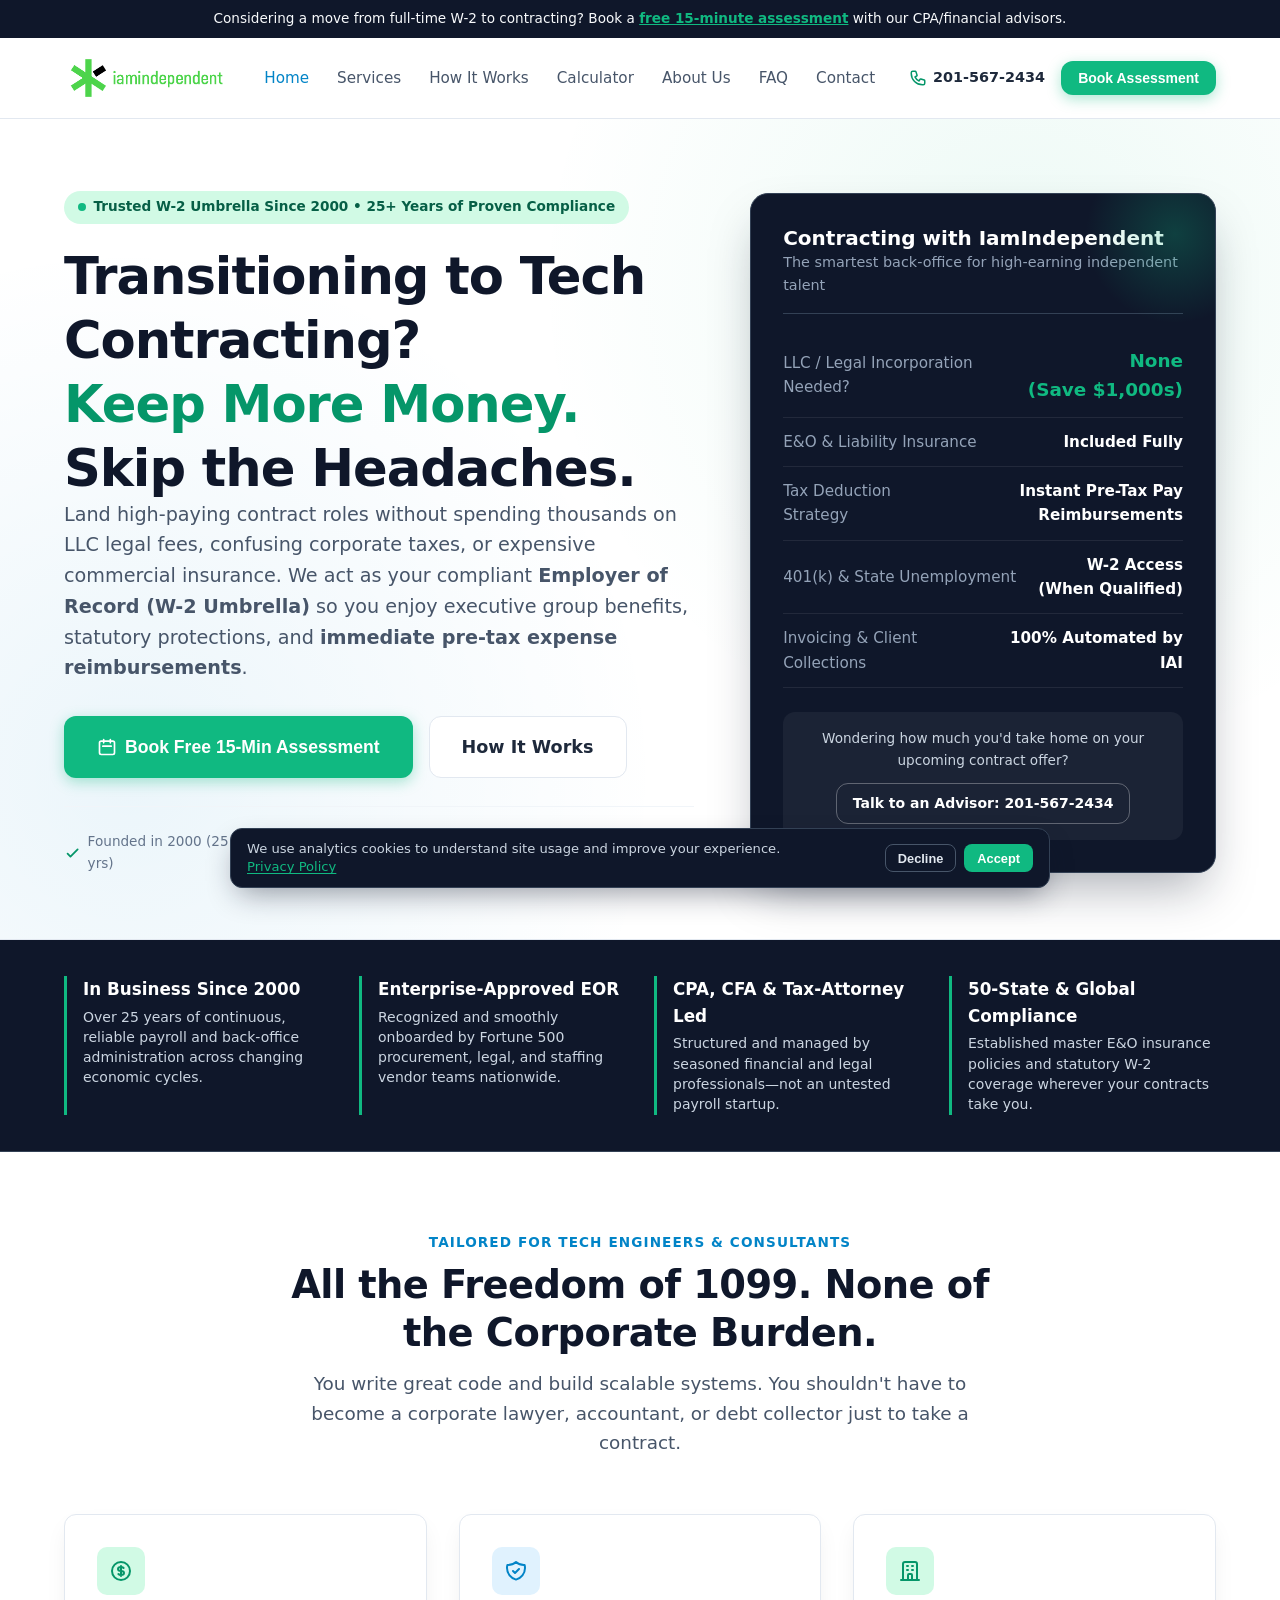
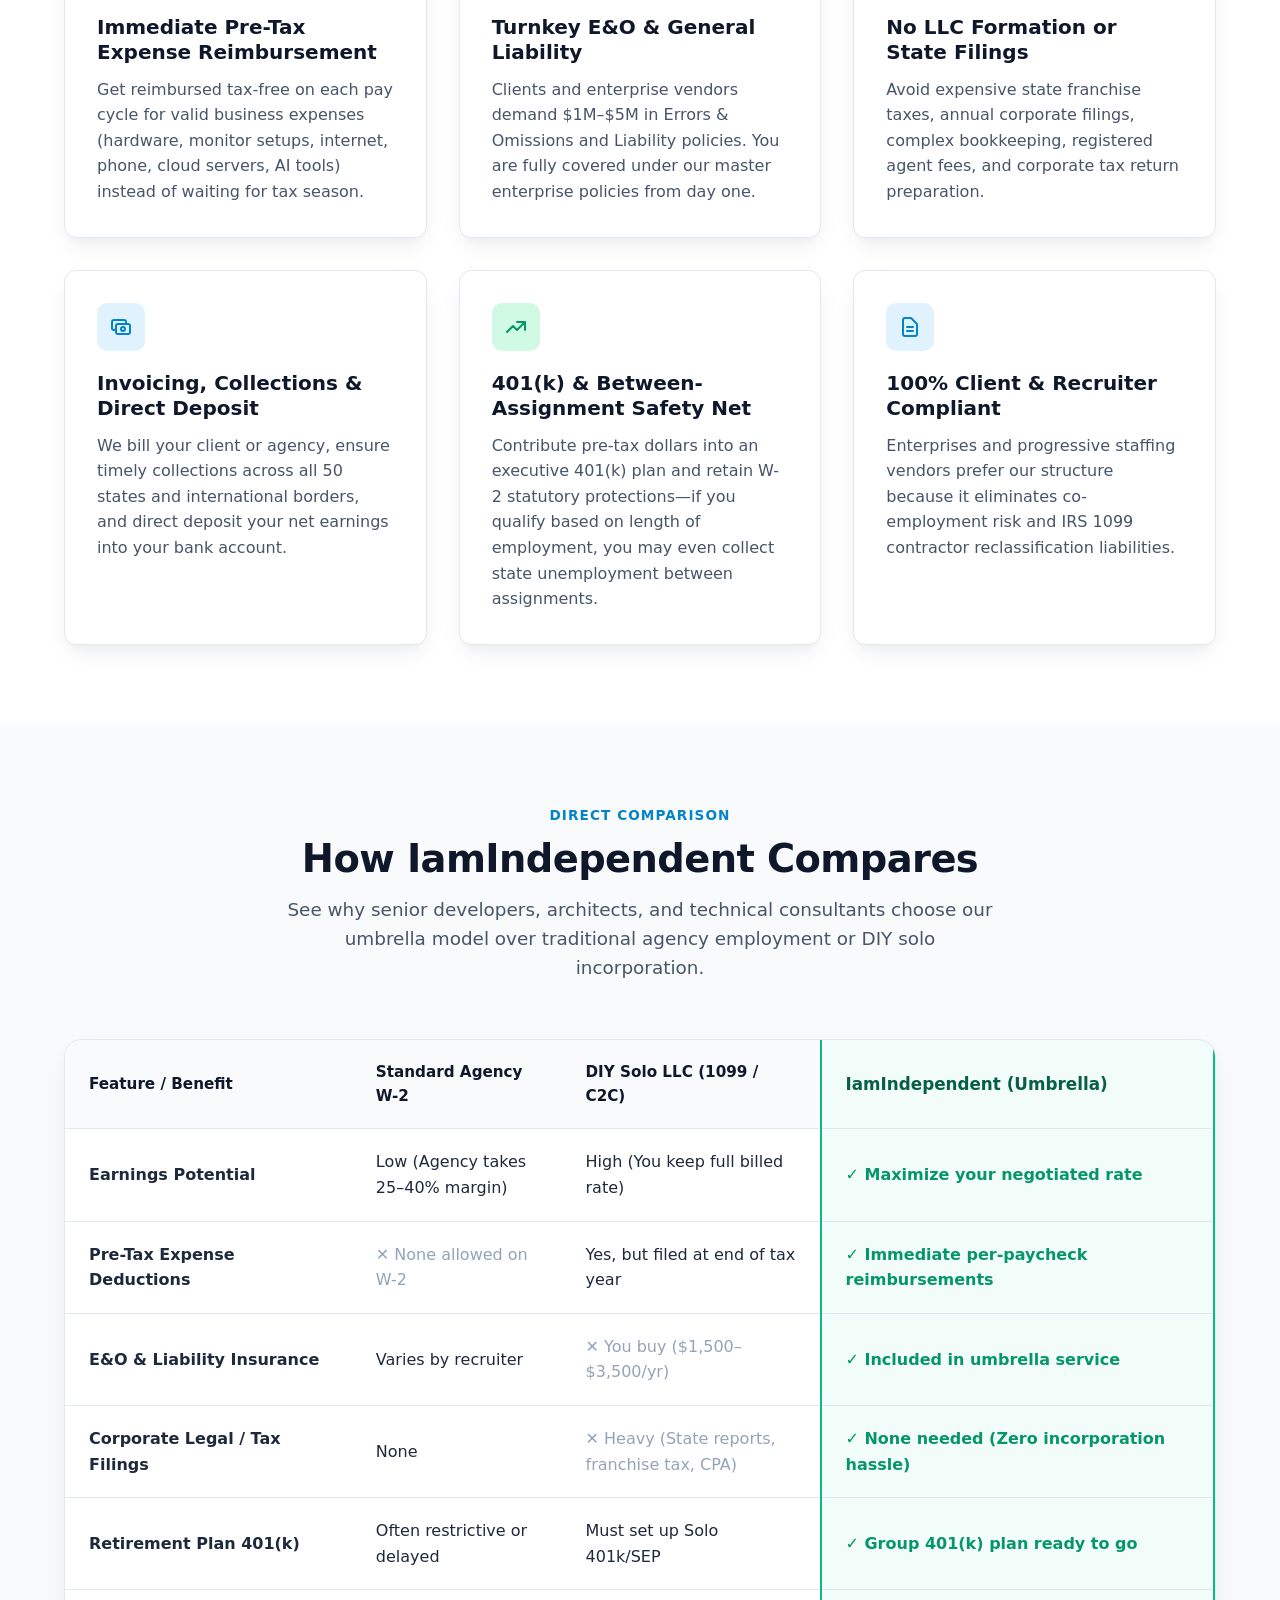
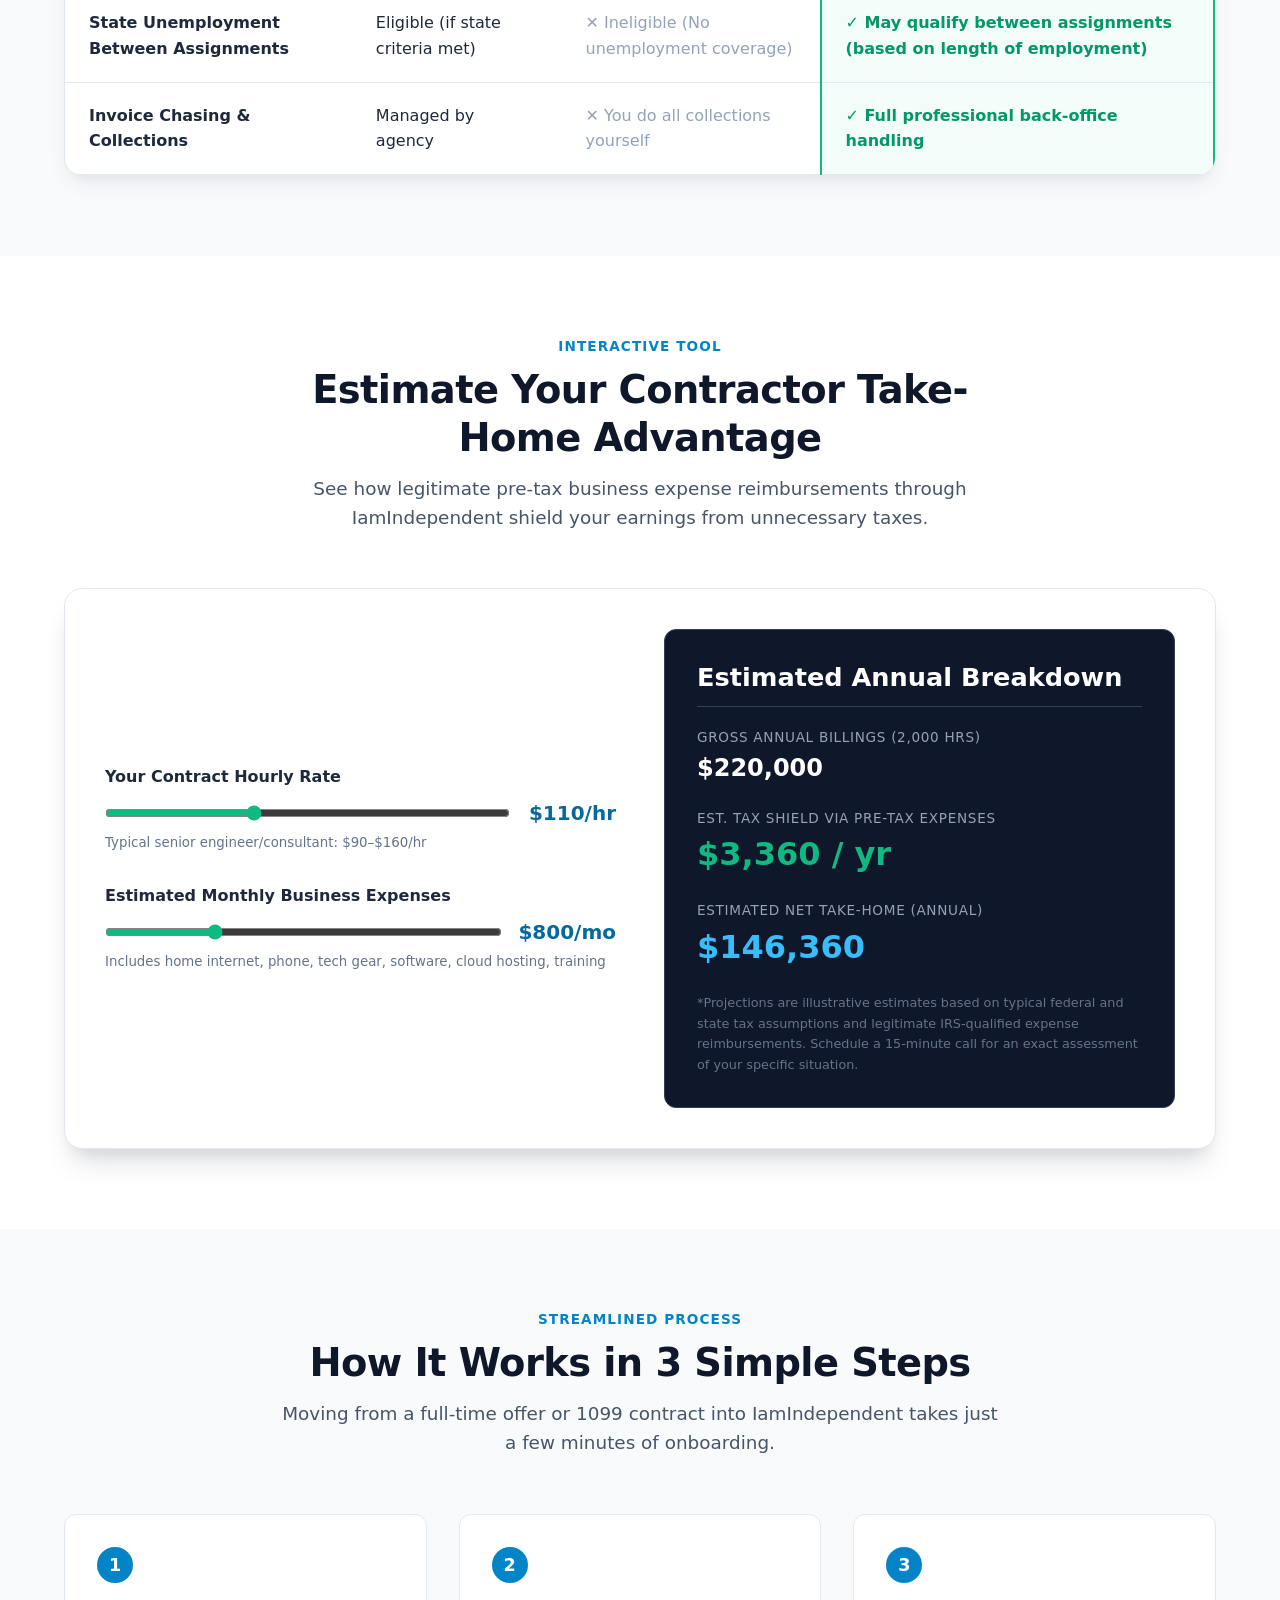
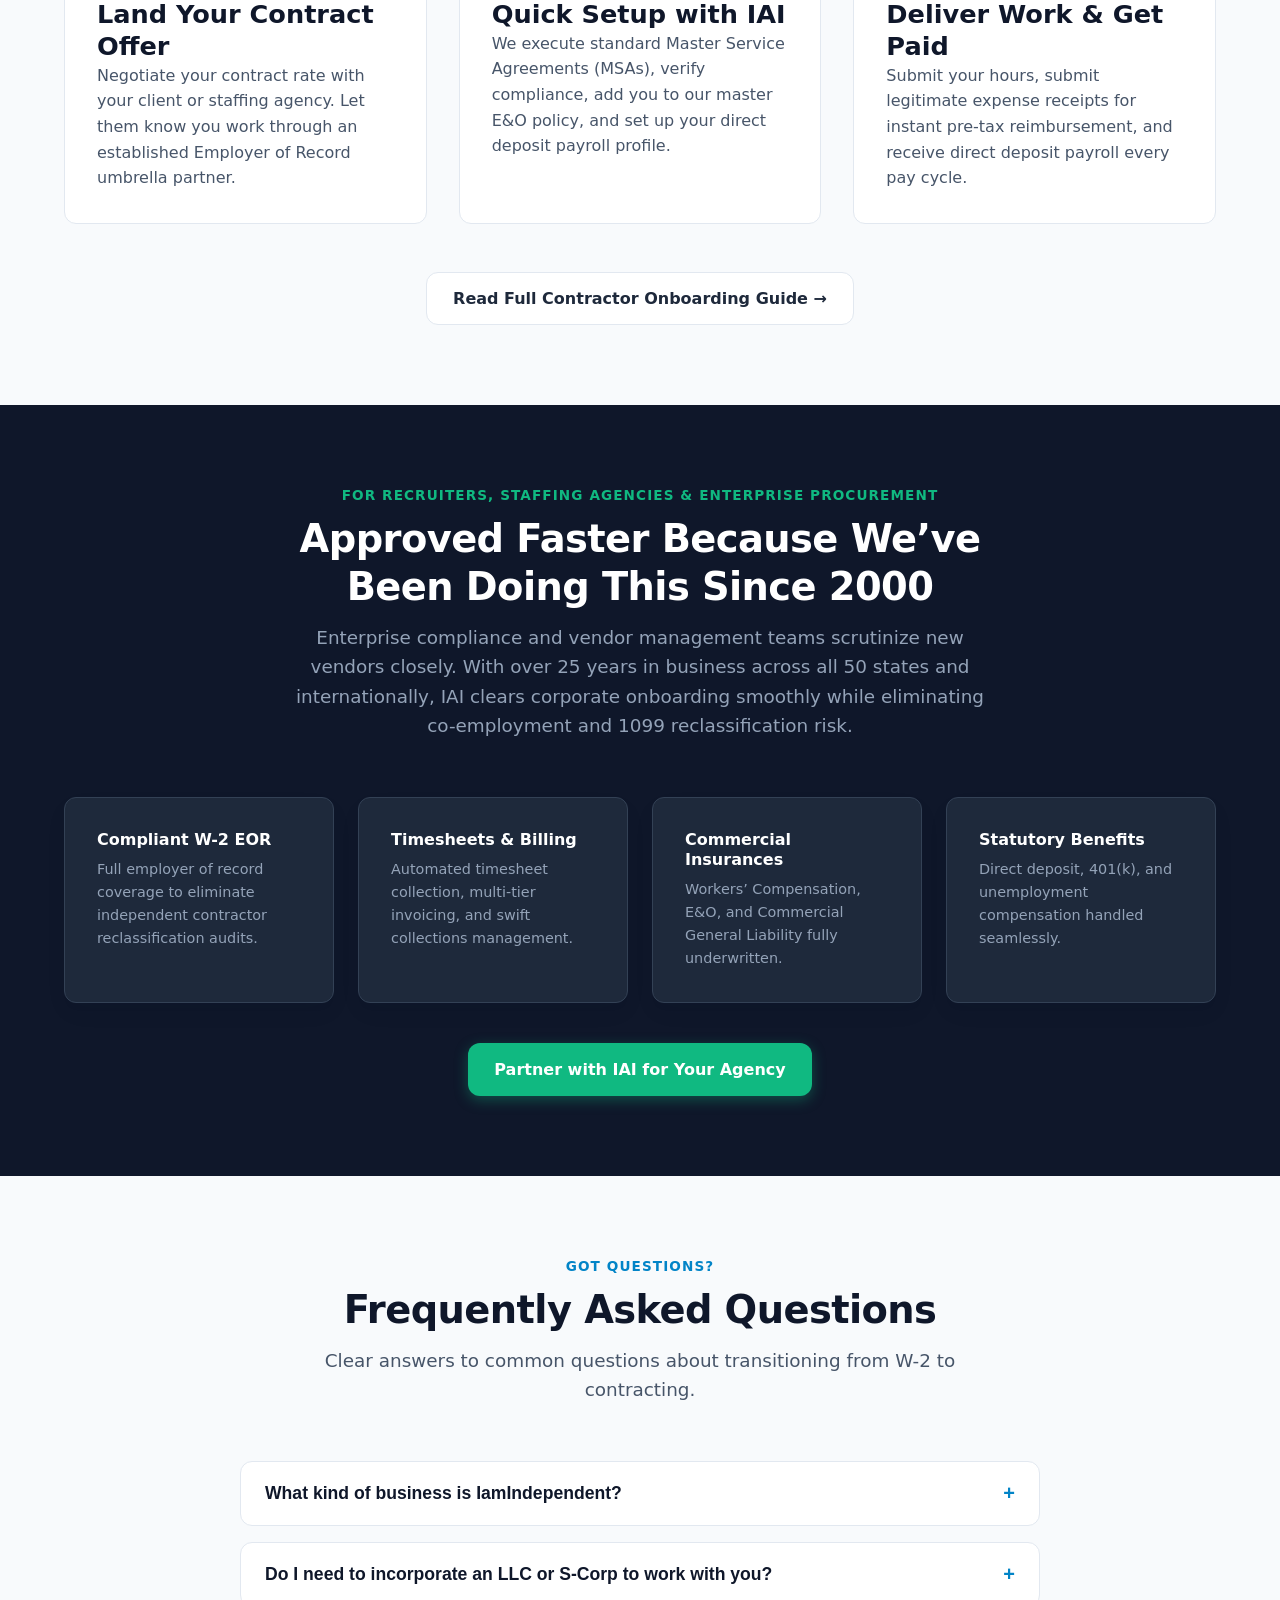
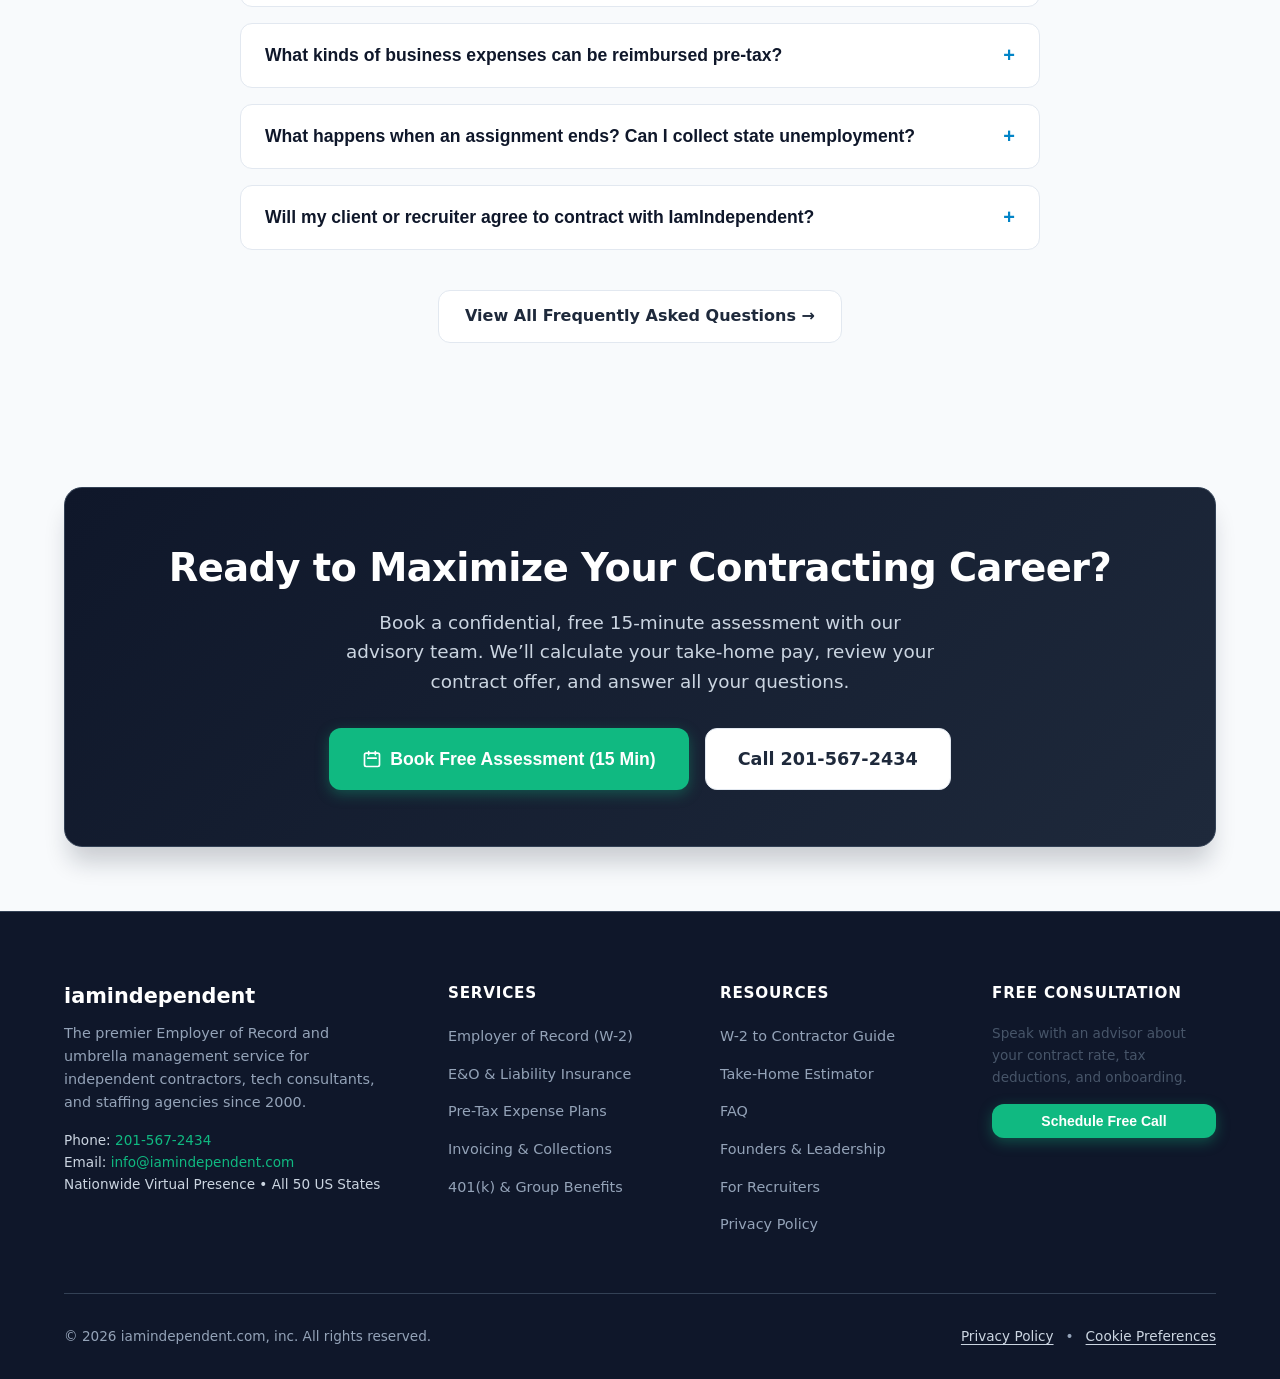
<file: index.html>
<!DOCTYPE html>
<html lang="en">
<head>
  <!-- Google tag (gtag.js) with Consent Mode v2 -->
  <script>
    window.dataLayer = window.dataLayer || [];
    function gtag(){dataLayer.push(arguments);}
    (function() {
      var saved = null;
      try { saved = localStorage.getItem('iai_cookie_consent'); } catch (e) {}
      var gpc = navigator.globalPrivacyControl === true;
      gtag('consent', 'default', {
        ad_storage: 'denied',
        ad_user_data: 'denied',
        ad_personalization: 'denied',
        analytics_storage: 'denied',
        region: ['AT','BE','BG','HR','CY','CZ','DK','EE','FI','FR','DE','GR','HU','IS','IE','IT','LV','LI','LT','LU','MT','NL','NO','PL','PT','RO','SK','SI','ES','SE','GB','CH'],
        wait_for_update: 500
      });
      gtag('consent', 'default', {
        ad_storage: 'denied',
        ad_user_data: 'denied',
        ad_personalization: 'denied',
        analytics_storage: (saved === 'denied' || (!saved && gpc)) ? 'denied' : 'granted'
      });
      if (saved === 'granted' || saved === 'denied') {
        gtag('consent', 'update', { analytics_storage: saved });
      }
    })();
  </script>
  <script async src="https://www.googletagmanager.com/gtag/js?id=G-ZEZWZV7GDF"></script>
  <script>
    gtag('js', new Date());
    gtag('config', 'G-ZEZWZV7GDF');
  </script>
  <meta charset="UTF-8">
  <meta name="viewport" content="width=device-width, initial-scale=1.0">
  <title>IamIndependent | Employer of Record & Umbrella Services for Tech Contractors</title>
  <meta name="description" content="Maximize your contract earnings without the tax and legal headache. IamIndependent provides W-2 Employer of Record, full E&O insurance, 401(k), and pre-tax expense reimbursements.">
  <link rel="stylesheet" href="assets/css/styles.css">
</head>
<body>

  <!-- Top Announcement Bar -->
  <aside class="top-notice">
    <span>Considering a move from full-time W-2 to contracting? Book a <a href="#booking" class="btn-open-modal">free 15-minute assessment</a> with our CPA/financial advisors.</span>
  </aside>

  <!-- Navigation Header -->
  <header class="header">
    <div class="container nav-container">
      <a href="index.html" class="brand">
        <img src="assets/images/logo.png" alt="iamindependent logo" width="165" height="48">
      </a>

      <ul class="nav-menu" id="navMenu">
        <li><a href="index.html" class="nav-link active">Home</a></li>
        <li><a href="services.html" class="nav-link">Services</a></li>
        <li><a href="how-it-works.html" class="nav-link">How It Works</a></li>
        <li><a href="#calculator" class="nav-link">Calculator</a></li>
        <li><a href="about.html" class="nav-link">About Us</a></li>
        <li><a href="faq.html" class="nav-link">FAQ</a></li>
        <li><a href="book.html" class="nav-link">Contact</a></li>
      </ul>

      <div class="nav-cta-group">
        <a href="tel:2015672434" class="nav-phone">
          <svg width="18" height="18" fill="none" stroke="currentColor" viewBox="0 0 24 24"><path stroke-linecap="round" stroke-linejoin="round" stroke-width="2" d="M3 5a2 2 0 012-2h3.28a1 1 0 01.948.684l1.498 4.493a1 1 0 01-.502 1.21l-2.257 1.13a11.042 11.042 0 005.516 5.516l1.13-2.257a1 1 0 011.21-.502l4.493 1.498a1 1 0 01.684.949V19a2 2 0 01-2 2h-1C9.716 21 3 14.284 3 6V5z"></path></svg>
          201-567-2434
        </a>
        <button class="btn btn-primary btn-sm btn-open-modal">Book Assessment</button>
        <button class="menu-toggle" id="menuToggle" aria-label="Toggle navigation">
          <svg width="24" height="24" fill="none" stroke="currentColor" viewBox="0 0 24 24"><path stroke-linecap="round" stroke-linejoin="round" stroke-width="2" d="M4 6h16M4 12h16M4 18h16"></path></svg>
        </button>
      </div>
    </div>
  </header>

  <!-- Hero Section -->
  <main>
    <section class="hero">
      <div class="container hero-grid">
        <div>
          <span class="badge">
            <span class="badge-dot"></span> Trusted W-2 Umbrella Since 2000 &bull; 25+ Years of Proven Compliance
          </span>
          <h1>Transitioning to Tech Contracting?<br><span class="text-accent">Keep More Money.</span> Skip the Headaches.</h1>
          <p class="lead">
            Land high-paying contract roles without spending thousands on LLC legal fees, confusing corporate taxes, or expensive commercial insurance. We act as your compliant <strong>Employer of Record (W-2 Umbrella)</strong> so you enjoy executive group benefits, statutory protections, and <strong>immediate pre-tax expense reimbursements</strong>.
          </p>

          <div class="hero-actions">
            <button class="btn btn-primary btn-lg btn-open-modal">
              <svg width="20" height="20" fill="none" stroke="currentColor" viewBox="0 0 24 24"><path stroke-linecap="round" stroke-linejoin="round" stroke-width="2" d="M8 7V3m8 4V3m-9 8h10M5 21h14a2 2 0 002-2V7a2 2 0 00-2-2H5a2 2 0 00-2 2v12a2 2 0 002 2z"></path></svg>
              Book Free 15-Min Assessment
            </button>
            <a href="how-it-works.html" class="btn btn-secondary btn-lg">How It Works</a>
          </div>

          <div class="hero-trust">
            <div class="trust-item">
              <svg width="18" height="18" fill="none" stroke="currentColor" viewBox="0 0 24 24"><path stroke-linecap="round" stroke-linejoin="round" stroke-width="2.5" d="M5 13l4 4L19 7"></path></svg>
              <span>Founded in 2000 (25+ yrs)</span>
            </div>
            <div class="trust-item">
              <svg width="18" height="18" fill="none" stroke="currentColor" viewBox="0 0 24 24"><path stroke-linecap="round" stroke-linejoin="round" stroke-width="2.5" d="M5 13l4 4L19 7"></path></svg>
              <span>Founded by CPAs & CFA</span>
            </div>
            <div class="trust-item">
              <svg width="18" height="18" fill="none" stroke="currentColor" viewBox="0 0 24 24"><path stroke-linecap="round" stroke-linejoin="round" stroke-width="2.5" d="M5 13l4 4L19 7"></path></svg>
              <span>50-State & Global Coverage</span>
            </div>
          </div>
        </div>

        <!-- Hero Snapshot Card -->
        <div class="hero-card">
          <div class="hero-card-header">
            <h3>Contracting with IamIndependent</h3>
            <p>The smartest back-office for high-earning independent talent</p>
          </div>

          <div class="stat-row">
            <span class="stat-label">LLC / Legal Incorporation Needed?</span>
            <span class="stat-value highlight">None<br>(Save&nbsp;$1,000s)</span>
          </div>
          <div class="stat-row">
            <span class="stat-label">E&O & Liability Insurance</span>
            <span class="stat-value">Included Fully</span>
          </div>
          <div class="stat-row">
            <span class="stat-label">Tax Deduction Strategy</span>
            <span class="stat-value">Instant Pre-Tax Pay Reimbursements</span>
          </div>
          <div class="stat-row">
            <span class="stat-label">401(k) &amp; State Unemployment</span>
            <span class="stat-value">W-2&nbsp;Access<br>(When&nbsp;Qualified)</span>
          </div>
          <div class="stat-row">
            <span class="stat-label">Invoicing & Client Collections</span>
            <span class="stat-value">100% Automated by IAI</span>
          </div>

          <div class="hero-card-cta">
            <p>Wondering how much you'd take home on your upcoming contract offer?</p>
            <a href="tel:2015672434" class="btn btn-outline btn-sm">Talk to an Advisor: 201-567-2434</a>
          </div>
        </div>
      </div>
    </section>

    <!-- 25+ Year Track Record & Enterprise Credibility Strip -->
    <section class="track-record-bar" aria-label="Company Track Record">
      <div class="container track-record-grid">
        <div class="track-record-item">
          <strong>In Business Since 2000</strong>
          <span>Over 25 years of continuous, reliable payroll and back-office administration across changing economic cycles.</span>
        </div>
        <div class="track-record-item">
          <strong>Enterprise-Approved EOR</strong>
          <span>Recognized and smoothly onboarded by Fortune 500 procurement, legal, and staffing vendor teams nationwide.</span>
        </div>
        <div class="track-record-item">
          <strong>CPA, CFA &amp; Tax-Attorney Led</strong>
          <span>Structured and managed by seasoned financial and legal professionals—not an untested payroll startup.</span>
        </div>
        <div class="track-record-item">
          <strong>50-State &amp; Global Compliance</strong>
          <span>Established master E&amp;O insurance policies and statutory W-2 coverage wherever your contracts take you.</span>
        </div>
      </div>
    </section>

    <!-- Why Independent Tech Pros Choose IAI -->
    <section class="section section-alt">
      <div class="container">
        <div class="section-header">
          <span class="subheading">Tailored for Tech Engineers & Consultants</span>
          <h2>All the Freedom of 1099. None of the Corporate Burden.</h2>
          <p>You write great code and build scalable systems. You shouldn't have to become a corporate lawyer, accountant, or debt collector just to take a contract.</p>
        </div>

        <div class="grid-3">
          <div class="card">
            <div class="card-icon emerald">
              <svg width="24" height="24" fill="none" stroke="currentColor" viewBox="0 0 24 24"><path stroke-linecap="round" stroke-linejoin="round" stroke-width="2" d="M12 8c-1.657 0-3 .895-3 2s1.343 2 3 2 3 .895 3 2-1.343 2-3 2m0-8c1.11 0 2.08.402 2.599 1M12 8V7m0 1v8m0 0v1m0-1c-1.11 0-2.08-.402-2.599-1M21 12a9 9 0 11-18 0 9 9 0 0118 0z"></path></svg>
            </div>
            <h3>Immediate Pre-Tax Expense Reimbursement</h3>
            <p>Get reimbursed tax-free on each pay cycle for valid business expenses (hardware, monitor setups, internet, phone, cloud servers, AI tools) instead of waiting for tax season.</p>
          </div>

          <div class="card">
            <div class="card-icon">
              <svg width="24" height="24" fill="none" stroke="currentColor" viewBox="0 0 24 24"><path stroke-linecap="round" stroke-linejoin="round" stroke-width="2" d="M9 12l2 2 4-4m5.618-4.016A11.955 11.955 0 0112 2.944a11.955 11.955 0 01-8.618 3.04A12.02 12.02 0 003 9c0 5.591 3.824 10.29 9 11.622 5.176-1.332 9-6.03 9-11.622 0-1.042-.133-2.052-.382-3.016z"></path></svg>
            </div>
            <h3>Turnkey E&O & General Liability</h3>
            <p>Clients and enterprise vendors demand $1M–$5M in Errors & Omissions and Liability policies. You are fully covered under our master enterprise policies from day one.</p>
          </div>

          <div class="card">
            <div class="card-icon emerald">
              <svg width="24" height="24" fill="none" stroke="currentColor" viewBox="0 0 24 24"><path stroke-linecap="round" stroke-linejoin="round" stroke-width="2" d="M19 21V5a2 2 0 00-2-2H7a2 2 0 00-2 2v16m14 0h2m-2 0h-5m-9 0H3m2 0h5M9 7h1m-1 4h1m4-4h1m-1 4h1m-5 10v-5a1 1 0 011-1h2a1 1 0 011 1v5m-4 0h4"></path></svg>
            </div>
            <h3>No LLC Formation or State Filings</h3>
            <p>Avoid expensive state franchise taxes, annual corporate filings, complex bookkeeping, registered agent fees, and corporate tax return preparation.</p>
          </div>

          <div class="card">
            <div class="card-icon">
              <svg width="24" height="24" fill="none" stroke="currentColor" viewBox="0 0 24 24"><path stroke-linecap="round" stroke-linejoin="round" stroke-width="2" d="M17 9V7a2 2 0 00-2-2H5a2 2 0 00-2 2v6a2 2 0 002 2h2m2 4h10a2 2 0 002-2v-6a2 2 0 00-2-2H9a2 2 0 00-2 2v6a2 2 0 002 2zm7-5a2 2 0 11-4 0 2 2 0 014 0z"></path></svg>
            </div>
            <h3>Invoicing, Collections & Direct Deposit</h3>
            <p>We bill your client or agency, ensure timely collections across all 50 states and international borders, and direct deposit your net earnings into your bank account.</p>
          </div>

          <div class="card">
            <div class="card-icon emerald">
              <svg width="24" height="24" fill="none" stroke="currentColor" viewBox="0 0 24 24"><path stroke-linecap="round" stroke-linejoin="round" stroke-width="2" d="M13 7h8m0 0v8m0-8l-8 8-4-4-6 6"></path></svg>
            </div>
            <h3>401(k) &amp; Between-Assignment Safety Net</h3>
            <p>Contribute pre-tax dollars into an executive 401(k) plan and retain W-2 statutory protections—if you qualify based on length of employment, you may even collect state unemployment between assignments.</p>
          </div>

          <div class="card">
            <div class="card-icon">
              <svg width="24" height="24" fill="none" stroke="currentColor" viewBox="0 0 24 24"><path stroke-linecap="round" stroke-linejoin="round" stroke-width="2" d="M9 12h6m-6 4h6m2 5H7a2 2 0 01-2-2V5a2 2 0 012-2h5.586a1 1 0 01.707.293l5.414 5.414a1 1 0 01.293.707V19a2 2 0 01-2 2z"></path></svg>
            </div>
            <h3>100% Client & Recruiter Compliant</h3>
            <p>Enterprises and progressive staffing vendors prefer our structure because it eliminates co-employment risk and IRS 1099 contractor reclassification liabilities.</p>
          </div>
        </div>
      </div>
    </section>

    <!-- Side-by-Side Comparison Section -->
    <section class="section">
      <div class="container">
        <div class="section-header">
          <span class="subheading">Direct Comparison</span>
          <h2>How IamIndependent Compares</h2>
          <p>See why senior developers, architects, and technical consultants choose our umbrella model over traditional agency employment or DIY solo incorporation.</p>
        </div>

        <div class="comparison-table-wrapper">
          <table class="comparison-table">
            <thead>
              <tr>
                <th>Feature / Benefit</th>
                <th>Standard Agency W-2</th>
                <th>DIY Solo LLC (1099 / C2C)</th>
                <th class="highlight-col">IamIndependent (Umbrella)</th>
              </tr>
            </thead>
            <tbody>
              <tr>
                <td><strong>Earnings Potential</strong></td>
                <td>Low (Agency takes 25–40% margin)</td>
                <td>High (You keep full billed rate)</td>
                <td class="highlight-col"><span class="check-yes">✓ Maximize your negotiated rate</span></td>
              </tr>
              <tr>
                <td><strong>Pre-Tax Expense Deductions</strong></td>
                <td><span class="check-no">✕ None allowed on W-2</span></td>
                <td>Yes, but filed at end of tax year</td>
                <td class="highlight-col"><span class="check-yes">✓ Immediate per-paycheck reimbursements</span></td>
              </tr>
              <tr>
                <td><strong>E&O & Liability Insurance</strong></td>
                <td>Varies by recruiter</td>
                <td><span class="check-no">✕ You buy ($1,500–$3,500/yr)</span></td>
                <td class="highlight-col"><span class="check-yes">✓ Included in umbrella service</span></td>
              </tr>
              <tr>
                <td><strong>Corporate Legal / Tax Filings</strong></td>
                <td>None</td>
                <td><span class="check-no">✕ Heavy (State reports, franchise tax, CPA)</span></td>
                <td class="highlight-col"><span class="check-yes">✓ None needed (Zero incorporation hassle)</span></td>
              </tr>
              <tr>
                <td><strong>Retirement Plan 401(k)</strong></td>
                <td>Often restrictive or delayed</td>
                <td>Must set up Solo 401k/SEP</td>
                <td class="highlight-col"><span class="check-yes">✓ Group 401(k) plan ready to go</span></td>
              </tr>
              <tr>
                <td><strong>State Unemployment Between Assignments</strong></td>
                <td>Eligible (if state criteria met)</td>
                <td><span class="check-no">✕ Ineligible (No unemployment coverage)</span></td>
                <td class="highlight-col"><span class="check-yes">✓ May qualify between assignments (based on length of employment)</span></td>
              </tr>
              <tr>
                <td><strong>Invoice Chasing & Collections</strong></td>
                <td>Managed by agency</td>
                <td><span class="check-no">✕ You do all collections yourself</span></td>
                <td class="highlight-col"><span class="check-yes">✓ Full professional back-office handling</span></td>
              </tr>
            </tbody>
          </table>
        </div>
      </div>
    </section>

    <!-- Interactive Calculator Section -->
    <section class="section section-alt" id="calculator">
      <div class="container">
        <div class="section-header">
          <span class="subheading">Interactive Tool</span>
          <h2>Estimate Your Contractor Take-Home Advantage</h2>
          <p>See how legitimate pre-tax business expense reimbursements through IamIndependent shield your earnings from unnecessary taxes.</p>
        </div>

        <div class="calc-card">
          <div class="calc-inputs">
            <div class="calc-group">
              <label for="hourlyRate">Your Contract Hourly Rate</label>
              <div class="range-wrap">
                <input type="range" id="hourlyRate" class="range-slider" min="30" max="250" step="5" value="110">
                <span id="hourlyRateVal" class="range-val">$110/hr</span>
              </div>
              <small style="color:#64748b;">Typical senior engineer/consultant: $90–$160/hr</small>
            </div>

            <div class="calc-group">
              <label for="monthlyExpenses">Estimated Monthly Business Expenses</label>
              <div class="range-wrap">
                <input type="range" id="monthlyExpenses" class="range-slider" min="0" max="3000" step="100" value="800">
                <span id="monthlyExpensesVal" class="range-val">$800/mo</span>
              </div>
              <small style="color:#64748b;">Includes home internet, phone, tech gear, software, cloud hosting, training</small>
            </div>
          </div>

          <div class="calc-results">
            <h3>Estimated Annual Breakdown</h3>

            <div class="result-metric">
              <div class="label">Gross Annual Billings (2,000 hrs)</div>
              <div class="value" id="calcGross" style="font-size: 1.5rem; color:#ffffff;">$220,000</div>
            </div>

            <div class="result-metric">
              <div class="label">Est. Tax Shield via Pre-Tax Expenses</div>
              <div class="value" id="calcTaxSavings">$3,360 / yr</div>
            </div>

            <div class="result-metric">
              <div class="label">Estimated Net Take-Home (Annual)</div>
              <div class="value" id="calcTakeHome" style="color:#38bdf8;">$146,360</div>
            </div>

            <p class="result-note">
              *Projections are illustrative estimates based on typical federal and state tax assumptions and legitimate IRS-qualified expense reimbursements. Schedule a 15-minute call for an exact assessment of your specific situation.
            </p>
          </div>
        </div>
      </div>
    </section>

    <!-- 3-Step Simple Onboarding Workflow -->
    <section class="section">
      <div class="container">
        <div class="section-header">
          <span class="subheading">Streamlined Process</span>
          <h2>How It Works in 3 Simple Steps</h2>
          <p>Moving from a full-time offer or 1099 contract into IamIndependent takes just a few minutes of onboarding.</p>
        </div>

        <div class="grid-3">
          <div class="step-card">
            <div class="step-num">1</div>
            <h3>Land Your Contract Offer</h3>
            <p>Negotiate your contract rate with your client or staffing agency. Let them know you work through an established Employer of Record umbrella partner.</p>
          </div>

          <div class="step-card">
            <div class="step-num">2</div>
            <h3>Quick Setup with IAI</h3>
            <p>We execute standard Master Service Agreements (MSAs), verify compliance, add you to our master E&O policy, and set up your direct deposit payroll profile.</p>
          </div>

          <div class="step-card">
            <div class="step-num">3</div>
            <h3>Deliver Work & Get Paid</h3>
            <p>Submit your hours, submit legitimate expense receipts for instant pre-tax reimbursement, and receive direct deposit payroll every pay cycle.</p>
          </div>
        </div>

        <div style="text-align: center; margin-top: 3rem;">
          <a href="how-it-works.html" class="btn btn-secondary">Read Full Contractor Onboarding Guide &rarr;</a>
        </div>
      </div>
    </section>

    <!-- Dedicated Solutions for Recruiters & Staffing Vendors -->
    <section class="section section-dark">
      <div class="container">
        <div class="section-header">
          <span class="subheading" style="color: var(--accent);">For Recruiters, Staffing Agencies &amp; Enterprise Procurement</span>
          <h2>Approved Faster Because We’ve Been Doing This Since 2000</h2>
          <p>Enterprise compliance and vendor management teams scrutinize new vendors closely. With over 25 years in business across all 50 states and internationally, IAI clears corporate onboarding smoothly while eliminating co-employment and 1099 reclassification risk.</p>
        </div>

        <div class="grid-4">
          <div class="card" style="background: var(--dark-surface); border-color: var(--dark-border); color: #ffffff;">
            <h4 style="color:#ffffff; margin-bottom: 0.5rem;">Compliant W-2 EOR</h4>
            <p style="font-size:0.9rem; color:#94a3b8;">Full employer of record coverage to eliminate independent contractor reclassification audits.</p>
          </div>
          <div class="card" style="background: var(--dark-surface); border-color: var(--dark-border); color: #ffffff;">
            <h4 style="color:#ffffff; margin-bottom: 0.5rem;">Timesheets & Billing</h4>
            <p style="font-size:0.9rem; color:#94a3b8;">Automated timesheet collection, multi-tier invoicing, and swift collections management.</p>
          </div>
          <div class="card" style="background: var(--dark-surface); border-color: var(--dark-border); color: #ffffff;">
            <h4 style="color:#ffffff; margin-bottom: 0.5rem;">Commercial Insurances</h4>
            <p style="font-size:0.9rem; color:#94a3b8;">Workers’ Compensation, E&O, and Commercial General Liability fully underwritten.</p>
          </div>
          <div class="card" style="background: var(--dark-surface); border-color: var(--dark-border); color: #ffffff;">
            <h4 style="color:#ffffff; margin-bottom: 0.5rem;">Statutory Benefits</h4>
            <p style="font-size:0.9rem; color:#94a3b8;">Direct deposit, 401(k), and unemployment compensation handled seamlessly.</p>
          </div>
        </div>

        <div style="text-align: center; margin-top: 2.5rem;">
          <a href="book.html" class="btn btn-primary">Partner with IAI for Your Agency</a>
        </div>
      </div>
    </section>

    <!-- FAQ Preview Section -->
    <section class="section">
      <div class="container">
        <div class="section-header">
          <span class="subheading">Got Questions?</span>
          <h2>Frequently Asked Questions</h2>
          <p>Clear answers to common questions about transitioning from W-2 to contracting.</p>
        </div>

        <div class="faq-list">
          <div class="faq-item">
            <button class="faq-question">
              <span>What kind of business is IamIndependent?</span>
              <span class="faq-toggle-icon">+</span>
            </button>
            <div class="faq-answer">
              <p>Founded in 2000, iamindependent, inc. is an established business processing outsourcer and Employer of Record (umbrella company) with over 25 years of continuous service. We become your legal employer of record. Essentially, you work as an independent contractor controlling your projects and rates, while receiving all the benefits of a traditional W-2 employee plus the tax advantages of an independent contractor — including immediate reimbursement for IRS-approved business expenses.</p>
            </div>
          </div>

          <div class="faq-item">
            <button class="faq-question">
              <span>Do I need to incorporate an LLC or S-Corp to work with you?</span>
              <span class="faq-toggle-icon">+</span>
            </button>
            <div class="faq-answer">
              <p>No! That is one of the greatest benefits of IamIndependent. Because IAI acts as your W-2 Employer of Record, you do not need to spend money incorporating, paying annual state fees, filing separate corporate returns, or carrying individual commercial insurance policies.</p>
            </div>
          </div>

          <div class="faq-item">
            <button class="faq-question">
              <span>What kinds of business expenses can be reimbursed pre-tax?</span>
              <span class="faq-toggle-icon">+</span>
            </button>
            <div class="faq-answer">
              <p>Under our IRS-compliant accountable expense plan, legitimate expenses necessary for your consulting work — such as developer laptops, second monitors, home office internet, mobile phone usage, software licenses, AWS/cloud hosting labs, books, and professional training — can be reimbursed tax-free directly from your gross billing before payroll taxes are calculated.</p>
            </div>
          </div>

          <div class="faq-item">
            <button class="faq-question">
              <span>What happens when an assignment ends? Can I collect state unemployment?</span>
              <span class="faq-toggle-icon">+</span>
            </button>
            <div class="faq-answer">
              <p>Unlike solo 1099 or LLC contractors—who generally cannot collect traditional state unemployment—joining IamIndependent places you on compliant W-2 payroll where statutory unemployment insurance is paid on your behalf. If you qualify based on your state's length-of-employment and wage requirements, joining IamIndependent may allow you to collect state unemployment benefits between assignments.</p>
            </div>
          </div>

          <div class="faq-item">
            <button class="faq-question">
              <span>Will my client or recruiter agree to contract with IamIndependent?</span>
              <span class="faq-toggle-icon">+</span>
            </button>
            <div class="faq-answer">
              <p>Yes. Corporate procurement teams and staffing agencies strongly prefer contracting with an established W-2 Employer of Record—especially one that has been in business since 2000. Our 25+ year operating history, CPA/attorney leadership, and underwritten commercial insurance policies allow enterprise vendor management teams to approve IAI quickly while removing IRS 1099 misclassification and co-employment risks.</p>
            </div>
          </div>
        </div>

        <div style="text-align: center; margin-top: 2.5rem;">
          <a href="faq.html" class="btn btn-secondary">View All Frequently Asked Questions &rarr;</a>
        </div>
      </div>
    </section>

    <!-- Call to Action Banner -->
    <section class="container" id="booking">
      <div class="cta-banner">
        <h2>Ready to Maximize Your Contracting Career?</h2>
        <p>Book a confidential, free 15-minute assessment with our advisory team. We’ll calculate your take-home pay, review your contract offer, and answer all your questions.</p>
        <div class="cta-buttons">
          <button class="btn btn-primary btn-lg btn-open-modal">
            <svg width="20" height="20" fill="none" stroke="currentColor" viewBox="0 0 24 24"><path stroke-linecap="round" stroke-linejoin="round" stroke-width="2" d="M8 7V3m8 4V3m-9 8h10M5 21h14a2 2 0 002-2V7a2 2 0 00-2-2H5a2 2 0 00-2 2v12a2 2 0 002 2z"></path></svg>
            Book Free Assessment (15 Min)
          </button>
          <a href="tel:2015672434" class="btn btn-secondary btn-lg">Call 201-567-2434</a>
        </div>
      </div>
    </section>
  </main>

  <!-- Assessment Booking Modal -->
  <div class="modal-overlay" id="bookingModal" role="dialog" aria-modal="true" aria-labelledby="modalTitle">
    <div class="modal-content">
      <button class="modal-close" id="closeModal" aria-label="Close modal">&times;</button>
      <div style="text-align: center; margin-bottom: 1.25rem;">
        <span class="badge" style="margin-bottom: 0.5rem;">100% Free &amp; Confidential</span>
        <h3 id="modalTitle" style="margin-top: 0.25rem;">Book Your 15-Minute Assessment</h3>
        <p style="font-size:0.95rem; color:#64748b; margin-top: 0.35rem;">
          Review your contract rate, calculate pre-tax expense savings, and get answers from our CPA/CFA advisory team.
        </p>
      </div>

      <!-- Option 1: Instant Calendar Booking (New Tab) -->
      <div class="modal-calendar-box">
        <a href="https://calendly.com/zev-iamindependent/30min" target="_blank" rel="noopener noreferrer" class="btn btn-primary btn-calendly js-calendly-link">
          <svg width="20" height="20" fill="none" stroke="currentColor" viewBox="0 0 24 24"><path stroke-linecap="round" stroke-linejoin="round" stroke-width="2" d="M8 7V3m8 4V3m-9 8h10M5 21h14a2 2 0 002-2V7a2 2 0 00-2-2H5a2 2 0 00-2 2v12a2 2 0 002 2z"></path></svg>
          Pick a Time on Calendly
          <svg width="16" height="16" fill="none" stroke="currentColor" viewBox="0 0 24 24"><path stroke-linecap="round" stroke-linejoin="round" stroke-width="2" d="M10 6H6a2 2 0 00-2 2v10a2 2 0 002 2h10a2 2 0 002-2v-4M14 4h6m0 0v6m0-6L10 14"></path></svg>
        </a>
        <div class="modal-calendar-meta">
          <span>&#10003; Opens in a new tab</span>
          <span>&#10003; Instant calendar invite</span>
          <span>&#10003; No obligation</span>
        </div>
      </div>

      <div class="modal-divider">
        <span>Or Reach Us Directly</span>
      </div>

      <!-- Option 2 & 3: Direct Phone & Email (mailto:) -->
      <div class="modal-direct-grid">
        <a href="tel:2015672434" class="modal-direct-card">
          <div class="modal-direct-icon" style="background:var(--accent-light); color:var(--accent-dark);">
            <svg width="20" height="20" fill="none" stroke="currentColor" viewBox="0 0 24 24"><path stroke-linecap="round" stroke-linejoin="round" stroke-width="2" d="M3 5a2 2 0 012-2h3.28a1 1 0 01.948.684l1.498 4.493a1 1 0 01-.502 1.21l-2.257 1.13a11.042 11.042 0 005.516 5.516l1.13-2.257a1 1 0 011.21-.502l4.493 1.498a1 1 0 01.684.949V19a2 2 0 01-2 2h-1C9.716 21 3 14.284 3 6V5z"></path></svg>
          </div>
          <strong>Call an Advisor</strong>
          <span class="direct-link-text">201-567-2434</span>
          <small>Mon &ndash; Fri, 9am &ndash; 6pm EST</small>
        </a>

        <a href="mailto:info@iamindependent.com?subject=Contractor%20Assessment%20Inquiry" class="modal-direct-card">
          <div class="modal-direct-icon" style="background:var(--primary-light); color:var(--primary);">
            <svg width="20" height="20" fill="none" stroke="currentColor" viewBox="0 0 24 24"><path stroke-linecap="round" stroke-linejoin="round" stroke-width="2" d="M3 8l7.89 5.26a2 2 0 002.22 0L21 8M5 19h14a2 2 0 002-2V7a2 2 0 00-2-2H5a2 2 0 00-2 2v10a2 2 0 002 2z"></path></svg>
          </div>
          <strong>Email Our Team</strong>
          <span class="direct-link-text">info@iamindependent.com</span>
          <small>Replies within 1 business day</small>
        </a>
      </div>
    </div>
  </div>

  <!-- Site Footer -->
  <footer class="footer">
    <div class="container">
      <div class="footer-grid">
        <div class="footer-brand">
          <h4 style="color:#ffffff;">iamindependent</h4>
          <p>The premier Employer of Record and umbrella management service for independent contractors, tech consultants, and staffing agencies since 2000.</p>
          <p style="margin-top: 1rem; font-size: 0.85rem; color:#cbd5e1;">
            Phone: <a href="tel:2015672434" style="color:var(--accent);">201-567-2434</a><br>
            Email: <a href="mailto:info@iamindependent.com" style="color:var(--accent);">info@iamindependent.com</a><br>
            Nationwide Virtual Presence &bull; All 50 US States
          </p>
        </div>

        <div class="footer-col">
          <h5>Services</h5>
          <ul class="footer-links">
            <li><a href="services.html#eor">Employer of Record (W-2)</a></li>
            <li><a href="services.html#insurance">E&O & Liability Insurance</a></li>
            <li><a href="services.html#expenses">Pre-Tax Expense Plans</a></li>
            <li><a href="services.html#invoicing">Invoicing & Collections</a></li>
            <li><a href="services.html#benefits">401(k) & Group Benefits</a></li>
          </ul>
        </div>

        <div class="footer-col">
          <h5>Resources</h5>
          <ul class="footer-links">
            <li><a href="how-it-works.html">W-2 to Contractor Guide</a></li>
            <li><a href="index.html#calculator">Take-Home Estimator</a></li>
            <li><a href="faq.html">FAQ</a></li>
            <li><a href="about.html">Founders & Leadership</a></li>
            <li><a href="book.html">For Recruiters</a></li>
            <li><a href="privacy-policy.html">Privacy Policy</a></li>
          </ul>
        </div>

        <div class="footer-col">
          <h5>Free Consultation</h5>
          <p style="font-size:0.85rem; margin-bottom:1rem;">Speak with an advisor about your contract rate, tax deductions, and onboarding.</p>
          <button class="btn btn-primary btn-sm btn-open-modal" style="width:100%;">Schedule Free Call</button>
        </div>
      </div>

      <div class="footer-bottom">
        <div>&copy; 2026 iamindependent.com, inc. All rights reserved.</div>
        <div class="footer-legal-links">
          <a href="privacy-policy.html">Privacy Policy</a>
          <span aria-hidden="true">&bull;</span>
          <button type="button" class="js-cookie-preferences">Cookie Preferences</button>
        </div>
      </div>
    </div>
  </footer>

  <script src="assets/js/main.js"></script>
</body>
</html>
</file>
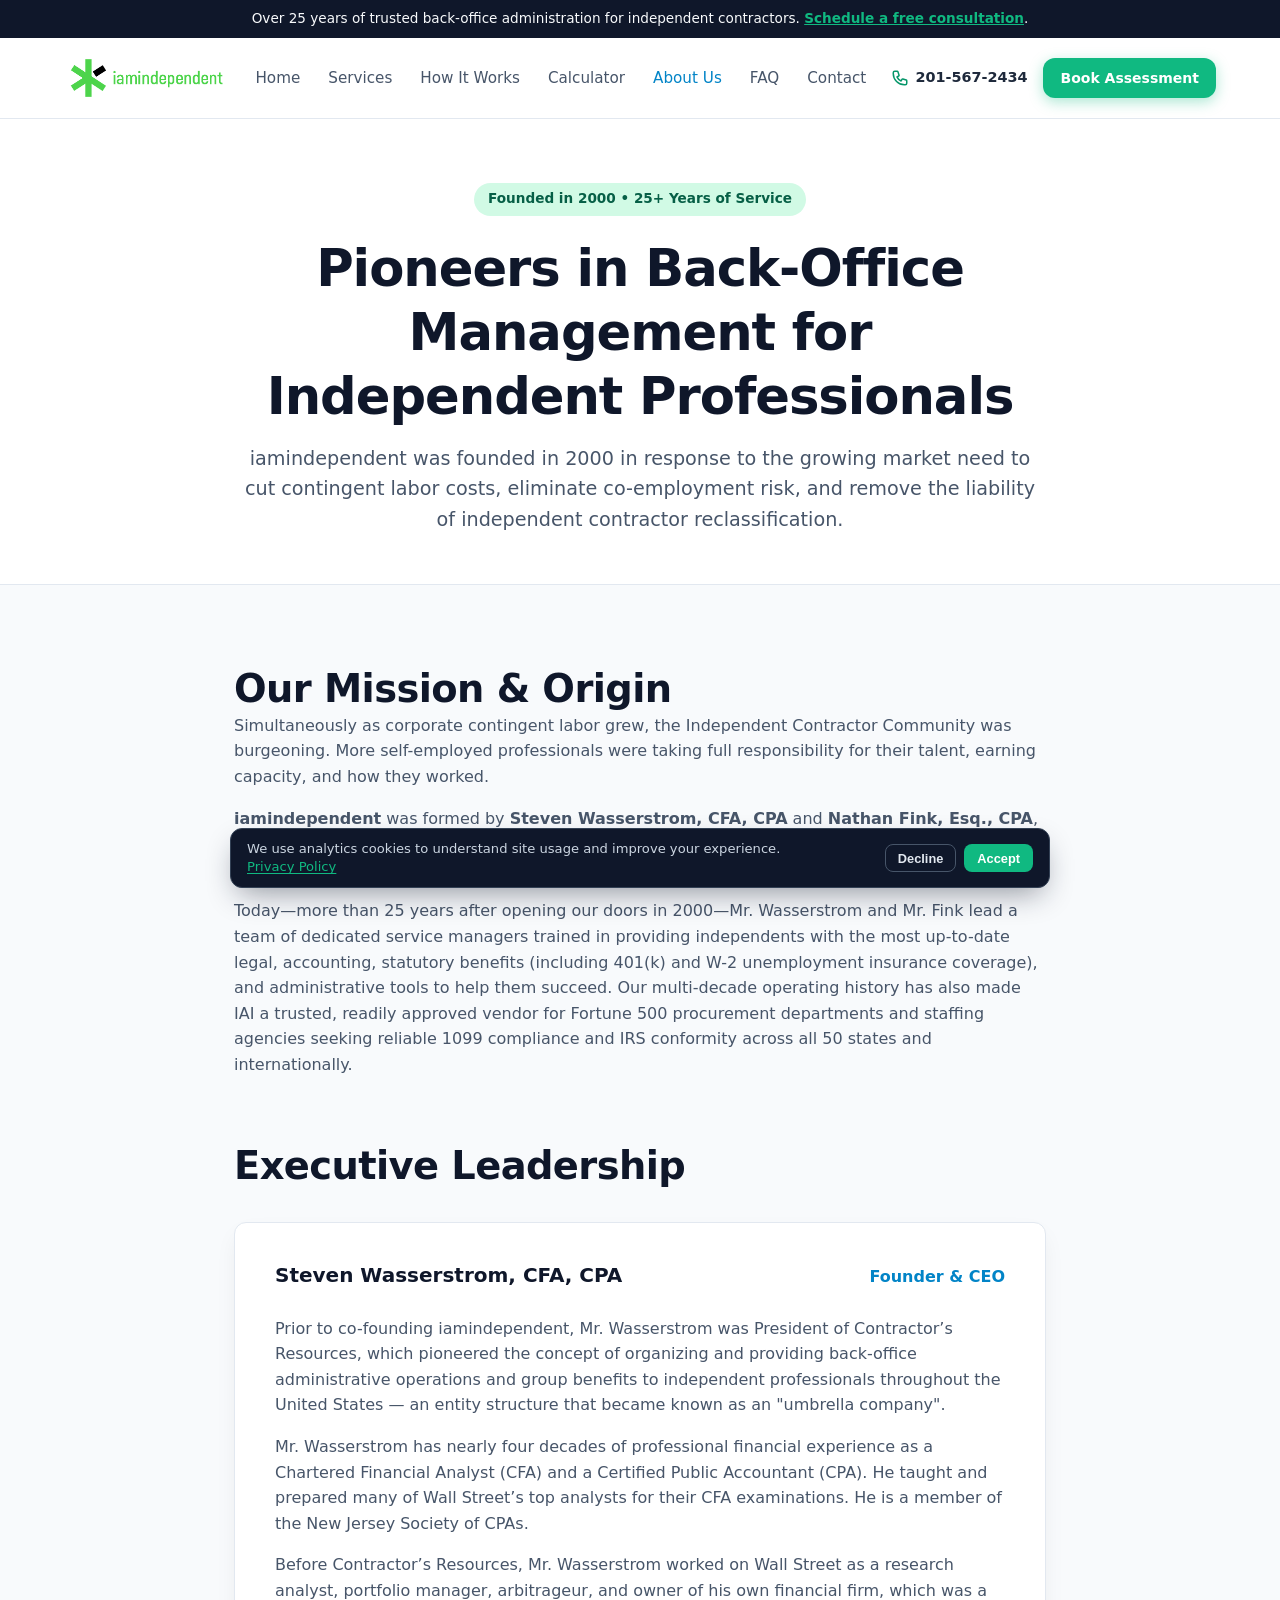
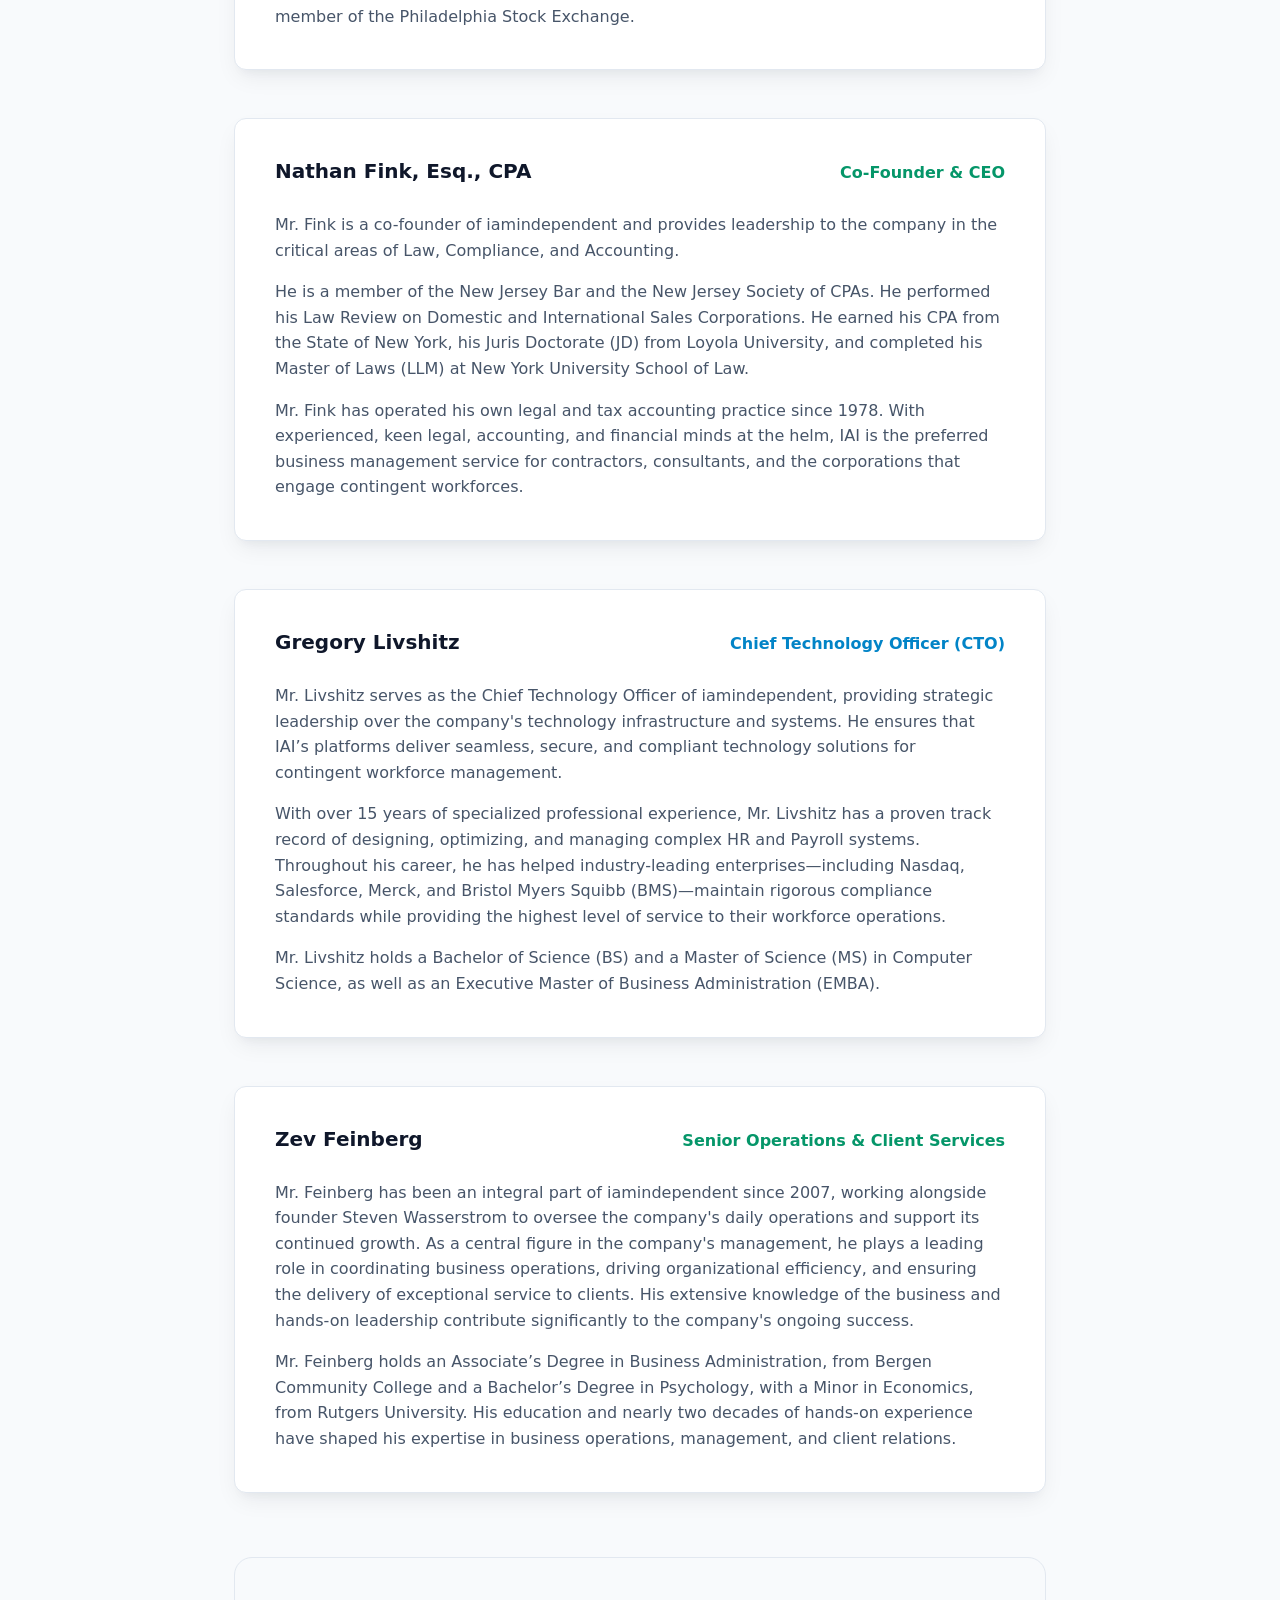
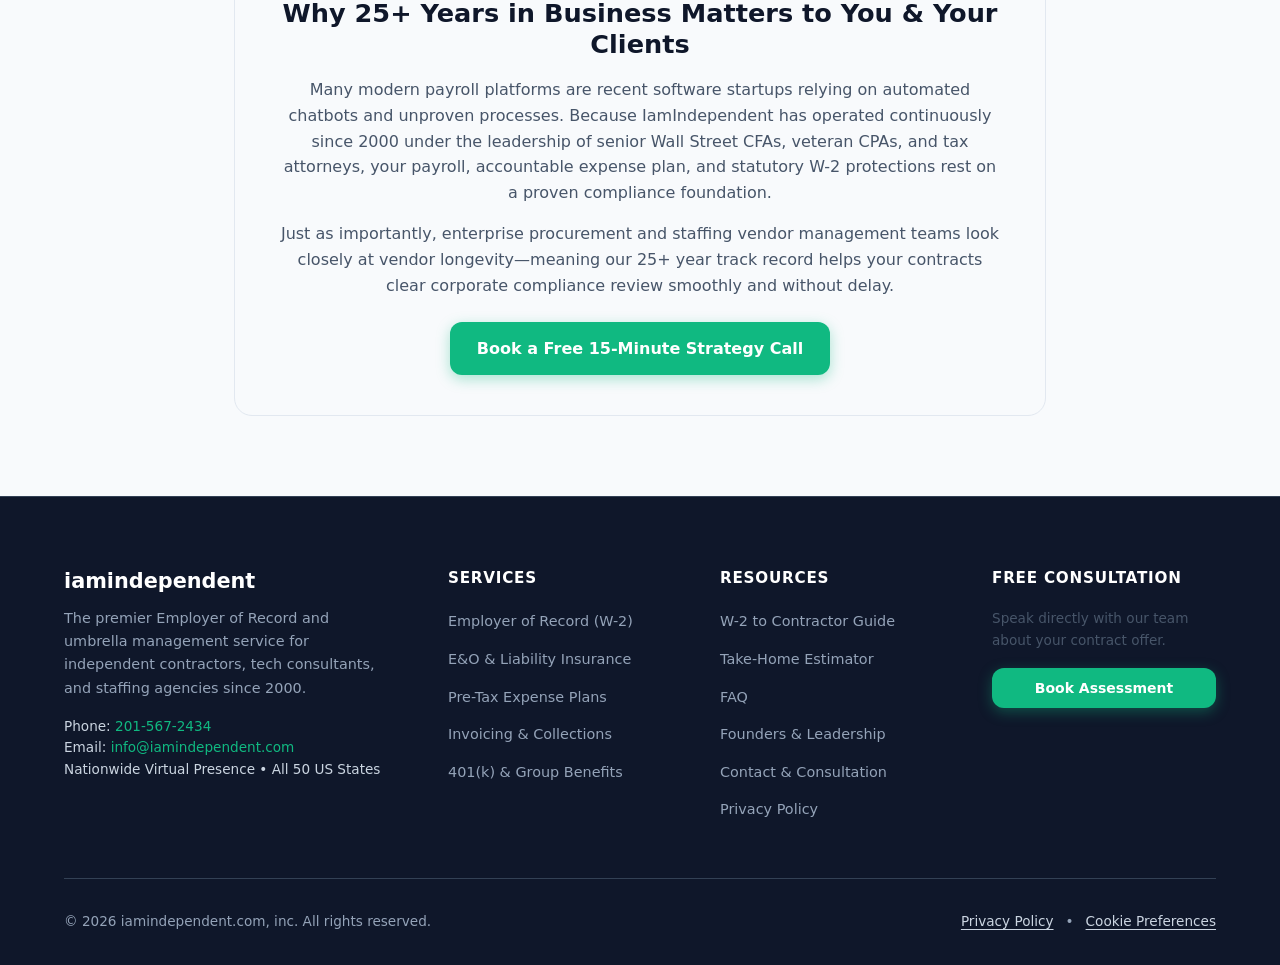
<file: about.html>
<!DOCTYPE html>
<html lang="en">
<head>
  <!-- Google tag (gtag.js) with Consent Mode v2 -->
  <script>
    window.dataLayer = window.dataLayer || [];
    function gtag(){dataLayer.push(arguments);}
    (function() {
      var saved = null;
      try { saved = localStorage.getItem('iai_cookie_consent'); } catch (e) {}
      var gpc = navigator.globalPrivacyControl === true;
      gtag('consent', 'default', {
        ad_storage: 'denied',
        ad_user_data: 'denied',
        ad_personalization: 'denied',
        analytics_storage: 'denied',
        region: ['AT','BE','BG','HR','CY','CZ','DK','EE','FI','FR','DE','GR','HU','IS','IE','IT','LV','LI','LT','LU','MT','NL','NO','PL','PT','RO','SK','SI','ES','SE','GB','CH'],
        wait_for_update: 500
      });
      gtag('consent', 'default', {
        ad_storage: 'denied',
        ad_user_data: 'denied',
        ad_personalization: 'denied',
        analytics_storage: (saved === 'denied' || (!saved && gpc)) ? 'denied' : 'granted'
      });
      if (saved === 'granted' || saved === 'denied') {
        gtag('consent', 'update', { analytics_storage: saved });
      }
    })();
  </script>
  <script async src="https://www.googletagmanager.com/gtag/js?id=G-ZEZWZV7GDF"></script>
  <script>
    gtag('js', new Date());
    gtag('config', 'G-ZEZWZV7GDF');
  </script>
  <meta charset="UTF-8">
  <meta name="viewport" content="width=device-width, initial-scale=1.0">
  <title>About Us | Leadership & History | IamIndependent</title>
  <meta name="description" content="Founded in 2000 by Steven Wasserstrom (CFA, CPA) and Nathan Fink (Esq., CPA), IamIndependent is the nation's premier umbrella company and Employer of Record for independent talent.">
  <link rel="stylesheet" href="assets/css/styles.css">
</head>
<body>

  <!-- Top Announcement Bar -->
  <aside class="top-notice">
    <span>Over 25 years of trusted back-office administration for independent contractors. <a href="book.html">Schedule a free consultation</a>.</span>
  </aside>

  <!-- Navigation Header -->
  <header class="header">
    <div class="container nav-container">
      <a href="index.html" class="brand">
        <img src="assets/images/logo.png" alt="iamindependent logo" width="165" height="48">
      </a>

      <ul class="nav-menu" id="navMenu">
        <li><a href="index.html" class="nav-link">Home</a></li>
        <li><a href="services.html" class="nav-link">Services</a></li>
        <li><a href="how-it-works.html" class="nav-link">How It Works</a></li>
        <li><a href="index.html#calculator" class="nav-link">Calculator</a></li>
        <li><a href="about.html" class="nav-link active">About Us</a></li>
        <li><a href="faq.html" class="nav-link">FAQ</a></li>
        <li><a href="book.html" class="nav-link">Contact</a></li>
      </ul>

      <div class="nav-cta-group">
        <a href="tel:2015672434" class="nav-phone">
          <svg width="18" height="18" fill="none" stroke="currentColor" viewBox="0 0 24 24"><path stroke-linecap="round" stroke-linejoin="round" stroke-width="2" d="M3 5a2 2 0 012-2h3.28a1 1 0 01.948.684l1.498 4.493a1 1 0 01-.502 1.21l-2.257 1.13a11.042 11.042 0 005.516 5.516l1.13-2.257a1 1 0 011.21-.502l4.493 1.498a1 1 0 01.684.949V19a2 2 0 01-2 2h-1C9.716 21 3 14.284 3 6V5z"></path></svg>
          201-567-2434
        </a>
        <a href="book.html" class="btn btn-primary btn-sm btn-open-modal">Book Assessment</a>
        <button class="menu-toggle" id="menuToggle" aria-label="Toggle navigation">
          <svg width="24" height="24" fill="none" stroke="currentColor" viewBox="0 0 24 24"><path stroke-linecap="round" stroke-linejoin="round" stroke-width="2" d="M4 6h16M4 12h16M4 18h16"></path></svg>
        </button>
      </div>
    </div>
  </header>

  <main>
    <!-- About Hero -->
    <section class="section" style="padding: 4rem 0 3rem; background: #ffffff; border-bottom: 1px solid #e2e8f0;">
      <div class="container container-narrow" style="text-align: center;">
        <span class="badge">Founded in 2000 &bull; 25+ Years of Service</span>
        <h1>Pioneers in Back-Office Management for Independent Professionals</h1>
        <p class="lead" style="margin-top: 1rem;">
          iamindependent was founded in 2000 in response to the growing market need to cut contingent labor costs, eliminate co-employment risk, and remove the liability of independent contractor reclassification.
        </p>
      </div>
    </section>

    <!-- Company Story & Mission -->
    <section class="section">
      <div class="container container-narrow">
        <h2>Our Mission & Origin</h2>
        <p>
          Simultaneously as corporate contingent labor grew, the Independent Contractor Community was burgeoning. More self-employed professionals were taking full responsibility for their talent, earning capacity, and how they worked.
        </p>
        <p>
          <strong>iamindependent</strong> was formed by <strong>Steven Wasserstrom, CFA, CPA</strong> and <strong>Nathan Fink, Esq., CPA</strong>, in order to ease the working relationships between independent contractors and the organizations they provide services to.
        </p>
        <p>
          Today—more than 25 years after opening our doors in 2000—Mr. Wasserstrom and Mr. Fink lead a team of dedicated service managers trained in providing independents with the most up-to-date legal, accounting, statutory benefits (including 401(k) and W-2 unemployment insurance coverage), and administrative tools to help them succeed. Our multi-decade operating history has also made IAI a trusted, readily approved vendor for Fortune 500 procurement departments and staffing agencies seeking reliable 1099 compliance and IRS conformity across all 50 states and internationally.
        </p>

        <!-- Founders Section -->
        <h2 style="margin-top: 4rem; margin-bottom: 2rem;">Executive Leadership</h2>

        <div style="display: flex; flex-direction: column; gap: 3rem;">
          <!-- Founder 1: Steven Wasserstrom -->
          <div class="card" style="padding: 2.5rem;">
            <div style="display: flex; justify-content: space-between; align-items: baseline; flex-wrap: wrap; margin-bottom: 1rem;">
              <h3 style="color:#0f172a;">Steven Wasserstrom, CFA, CPA</h3>
              <span style="font-weight: 700; color: var(--primary);">Founder & CEO</span>
            </div>
            <p>
              Prior to co-founding iamindependent, Mr. Wasserstrom was President of Contractor’s Resources, which pioneered the concept of organizing and providing back-office administrative operations and group benefits to independent professionals throughout the United States — an entity structure that became known as an "umbrella company".
            </p>
            <p>
              Mr. Wasserstrom has nearly four decades of professional financial experience as a Chartered Financial Analyst (CFA) and a Certified Public Accountant (CPA). He taught and prepared many of Wall Street’s top analysts for their CFA examinations. He is a member of the New Jersey Society of CPAs.
            </p>
            <p>
              Before Contractor’s Resources, Mr. Wasserstrom worked on Wall Street as a research analyst, portfolio manager, arbitrageur, and owner of his own financial firm, which was a member of the Philadelphia Stock Exchange.
            </p>
          </div>

          <!-- Founder 2: Nathan Fink -->
          <div class="card" style="padding: 2.5rem;">
            <div style="display: flex; justify-content: space-between; align-items: baseline; flex-wrap: wrap; margin-bottom: 1rem;">
              <h3 style="color:#0f172a;">Nathan Fink, Esq., CPA</h3>
              <span style="font-weight: 700; color: var(--accent-dark);">Co-Founder & CEO</span>
            </div>
            <p>
              Mr. Fink is a co-founder of iamindependent and provides leadership to the company in the critical areas of Law, Compliance, and Accounting.
            </p>
            <p>
              He is a member of the New Jersey Bar and the New Jersey Society of CPAs. He performed his Law Review on Domestic and International Sales Corporations. He earned his CPA from the State of New York, his Juris Doctorate (JD) from Loyola University, and completed his Master of Laws (LLM) at New York University School of Law.
            </p>
            <p>
              Mr. Fink has operated his own legal and tax accounting practice since 1978. With experienced, keen legal, accounting, and financial minds at the helm, IAI is the preferred business management service for contractors, consultants, and the corporations that engage contingent workforces.
            </p>
          </div>

          <!-- Executive 3: Gregory Livshitz -->
          <div class="card" style="padding: 2.5rem;">
            <div style="display: flex; justify-content: space-between; align-items: baseline; flex-wrap: wrap; margin-bottom: 1rem;">
              <h3 style="color:#0f172a;">Gregory Livshitz</h3>
              <span style="font-weight: 700; color: var(--primary);">Chief Technology Officer (CTO)</span>
            </div>
            <p>
              Mr. Livshitz serves as the Chief Technology Officer of iamindependent, providing strategic leadership over the company's technology infrastructure and systems. He ensures that IAI’s platforms deliver seamless, secure, and compliant technology solutions for contingent workforce management.
            </p>
            <p>
              With over 15 years of specialized professional experience, Mr. Livshitz has a proven track record of designing, optimizing, and managing complex HR and Payroll systems. Throughout his career, he has helped industry-leading enterprises—including Nasdaq, Salesforce, Merck, and Bristol Myers Squibb (BMS)—maintain rigorous compliance standards while providing the highest level of service to their workforce operations.
            </p>
            <p>
              Mr. Livshitz holds a Bachelor of Science (BS) and a Master of Science (MS) in Computer Science, as well as an Executive Master of Business Administration (EMBA).
            </p>
          </div>

          <!-- Executive 4: Zev Feinberg -->
          <div class="card" style="padding: 2.5rem;">
            <div style="display: flex; justify-content: space-between; align-items: baseline; flex-wrap: wrap; margin-bottom: 1rem;">
              <h3 style="color:#0f172a;">Zev Feinberg</h3>
              <span style="font-weight: 700; color: var(--accent-dark);">Senior Operations &amp; Client Services</span>
            </div>
            <p>
              Mr. Feinberg has been an integral part of iamindependent since 2007, working alongside founder Steven Wasserstrom to oversee the company's daily operations and support its continued growth. As a central figure in the company's management, he plays a leading role in coordinating business operations, driving organizational efficiency, and ensuring the delivery of exceptional service to clients. His extensive knowledge of the business and hands-on leadership contribute significantly to the company's ongoing success.
            </p>
            <p>
              Mr. Feinberg holds an Associate’s Degree in Business Administration, from Bergen Community College and a Bachelor’s Degree in Psychology, with a Minor in Economics, from Rutgers University. His education and nearly two decades of hands-on experience have shaped his expertise in business operations, management, and client relations.
            </p>
          </div>
        </div>

        <!-- Trust / Credentials Callout -->
        <div style="margin-top: 4rem; background:#f8fafc; border: 1px solid var(--card-border); border-radius: var(--radius-lg); padding: 2.5rem; text-align: center;">
          <h3 style="margin-bottom: 1rem;">Why 25+ Years in Business Matters to You &amp; Your Clients</h3>
          <p style="color:#475569; max-width: 720px; margin: 0 auto 1rem;">
            Many modern payroll platforms are recent software startups relying on automated chatbots and unproven processes. Because IamIndependent has operated continuously since 2000 under the leadership of senior Wall Street CFAs, veteran CPAs, and tax attorneys, your payroll, accountable expense plan, and statutory W-2 protections rest on a proven compliance foundation.
          </p>
          <p style="color:#475569; max-width: 720px; margin: 0 auto 1.5rem;">
            Just as importantly, enterprise procurement and staffing vendor management teams look closely at vendor longevity—meaning our 25+ year track record helps your contracts clear corporate compliance review smoothly and without delay.
          </p>
          <a href="book.html" class="btn btn-primary">Book a Free 15-Minute Strategy Call</a>
        </div>
      </div>
    </section>
  </main>

  <!-- Site Footer -->
  <footer class="footer">
    <div class="container">
      <div class="footer-grid">
        <div class="footer-brand">
          <h4>iamindependent</h4>
          <p>The premier Employer of Record and umbrella management service for independent contractors, tech consultants, and staffing agencies since 2000.</p>
          <p style="margin-top: 1rem; font-size: 0.85rem; color:#cbd5e1;">
            Phone: <a href="tel:2015672434" style="color:var(--accent);">201-567-2434</a><br>
            Email: <a href="mailto:info@iamindependent.com" style="color:var(--accent);">info@iamindependent.com</a><br>
            Nationwide Virtual Presence &bull; All 50 US States
          </p>
        </div>

        <div class="footer-col">
          <h5>Services</h5>
          <ul class="footer-links">
            <li><a href="services.html#eor">Employer of Record (W-2)</a></li>
            <li><a href="services.html#insurance">E&O & Liability Insurance</a></li>
            <li><a href="services.html#expenses">Pre-Tax Expense Plans</a></li>
            <li><a href="services.html#invoicing">Invoicing & Collections</a></li>
            <li><a href="services.html#benefits">401(k) & Group Benefits</a></li>
          </ul>
        </div>

        <div class="footer-col">
          <h5>Resources</h5>
          <ul class="footer-links">
            <li><a href="how-it-works.html">W-2 to Contractor Guide</a></li>
            <li><a href="index.html#calculator">Take-Home Estimator</a></li>
            <li><a href="faq.html">FAQ</a></li>
            <li><a href="about.html">Founders & Leadership</a></li>
            <li><a href="book.html">Contact & Consultation</a></li>
            <li><a href="privacy-policy.html">Privacy Policy</a></li>
          </ul>
        </div>

        <div class="footer-col">
          <h5>Free Consultation</h5>
          <p style="font-size:0.85rem; margin-bottom:1rem;">Speak directly with our team about your contract offer.</p>
          <a href="book.html" class="btn btn-primary btn-sm" style="display:inline-block; text-align:center; width:100%;">Book Assessment</a>
        </div>
      </div>

      <div class="footer-bottom">
        <div>&copy; 2026 iamindependent.com, inc. All rights reserved.</div>
        <div class="footer-legal-links">
          <a href="privacy-policy.html">Privacy Policy</a>
          <span aria-hidden="true">&bull;</span>
          <button type="button" class="js-cookie-preferences">Cookie Preferences</button>
        </div>
      </div>
    </div>
  </footer>

  <script src="assets/js/main.js"></script>
</body>
</html>
</file>
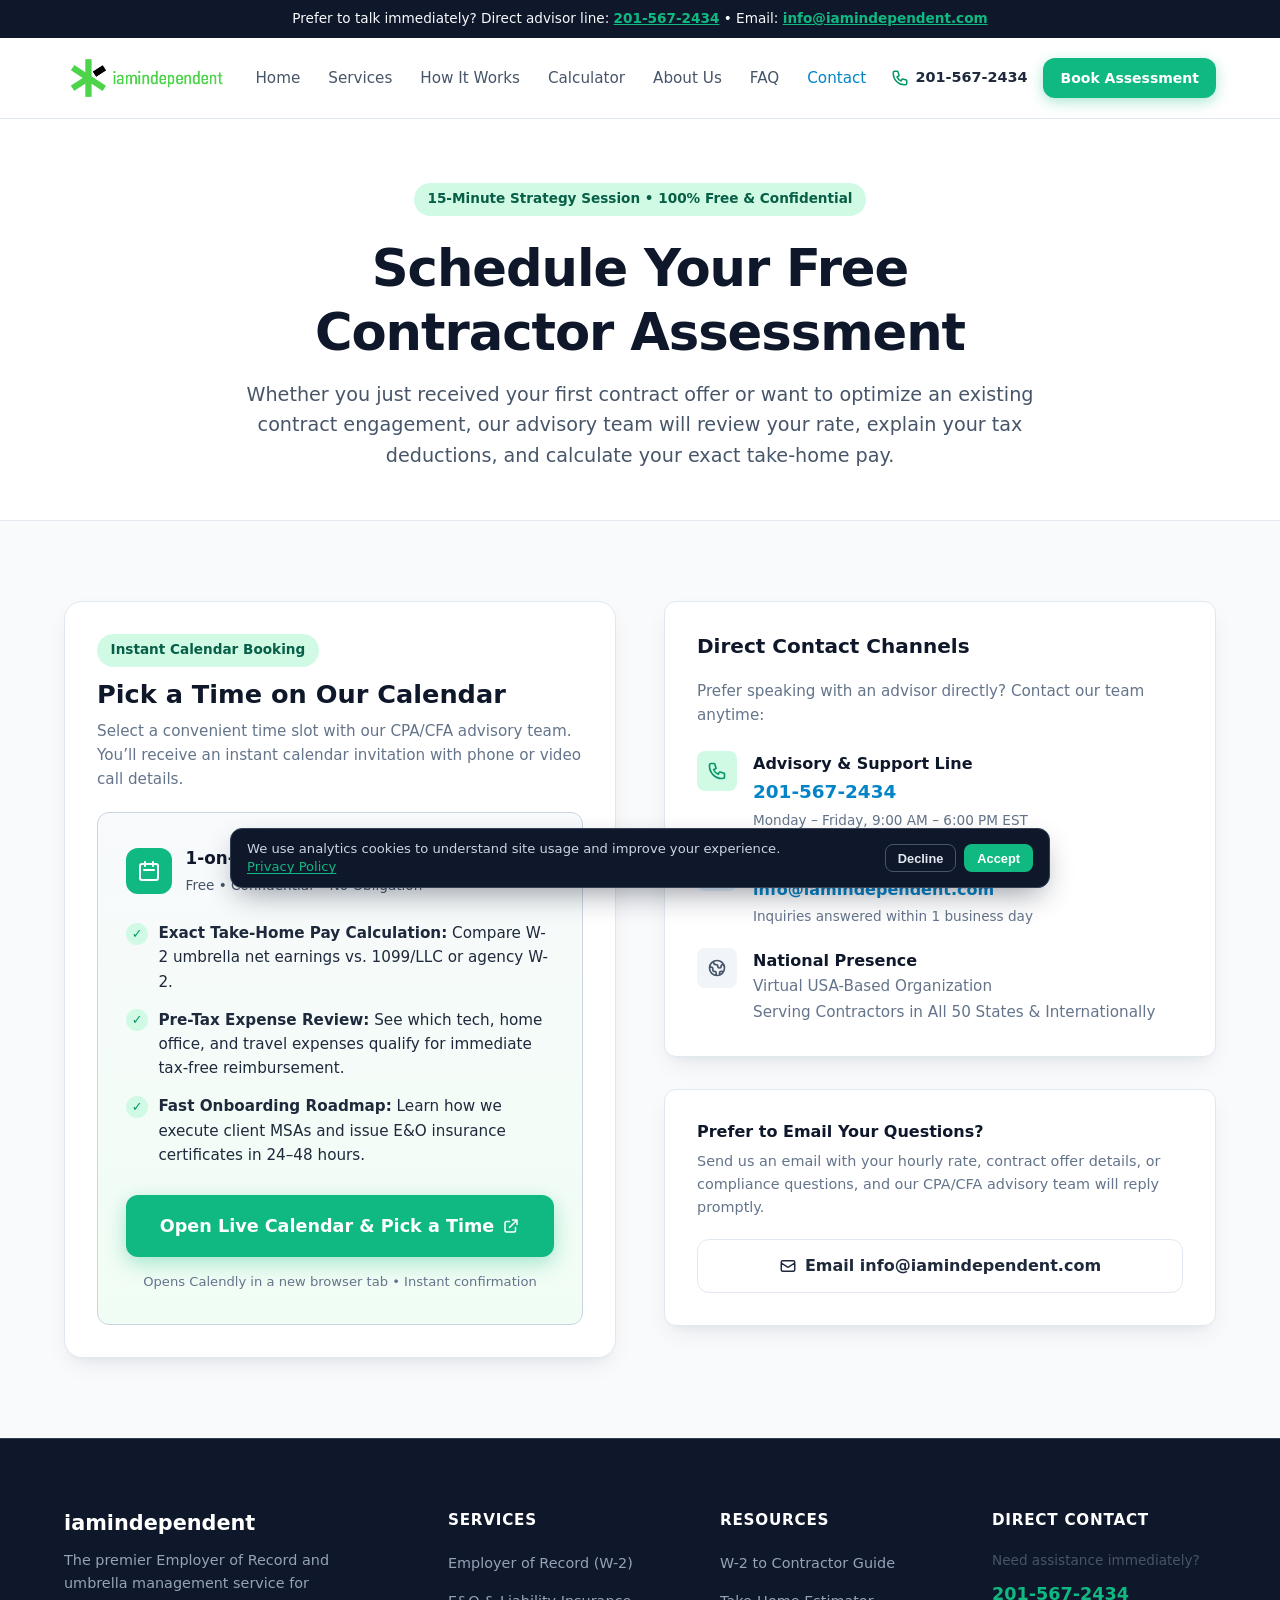
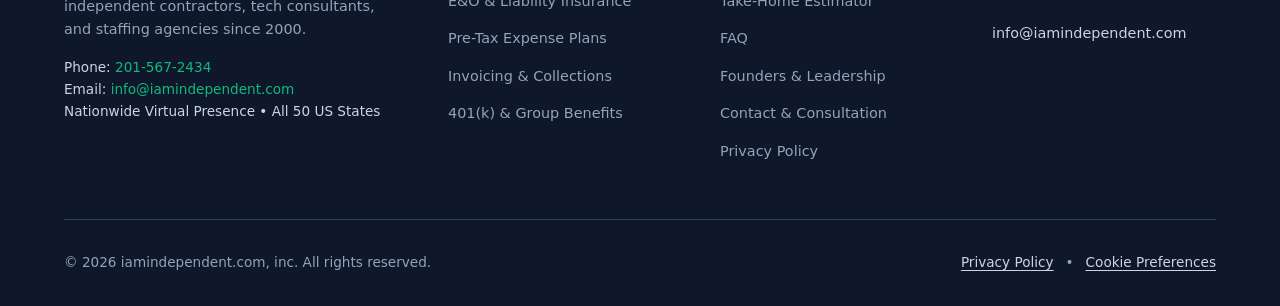
<file: book.html>
<!DOCTYPE html>
<html lang="en">
<head>
  <!-- Google tag (gtag.js) with Consent Mode v2 -->
  <script>
    window.dataLayer = window.dataLayer || [];
    function gtag(){dataLayer.push(arguments);}
    (function() {
      var saved = null;
      try { saved = localStorage.getItem('iai_cookie_consent'); } catch (e) {}
      var gpc = navigator.globalPrivacyControl === true;
      gtag('consent', 'default', {
        ad_storage: 'denied',
        ad_user_data: 'denied',
        ad_personalization: 'denied',
        analytics_storage: 'denied',
        region: ['AT','BE','BG','HR','CY','CZ','DK','EE','FI','FR','DE','GR','HU','IS','IE','IT','LV','LI','LT','LU','MT','NL','NO','PL','PT','RO','SK','SI','ES','SE','GB','CH'],
        wait_for_update: 500
      });
      gtag('consent', 'default', {
        ad_storage: 'denied',
        ad_user_data: 'denied',
        ad_personalization: 'denied',
        analytics_storage: (saved === 'denied' || (!saved && gpc)) ? 'denied' : 'granted'
      });
      if (saved === 'granted' || saved === 'denied') {
        gtag('consent', 'update', { analytics_storage: saved });
      }
    })();
  </script>
  <script async src="https://www.googletagmanager.com/gtag/js?id=G-ZEZWZV7GDF"></script>
  <script>
    gtag('js', new Date());
    gtag('config', 'G-ZEZWZV7GDF');
  </script>
  <meta charset="UTF-8">
  <meta name="viewport" content="width=device-width, initial-scale=1.0">
  <title>Book a Free Assessment & Contact | IamIndependent</title>
  <meta name="description" content="Schedule a free 15-minute consultation to calculate your take-home pay, review contract terms, and explore IamIndependent's Employer of Record umbrella service.">
  <link rel="stylesheet" href="assets/css/styles.css">
</head>
<body>

  <!-- Top Announcement Bar -->
  <aside class="top-notice">
    <span>Prefer to talk immediately? Direct advisor line: <a href="tel:2015672434">201-567-2434</a> &bull; Email: <a href="mailto:info@iamindependent.com">info@iamindependent.com</a></span>
  </aside>

  <!-- Navigation Header -->
  <header class="header">
    <div class="container nav-container">
      <a href="index.html" class="brand">
        <img src="assets/images/logo.png" alt="iamindependent logo" width="165" height="48">
      </a>

      <ul class="nav-menu" id="navMenu">
        <li><a href="index.html" class="nav-link">Home</a></li>
        <li><a href="services.html" class="nav-link">Services</a></li>
        <li><a href="how-it-works.html" class="nav-link">How It Works</a></li>
        <li><a href="index.html#calculator" class="nav-link">Calculator</a></li>
        <li><a href="about.html" class="nav-link">About Us</a></li>
        <li><a href="faq.html" class="nav-link">FAQ</a></li>
        <li><a href="book.html" class="nav-link active">Contact</a></li>
      </ul>

      <div class="nav-cta-group">
        <a href="tel:2015672434" class="nav-phone">
          <svg width="18" height="18" fill="none" stroke="currentColor" viewBox="0 0 24 24"><path stroke-linecap="round" stroke-linejoin="round" stroke-width="2" d="M3 5a2 2 0 012-2h3.28a1 1 0 01.948.684l1.498 4.493a1 1 0 01-.502 1.21l-2.257 1.13a11.042 11.042 0 005.516 5.516l1.13-2.257a1 1 0 011.21-.502l4.493 1.498a1 1 0 01.684.949V19a2 2 0 01-2 2h-1C9.716 21 3 14.284 3 6V5z"></path></svg>
          201-567-2434
        </a>
        <a href="book.html" class="btn btn-primary btn-sm btn-open-modal">Book Assessment</a>
        <button class="menu-toggle" id="menuToggle" aria-label="Toggle navigation">
          <svg width="24" height="24" fill="none" stroke="currentColor" viewBox="0 0 24 24"><path stroke-linecap="round" stroke-linejoin="round" stroke-width="2" d="M4 6h16M4 12h16M4 18h16"></path></svg>
        </button>
      </div>
    </div>
  </header>

  <main>
    <!-- Booking Page Hero -->
    <section class="section" style="padding: 4rem 0 3rem; background: #ffffff; border-bottom: 1px solid #e2e8f0;">
      <div class="container container-narrow" style="text-align: center;">
        <span class="badge">15-Minute Strategy Session &bull; 100% Free & Confidential</span>
        <h1>Schedule Your Free Contractor Assessment</h1>
        <p class="lead" style="margin-top: 1rem;">
          Whether you just received your first contract offer or want to optimize an existing contract engagement, our advisory team will review your rate, explain your tax deductions, and calculate your exact take-home pay.
        </p>
      </div>
    </section>

    <!-- Booking Options Grid -->
    <section class="section">
      <div class="container">
        <div class="booking-grid">
          
          <!-- Left: Instant Calendar Booking Card -->
          <div class="form-card" style="padding: 2rem;">
            <span class="badge" style="margin-bottom: 0.75rem;">Instant Calendar Booking</span>
            <h3 style="margin-bottom: 0.5rem; color:#0f172a;">Pick a Time on Our Calendar</h3>
            <p style="color:#64748b; font-size:0.95rem; margin-bottom: 1.25rem;">
              Select a convenient time slot with our CPA/CFA advisory team. You’ll receive an instant calendar invitation with phone or video call details.
            </p>

            <div class="calendar-launch-card">
              <div style="display:flex; align-items:center; gap:0.85rem; margin-bottom: 1rem;">
                <div style="width:46px; height:46px; border-radius:12px; background:var(--accent); color:#ffffff; display:flex; align-items:center; justify-content:center; flex-shrink:0;">
                  <svg width="24" height="24" fill="none" stroke="currentColor" viewBox="0 0 24 24"><path stroke-linecap="round" stroke-linejoin="round" stroke-width="2" d="M8 7V3m8 4V3m-9 8h10M5 21h14a2 2 0 002-2V7a2 2 0 00-2-2H5a2 2 0 00-2 2v12a2 2 0 002 2z"></path></svg>
                </div>
                <div>
                  <strong style="display:block; color:#0f172a; font-size:1.05rem;">1-on-1 Contractor Strategy Session</strong>
                  <span style="color:#475569; font-size:0.85rem;">Free &bull; Confidential &bull; No Obligation</span>
                </div>
              </div>

              <ul class="calendar-checklist">
                <li>
                  <span class="check-icon">&#10003;</span>
                  <span><strong>Exact Take-Home Pay Calculation:</strong> Compare W-2 umbrella net earnings vs. 1099/LLC or agency W-2.</span>
                </li>
                <li>
                  <span class="check-icon">&#10003;</span>
                  <span><strong>Pre-Tax Expense Review:</strong> See which tech, home office, and travel expenses qualify for immediate tax-free reimbursement.</span>
                </li>
                <li>
                  <span class="check-icon">&#10003;</span>
                  <span><strong>Fast Onboarding Roadmap:</strong> Learn how we execute client MSAs and issue E&amp;O insurance certificates in 24–48 hours.</span>
                </li>
              </ul>

              <a href="https://calendly.com/zev-iamindependent/30min" target="_blank" rel="noopener noreferrer" class="btn btn-primary btn-lg js-calendly-link" style="width: 100%; box-shadow: 0 6px 20px rgba(16, 185, 129, 0.35);">
                Open Live Calendar &amp; Pick a Time
                <svg width="18" height="18" fill="none" stroke="currentColor" viewBox="0 0 24 24"><path stroke-linecap="round" stroke-linejoin="round" stroke-width="2" d="M10 6H6a2 2 0 00-2 2v10a2 2 0 002 2h10a2 2 0 002-2v-4M14 4h6m0 0v6m0-6L10 14"></path></svg>
              </a>

              <div style="text-align:center; margin-top: 0.85rem; font-size: 0.82rem; color:#64748b;">
                Opens Calendly in a new browser tab &bull; Instant confirmation
              </div>
            </div>
          </div>

          <!-- Right: Direct Contact & Quick Message Form -->
          <div>
            <div class="card" style="margin-bottom: 2rem; background: #ffffff;">
              <h3 style="margin-bottom: 1.25rem; color:#0f172a;">Direct Contact Channels</h3>
              <p style="color:#64748b; font-size:0.95rem; margin-bottom: 1.5rem;">
                Prefer speaking with an advisor directly? Contact our team anytime:
              </p>

              <div style="display:flex; flex-direction:column; gap:1.25rem;">
                <div style="display:flex; align-items:flex-start; gap:1rem;">
                  <div style="width:40px; height:40px; border-radius:8px; background:var(--accent-light); color:var(--accent-dark); display:flex; align-items:center; justify-content:center; flex-shrink:0;">
                    <svg width="20" height="20" fill="none" stroke="currentColor" viewBox="0 0 24 24"><path stroke-linecap="round" stroke-linejoin="round" stroke-width="2" d="M3 5a2 2 0 012-2h3.28a1 1 0 01.948.684l1.498 4.493a1 1 0 01-.502 1.21l-2.257 1.13a11.042 11.042 0 005.516 5.516l1.13-2.257a1 1 0 011.21-.502l4.493 1.498a1 1 0 01.684.949V19a2 2 0 01-2 2h-1C9.716 21 3 14.284 3 6V5z"></path></svg>
                  </div>
                  <div>
                    <strong style="display:block; color:#0f172a;">Advisory & Support Line</strong>
                    <a href="tel:2015672434" style="color:var(--primary); font-weight:700; font-size:1.15rem;">201-567-2434</a>
                    <div style="font-size:0.85rem; color:#64748b; margin-top:0.2rem;">Monday &ndash; Friday, 9:00 AM &ndash; 6:00 PM EST</div>
                  </div>
                </div>

                <div style="display:flex; align-items:flex-start; gap:1rem;">
                  <div style="width:40px; height:40px; border-radius:8px; background:var(--primary-light); color:var(--primary); display:flex; align-items:center; justify-content:center; flex-shrink:0;">
                    <svg width="20" height="20" fill="none" stroke="currentColor" viewBox="0 0 24 24"><path stroke-linecap="round" stroke-linejoin="round" stroke-width="2" d="M3 8l7.89 5.26a2 2 0 002.22 0L21 8M5 19h14a2 2 0 002-2V7a2 2 0 00-2-2H5a2 2 0 00-2 2v10a2 2 0 002 2z"></path></svg>
                  </div>
                  <div>
                    <strong style="display:block; color:#0f172a;">Official Inquiries Email</strong>
                    <a href="mailto:info@iamindependent.com" style="color:var(--primary); font-weight:600; font-size:1rem;">info@iamindependent.com</a>
                    <div style="font-size:0.85rem; color:#64748b; margin-top:0.2rem;">Inquiries answered within 1 business day</div>
                  </div>
                </div>

                <div style="display:flex; align-items:flex-start; gap:1rem;">
                  <div style="width:40px; height:40px; border-radius:8px; background:#f1f5f9; color:#475569; display:flex; align-items:center; justify-content:center; flex-shrink:0;">
                    <svg width="20" height="20" fill="none" stroke="currentColor" viewBox="0 0 24 24"><path stroke-linecap="round" stroke-linejoin="round" stroke-width="2" d="M3.055 11H5a2 2 0 012 2v1a2 2 0 002 2 2 2 0 012 2v2.945M8 3.935V5.5A2.5 2.5 0 0010.5 8h.5a2 2 0 012 2 2 2 0 104 0 2 2 0 012-2h1.064M15 20.488V18a2 2 0 012-2h3.064M21 12a9 9 0 11-18 0 9 9 0 0118 0z"></path></svg>
                  </div>
                  <div>
                    <strong style="display:block; color:#0f172a;">National Presence</strong>
                    <span style="color:#64748b; font-size:0.95rem;">Virtual USA-Based Organization<br>Serving Contractors in All 50 States & Internationally</span>
                  </div>
                </div>
              </div>
            </div>

            <!-- Direct Email Inquiry Card -->
            <div class="card" style="background: #ffffff;">
              <h4 style="margin-bottom: 0.5rem; color:#0f172a;">Prefer to Email Your Questions?</h4>
              <p style="font-size:0.9rem; color:#64748b; margin-bottom: 1.25rem;">
                Send us an email with your hourly rate, contract offer details, or compliance questions, and our CPA/CFA advisory team will reply promptly.
              </p>

              <a href="mailto:info@iamindependent.com?subject=Contractor%20Assessment%20%26%20Rate%20Inquiry&body=Hi%20IamIndependent%20Team%2C%0A%0AI%20would%20like%20to%20learn%20more%20about%20your%20W-2%20Employer%20of%20Record%20umbrella%20service.%0A%0A-%20Hourly%20Rate%20%2F%20Contract%20Status%3A%20%0A-%20Target%20Start%20Date%3A%20%0A-%20Phone%20Number%3A%20%0A-%20Questions%3A%20%0A" class="btn btn-secondary" style="width: 100%; display: inline-flex; align-items: center; justify-content: center; gap: 0.5rem; font-weight: 700;">
                <svg width="18" height="18" fill="none" stroke="currentColor" viewBox="0 0 24 24"><path stroke-linecap="round" stroke-linejoin="round" stroke-width="2" d="M3 8l7.89 5.26a2 2 0 002.22 0L21 8M5 19h14a2 2 0 002-2V7a2 2 0 00-2-2H5a2 2 0 00-2 2v10a2 2 0 002 2z"></path></svg>
                Email info@iamindependent.com
              </a>
            </div>
          </div>

        </div>
      </div>
    </section>
  </main>

  <!-- Site Footer -->
  <footer class="footer">
    <div class="container">
      <div class="footer-grid">
        <div class="footer-brand">
          <h4>iamindependent</h4>
          <p>The premier Employer of Record and umbrella management service for independent contractors, tech consultants, and staffing agencies since 2000.</p>
          <p style="margin-top: 1rem; font-size: 0.85rem; color:#cbd5e1;">
            Phone: <a href="tel:2015672434" style="color:var(--accent);">201-567-2434</a><br>
            Email: <a href="mailto:info@iamindependent.com" style="color:var(--accent);">info@iamindependent.com</a><br>
            Nationwide Virtual Presence &bull; All 50 US States
          </p>
        </div>

        <div class="footer-col">
          <h5>Services</h5>
          <ul class="footer-links">
            <li><a href="services.html#eor">Employer of Record (W-2)</a></li>
            <li><a href="services.html#insurance">E&O & Liability Insurance</a></li>
            <li><a href="services.html#expenses">Pre-Tax Expense Plans</a></li>
            <li><a href="services.html#invoicing">Invoicing & Collections</a></li>
            <li><a href="services.html#benefits">401(k) & Group Benefits</a></li>
          </ul>
        </div>

        <div class="footer-col">
          <h5>Resources</h5>
          <ul class="footer-links">
            <li><a href="how-it-works.html">W-2 to Contractor Guide</a></li>
            <li><a href="index.html#calculator">Take-Home Estimator</a></li>
            <li><a href="faq.html">FAQ</a></li>
            <li><a href="about.html">Founders & Leadership</a></li>
            <li><a href="book.html">Contact & Consultation</a></li>
            <li><a href="privacy-policy.html">Privacy Policy</a></li>
          </ul>
        </div>

        <div class="footer-col">
          <h5>Direct Contact</h5>
          <p style="font-size:0.85rem; margin-bottom:0.5rem;">Need assistance immediately?</p>
          <a href="tel:2015672434" style="color:var(--accent); font-weight:700; font-size:1.1rem; display:block; margin-bottom:0.75rem;">201-567-2434</a>
          <a href="mailto:info@iamindependent.com" style="color:#cbd5e1; font-size:0.9rem;">info@iamindependent.com</a>
        </div>
      </div>

      <div class="footer-bottom">
        <div>&copy; 2026 iamindependent.com, inc. All rights reserved.</div>
        <div class="footer-legal-links">
          <a href="privacy-policy.html">Privacy Policy</a>
          <span aria-hidden="true">&bull;</span>
          <button type="button" class="js-cookie-preferences">Cookie Preferences</button>
        </div>
      </div>
    </div>
  </footer>

  <script src="assets/js/main.js"></script>
</body>
</html>
</file>
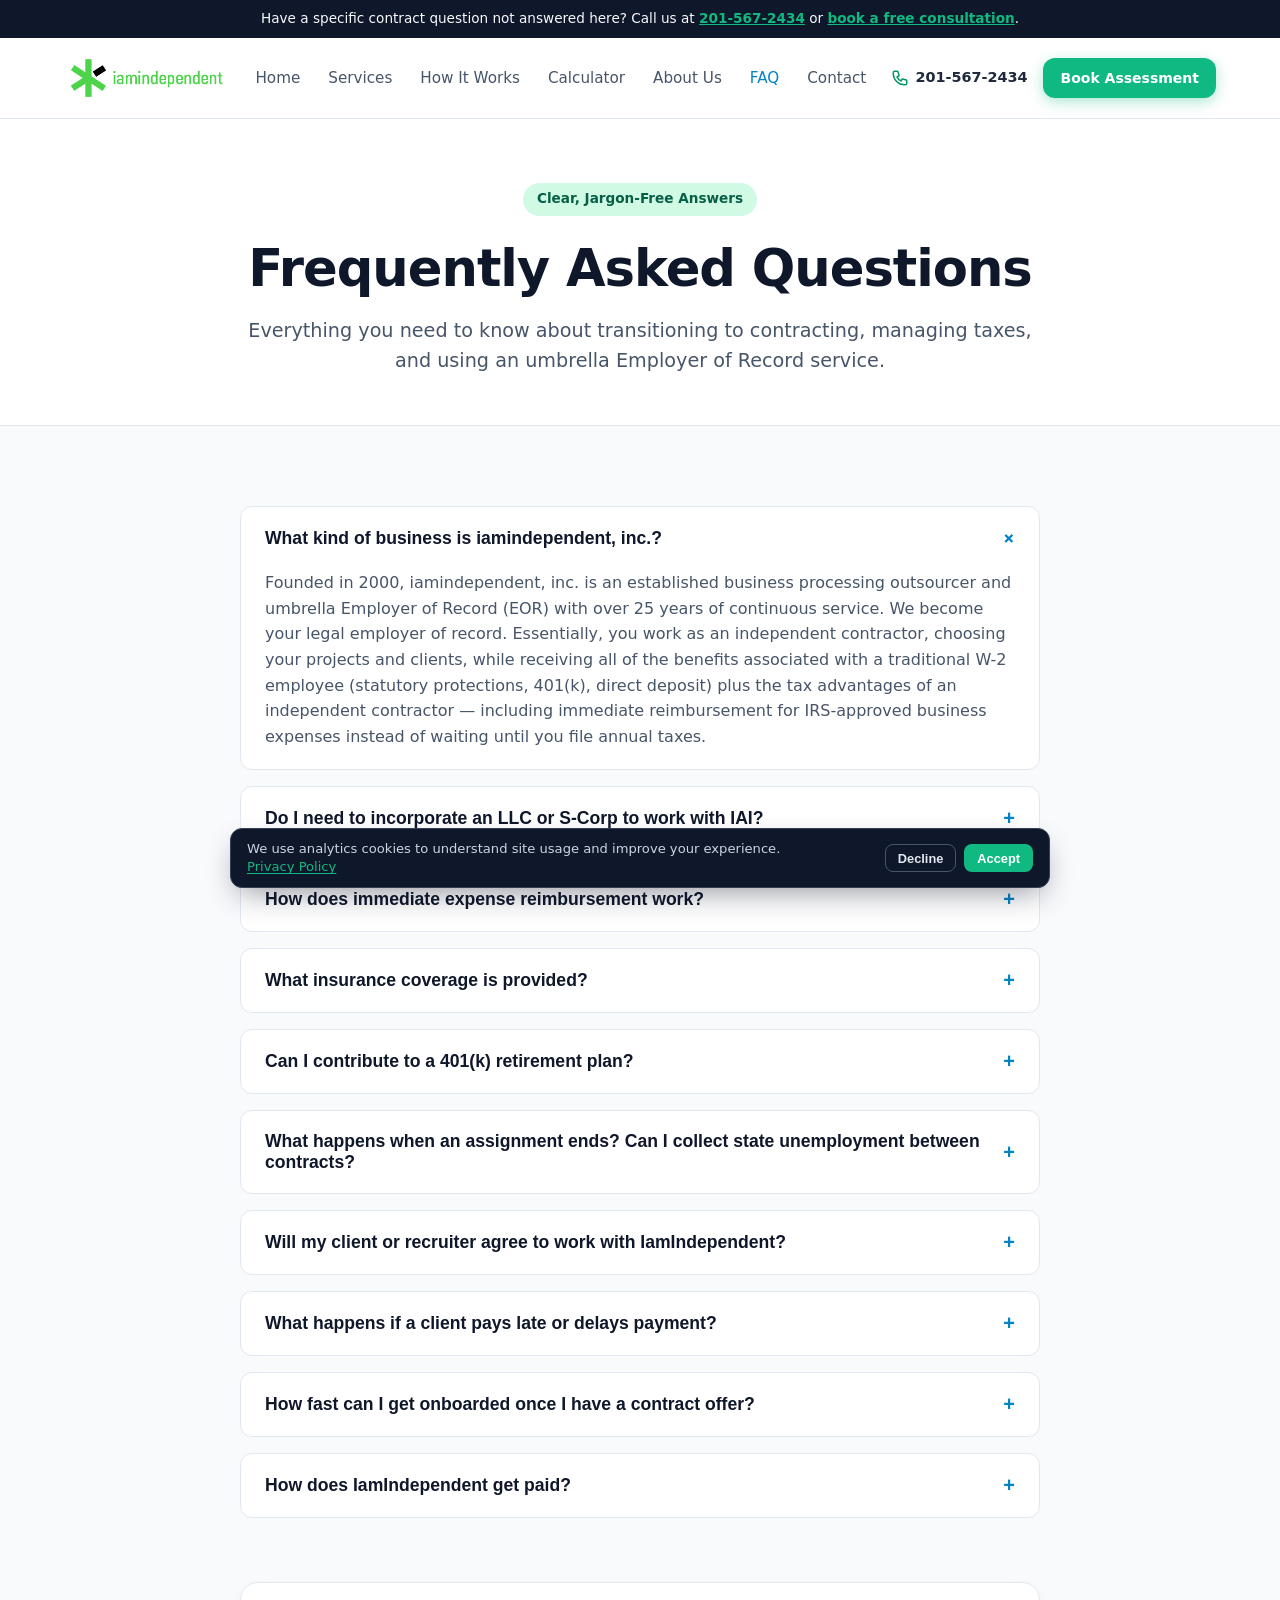
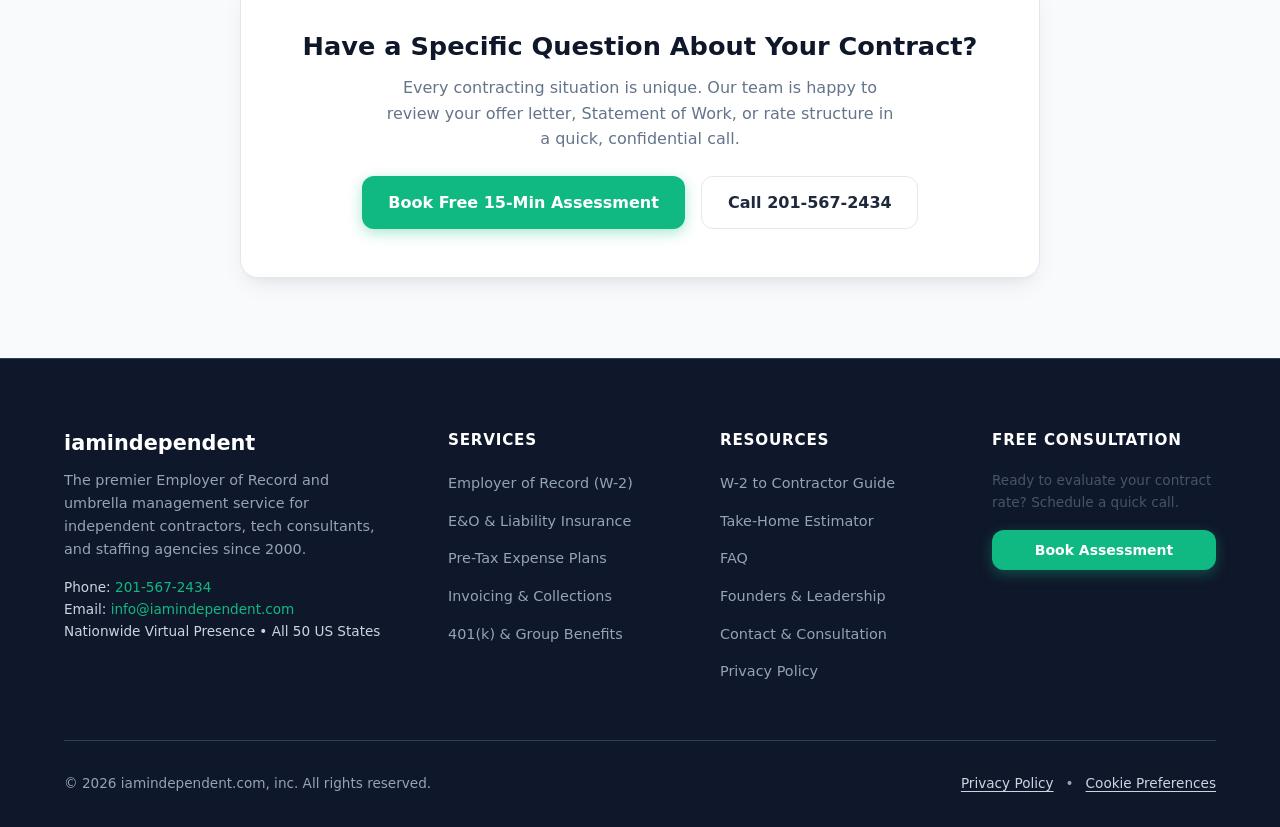
<file: faq.html>
<!DOCTYPE html>
<html lang="en">
<head>
  <!-- Google tag (gtag.js) with Consent Mode v2 -->
  <script>
    window.dataLayer = window.dataLayer || [];
    function gtag(){dataLayer.push(arguments);}
    (function() {
      var saved = null;
      try { saved = localStorage.getItem('iai_cookie_consent'); } catch (e) {}
      var gpc = navigator.globalPrivacyControl === true;
      gtag('consent', 'default', {
        ad_storage: 'denied',
        ad_user_data: 'denied',
        ad_personalization: 'denied',
        analytics_storage: 'denied',
        region: ['AT','BE','BG','HR','CY','CZ','DK','EE','FI','FR','DE','GR','HU','IS','IE','IT','LV','LI','LT','LU','MT','NL','NO','PL','PT','RO','SK','SI','ES','SE','GB','CH'],
        wait_for_update: 500
      });
      gtag('consent', 'default', {
        ad_storage: 'denied',
        ad_user_data: 'denied',
        ad_personalization: 'denied',
        analytics_storage: (saved === 'denied' || (!saved && gpc)) ? 'denied' : 'granted'
      });
      if (saved === 'granted' || saved === 'denied') {
        gtag('consent', 'update', { analytics_storage: saved });
      }
    })();
  </script>
  <script async src="https://www.googletagmanager.com/gtag/js?id=G-ZEZWZV7GDF"></script>
  <script>
    gtag('js', new Date());
    gtag('config', 'G-ZEZWZV7GDF');
  </script>
  <meta charset="UTF-8">
  <meta name="viewport" content="width=device-width, initial-scale=1.0">
  <title>Frequently Asked Questions | IamIndependent</title>
  <meta name="description" content="Answers to common questions about independent contracting, Employer of Record, taxes, business expense reimbursements, and insurance for tech professionals.">
  <link rel="stylesheet" href="assets/css/styles.css">
</head>
<body>

  <!-- Top Announcement Bar -->
  <aside class="top-notice">
    <span>Have a specific contract question not answered here? Call us at <a href="tel:2015672434">201-567-2434</a> or <a href="book.html">book a free consultation</a>.</span>
  </aside>

  <!-- Navigation Header -->
  <header class="header">
    <div class="container nav-container">
      <a href="index.html" class="brand">
        <img src="assets/images/logo.png" alt="iamindependent logo" width="165" height="48">
      </a>

      <ul class="nav-menu" id="navMenu">
        <li><a href="index.html" class="nav-link">Home</a></li>
        <li><a href="services.html" class="nav-link">Services</a></li>
        <li><a href="how-it-works.html" class="nav-link">How It Works</a></li>
        <li><a href="index.html#calculator" class="nav-link">Calculator</a></li>
        <li><a href="about.html" class="nav-link">About Us</a></li>
        <li><a href="faq.html" class="nav-link active">FAQ</a></li>
        <li><a href="book.html" class="nav-link">Contact</a></li>
      </ul>

      <div class="nav-cta-group">
        <a href="tel:2015672434" class="nav-phone">
          <svg width="18" height="18" fill="none" stroke="currentColor" viewBox="0 0 24 24"><path stroke-linecap="round" stroke-linejoin="round" stroke-width="2" d="M3 5a2 2 0 012-2h3.28a1 1 0 01.948.684l1.498 4.493a1 1 0 01-.502 1.21l-2.257 1.13a11.042 11.042 0 005.516 5.516l1.13-2.257a1 1 0 011.21-.502l4.493 1.498a1 1 0 01.684.949V19a2 2 0 01-2 2h-1C9.716 21 3 14.284 3 6V5z"></path></svg>
          201-567-2434
        </a>
        <a href="book.html" class="btn btn-primary btn-sm btn-open-modal">Book Assessment</a>
        <button class="menu-toggle" id="menuToggle" aria-label="Toggle navigation">
          <svg width="24" height="24" fill="none" stroke="currentColor" viewBox="0 0 24 24"><path stroke-linecap="round" stroke-linejoin="round" stroke-width="2" d="M4 6h16M4 12h16M4 18h16"></path></svg>
        </button>
      </div>
    </div>
  </header>

  <main>
    <!-- FAQ Hero -->
    <section class="section" style="padding: 4rem 0 3rem; background: #ffffff; border-bottom: 1px solid #e2e8f0;">
      <div class="container container-narrow" style="text-align: center;">
        <span class="badge">Clear, Jargon-Free Answers</span>
        <h1>Frequently Asked Questions</h1>
        <p class="lead" style="margin-top: 1rem;">
          Everything you need to know about transitioning to contracting, managing taxes, and using an umbrella Employer of Record service.
        </p>
      </div>
    </section>

    <!-- FAQ List -->
    <section class="section">
      <div class="container">
        <div class="faq-list">

          <div class="faq-item active">
            <button class="faq-question">
              <span>What kind of business is iamindependent, inc.?</span>
              <span class="faq-toggle-icon">+</span>
            </button>
            <div class="faq-answer">
              <p>Founded in 2000, iamindependent, inc. is an established business processing outsourcer and umbrella Employer of Record (EOR) with over 25 years of continuous service. We become your legal employer of record. Essentially, you work as an independent contractor, choosing your projects and clients, while receiving all of the benefits associated with a traditional W-2 employee (statutory protections, 401(k), direct deposit) plus the tax advantages of an independent contractor — including immediate reimbursement for IRS-approved business expenses instead of waiting until you file annual taxes.</p>
            </div>
          </div>

          <div class="faq-item">
            <button class="faq-question">
              <span>Do I need to incorporate an LLC or S-Corp to work with IAI?</span>
              <span class="faq-toggle-icon">+</span>
            </button>
            <div class="faq-answer">
              <p>No, you do not need to form an LLC, S-Corp, or any legal entity. Because IAI acts as your W-2 Employer of Record, you contract directly through our umbrella. This saves you thousands of dollars in formation fees, registered agent costs, state franchise taxes, separate business bank account fees, and corporate tax preparation costs.</p>
            </div>
          </div>

          <div class="faq-item">
            <button class="faq-question">
              <span>How does immediate expense reimbursement work?</span>
              <span class="faq-toggle-icon">+</span>
            </button>
            <div class="faq-answer">
              <p>Under our IRS-compliant Accountable Plan, legitimate expenses you incur for your contracting work (such as developer hardware, monitors, home office internet, mobile phone, software licenses, and cloud labs) are submitted through our portal. These expenses are reimbursed to you <strong>pre-tax</strong> out of your gross client billing before payroll taxes are withheld. You save money immediately on each paycheck.</p>
            </div>
          </div>

          <div class="faq-item">
            <button class="faq-question">
              <span>What insurance coverage is provided?</span>
              <span class="faq-toggle-icon">+</span>
            </button>
            <div class="faq-answer">
              <p>You are fully covered under IAI's master commercial policies: Errors & Omissions (E&O) Insurance, Commercial General Liability Insurance, and Workers' Compensation Insurance across all 50 states. We provide Certificates of Insurance (COI) to your clients and staffing vendors within hours of onboarding.</p>
            </div>
          </div>

          <div class="faq-item">
            <button class="faq-question">
              <span>Can I contribute to a 401(k) retirement plan?</span>
              <span class="faq-toggle-icon">+</span>
            </button>
            <div class="faq-answer">
              <p>Yes. As a W-2 employee under our umbrella, you gain access to our corporate group 401(k) retirement plan. You can make pre-tax salary deferrals directly from your paychecks, allowing you to continue growing your retirement nest egg without having to set up and administer a Solo 401(k) yourself.</p>
            </div>
          </div>

          <div class="faq-item">
            <button class="faq-question">
              <span>What happens when an assignment ends? Can I collect state unemployment between contracts?</span>
              <span class="faq-toggle-icon">+</span>
            </button>
            <div class="faq-answer">
              <p>Possibly, yes — and this is a major advantage over operating as a solo 1099 contractor or single-member LLC, where self-employed individuals are typically ineligible for traditional unemployment benefits. Because IamIndependent serves as your W-2 Employer of Record and pays statutory state and federal unemployment insurance on your payroll, if you qualify based on your state's length-of-employment and earnings requirements, joining IamIndependent may allow you to collect state unemployment between assignments.</p>
            </div>
          </div>

          <div class="faq-item">
            <button class="faq-question">
              <span>Will my client or recruiter agree to work with IamIndependent?</span>
              <span class="faq-toggle-icon">+</span>
            </button>
            <div class="faq-answer">
              <p>Yes. Enterprise procurement departments and staffing agencies strongly prefer working with an established Employer of Record—and because IamIndependent has been in business since 2000, vendor management teams approve us with confidence. Our 25+ year track record, CPA and tax-attorney leadership, and underwritten commercial insurance policies eliminate co-employment concerns and IRS 1099 reclassification risk. We handle the Master Service Agreement (MSA) and standard vendor onboarding seamlessly.</p>
            </div>
          </div>

          <div class="faq-item">
            <button class="faq-question">
              <span>What happens if a client pays late or delays payment?</span>
              <span class="faq-toggle-icon">+</span>
            </button>
            <div class="faq-answer">
              <p>We manage all billing and accounts receivable. Our service managers follow up professionally with your client’s accounts payable department so you never have to act as a debt collector or damage your working relationship with your project team.</p>
            </div>
          </div>

          <div class="faq-item">
            <button class="faq-question">
              <span>How fast can I get onboarded once I have a contract offer?</span>
              <span class="faq-toggle-icon">+</span>
            </button>
            <div class="faq-answer">
              <p>Very quickly. In most cases, employee onboarding and client contract execution can be completed within 24 to 48 hours. If you have an offer starting next Monday, we can have you fully onboarded and cleared for work by the end of the week.</p>
            </div>
          </div>

          <div class="faq-item">
            <button class="faq-question">
              <span>How does IamIndependent get paid?</span>
              <span class="faq-toggle-icon">+</span>
            </button>
            <div class="faq-answer">
              <p>We operate on a transparent, modest administrative percentage or flat fee structure derived from your client billings. There are no upfront setup fees and no long-term lock-in contracts. You only pay when you are actively billing hours. Book a 15-minute call to see the exact fee structure for your hourly rate.</p>
            </div>
          </div>

        </div>

        <!-- Still have questions card -->
        <div style="max-width: 800px; margin: 4rem auto 0; text-align: center; background: #ffffff; border: 1px solid var(--card-border); border-radius: var(--radius-lg); padding: 3rem; box-shadow: var(--card-shadow);">
          <h3>Have a Specific Question About Your Contract?</h3>
          <p style="color:#64748b; margin: 0.75rem auto 1.5rem; max-width: 520px;">
            Every contracting situation is unique. Our team is happy to review your offer letter, Statement of Work, or rate structure in a quick, confidential call.
          </p>
          <div style="display:flex; justify-content:center; gap: 1rem; flex-wrap: wrap;">
            <a href="book.html" class="btn btn-primary">Book Free 15-Min Assessment</a>
            <a href="tel:2015672434" class="btn btn-secondary">Call 201-567-2434</a>
          </div>
        </div>
      </div>
    </section>
  </main>

  <!-- Site Footer -->
  <footer class="footer">
    <div class="container">
      <div class="footer-grid">
        <div class="footer-brand">
          <h4>iamindependent</h4>
          <p>The premier Employer of Record and umbrella management service for independent contractors, tech consultants, and staffing agencies since 2000.</p>
          <p style="margin-top: 1rem; font-size: 0.85rem; color:#cbd5e1;">
            Phone: <a href="tel:2015672434" style="color:var(--accent);">201-567-2434</a><br>
            Email: <a href="mailto:info@iamindependent.com" style="color:var(--accent);">info@iamindependent.com</a><br>
            Nationwide Virtual Presence &bull; All 50 US States
          </p>
        </div>

        <div class="footer-col">
          <h5>Services</h5>
          <ul class="footer-links">
            <li><a href="services.html#eor">Employer of Record (W-2)</a></li>
            <li><a href="services.html#insurance">E&O & Liability Insurance</a></li>
            <li><a href="services.html#expenses">Pre-Tax Expense Plans</a></li>
            <li><a href="services.html#invoicing">Invoicing & Collections</a></li>
            <li><a href="services.html#benefits">401(k) & Group Benefits</a></li>
          </ul>
        </div>

        <div class="footer-col">
          <h5>Resources</h5>
          <ul class="footer-links">
            <li><a href="how-it-works.html">W-2 to Contractor Guide</a></li>
            <li><a href="index.html#calculator">Take-Home Estimator</a></li>
            <li><a href="faq.html">FAQ</a></li>
            <li><a href="about.html">Founders & Leadership</a></li>
            <li><a href="book.html">Contact & Consultation</a></li>
            <li><a href="privacy-policy.html">Privacy Policy</a></li>
          </ul>
        </div>

        <div class="footer-col">
          <h5>Free Consultation</h5>
          <p style="font-size:0.85rem; margin-bottom:1rem;">Ready to evaluate your contract rate? Schedule a quick call.</p>
          <a href="book.html" class="btn btn-primary btn-sm" style="display:inline-block; text-align:center; width:100%;">Book Assessment</a>
        </div>
      </div>

      <div class="footer-bottom">
        <div>&copy; 2026 iamindependent.com, inc. All rights reserved.</div>
        <div class="footer-legal-links">
          <a href="privacy-policy.html">Privacy Policy</a>
          <span aria-hidden="true">&bull;</span>
          <button type="button" class="js-cookie-preferences">Cookie Preferences</button>
        </div>
      </div>
    </div>
  </footer>

  <script src="assets/js/main.js"></script>
</body>
</html>
</file>
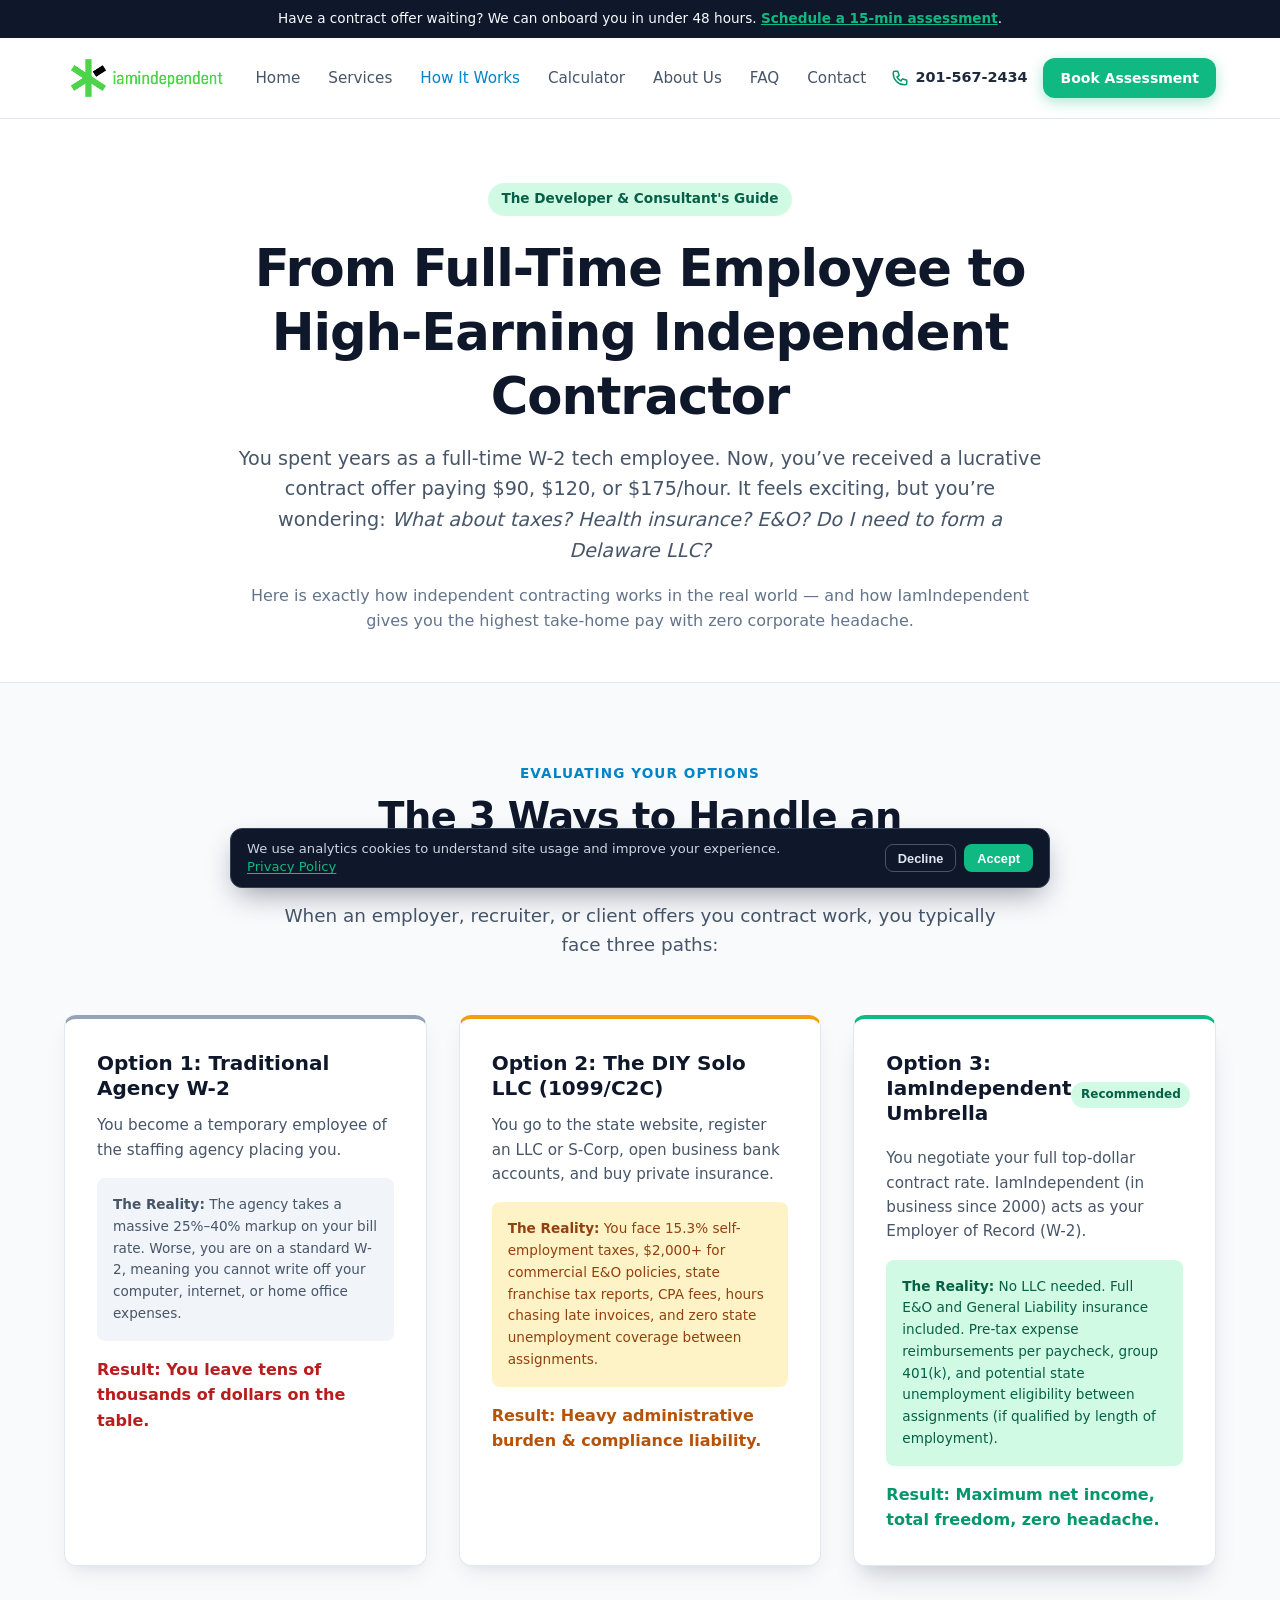
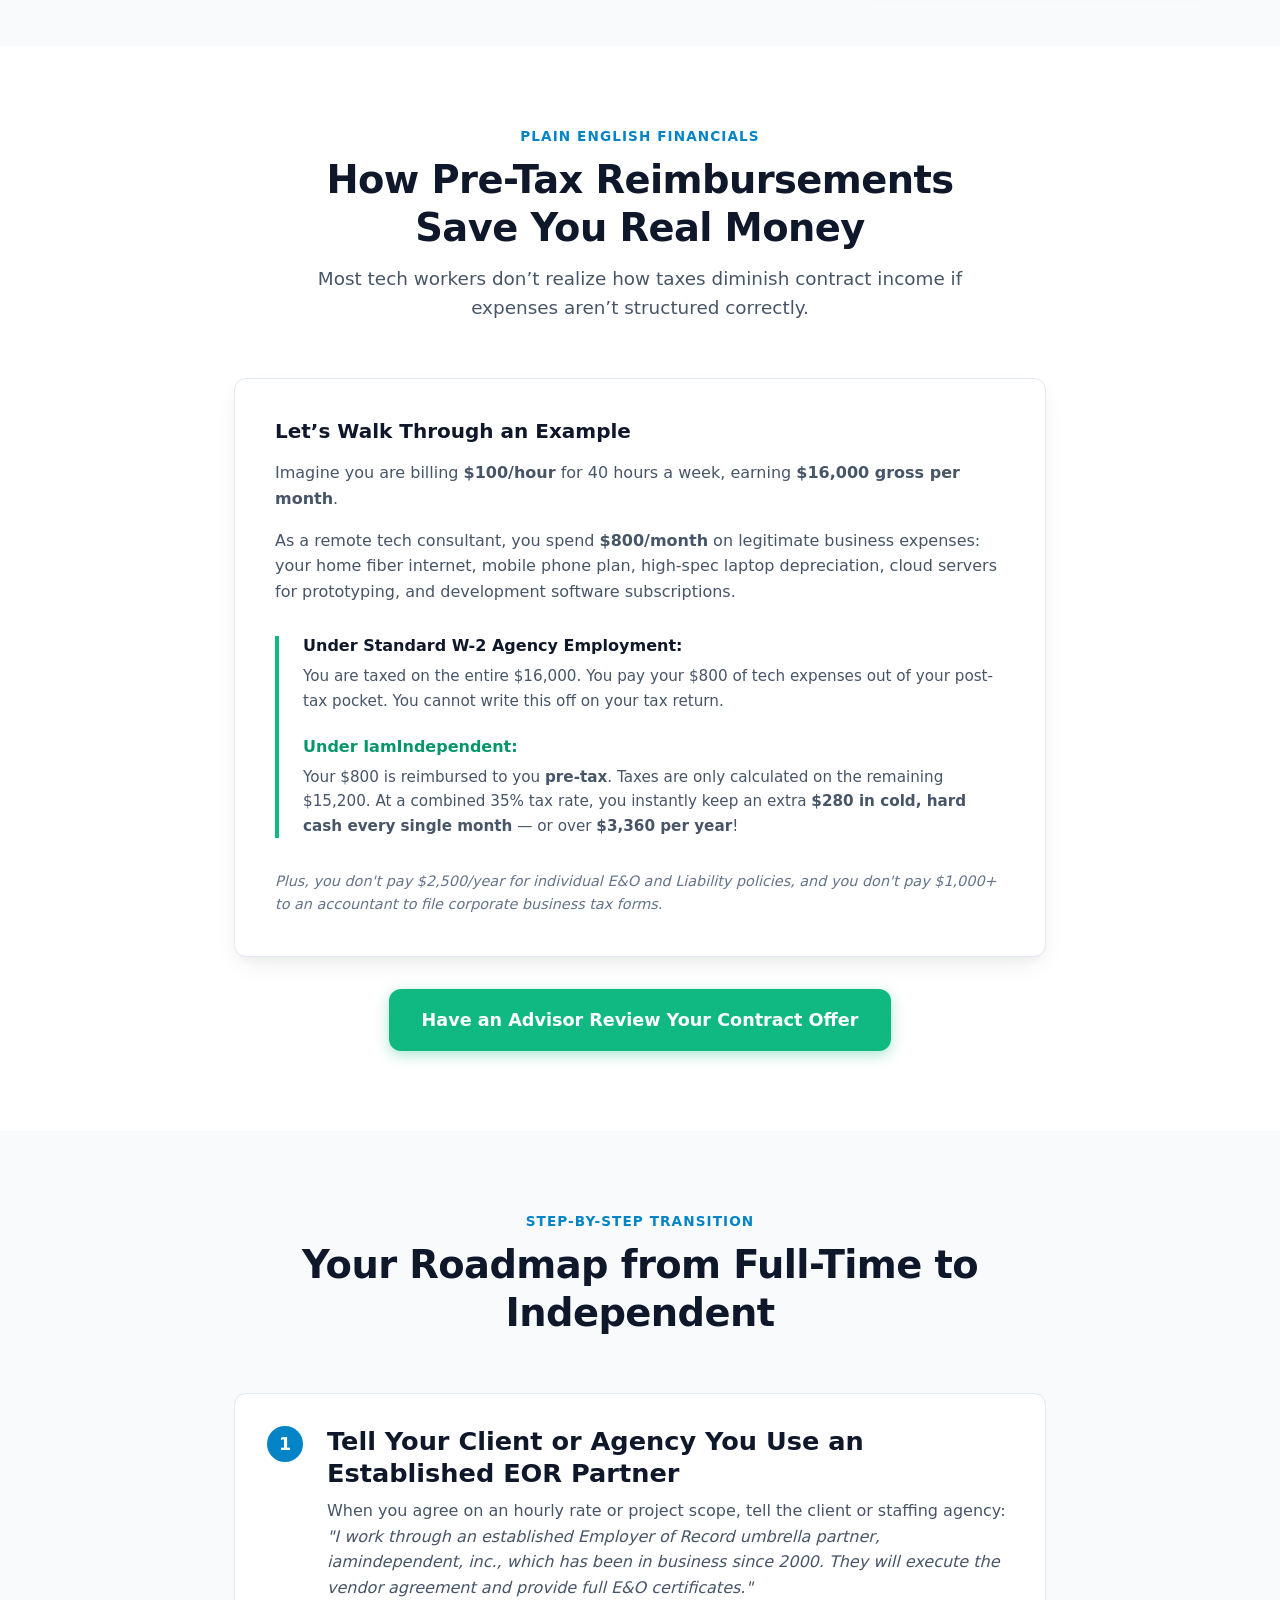
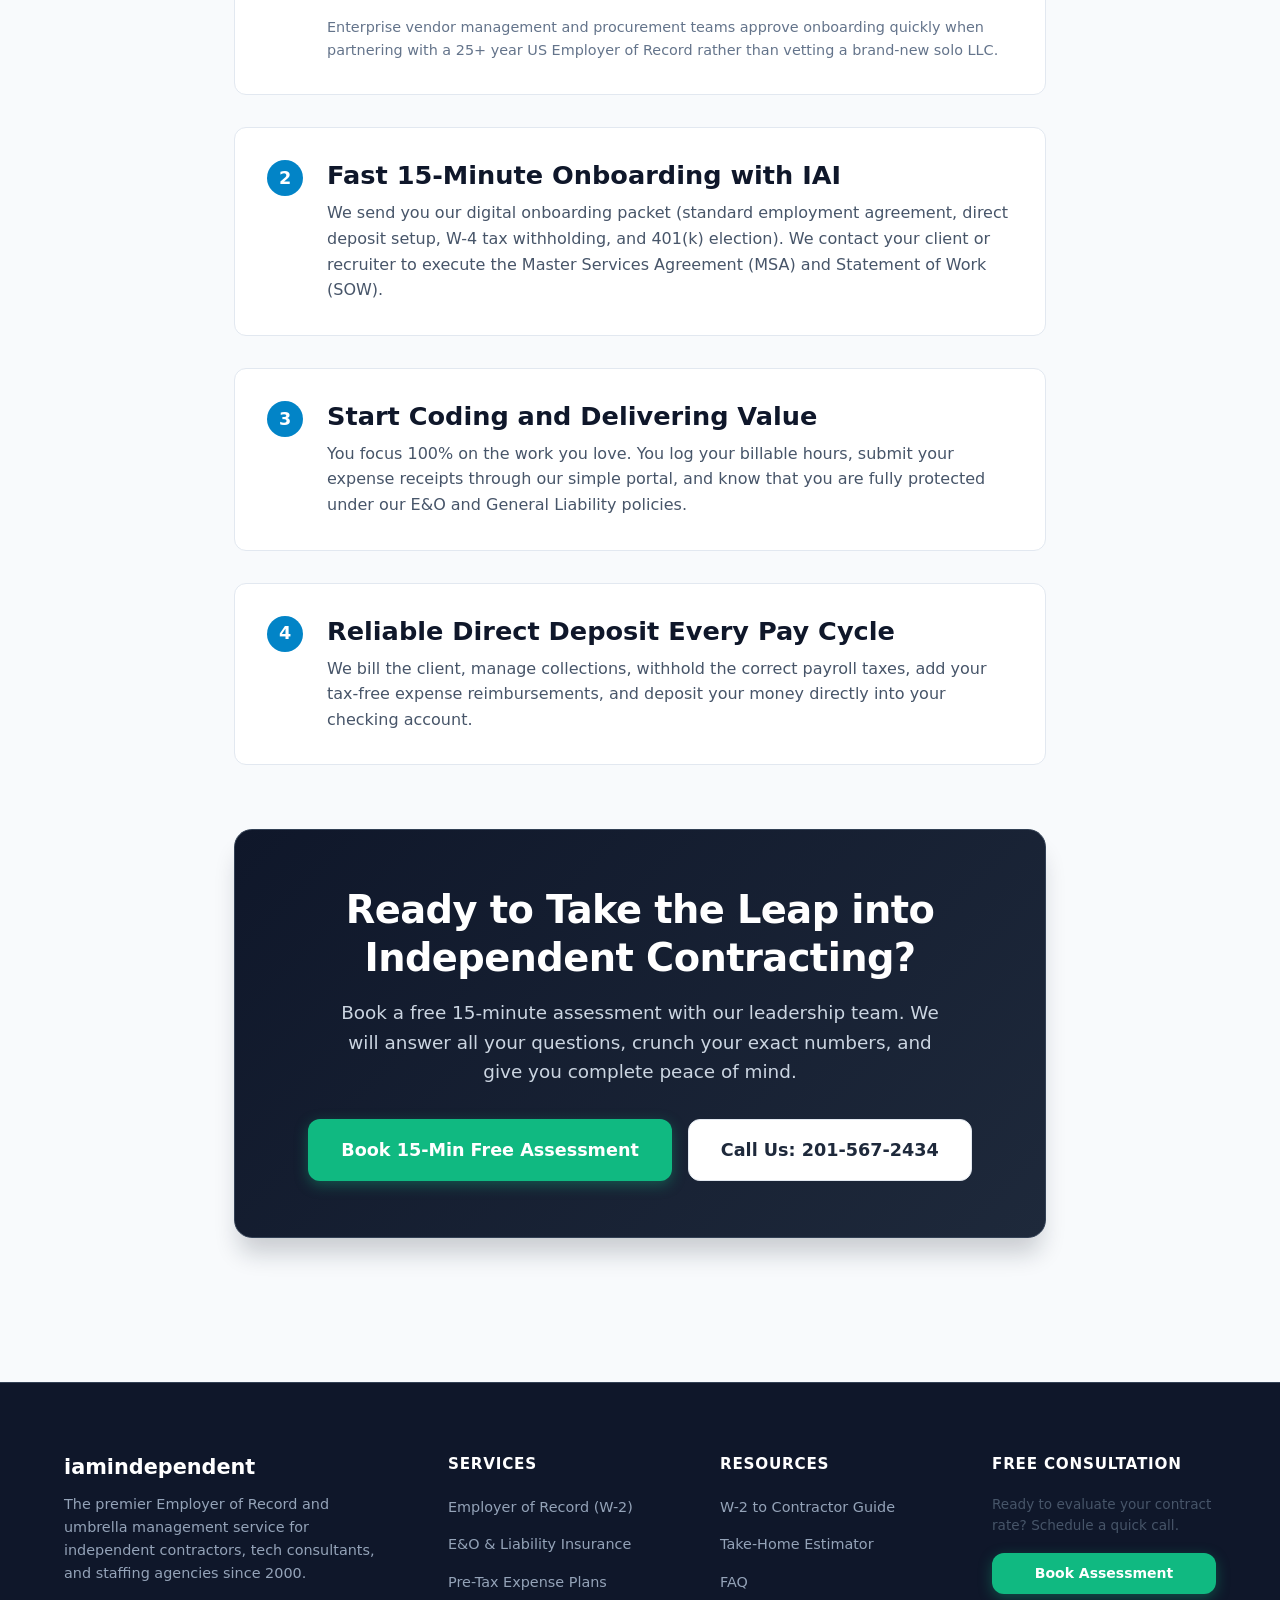
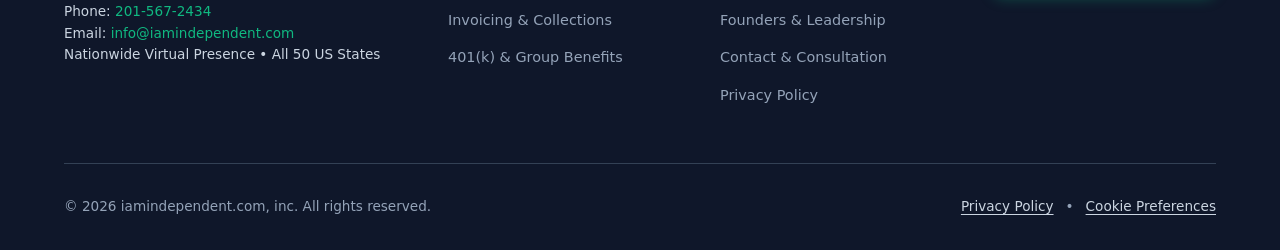
<file: how-it-works.html>
<!DOCTYPE html>
<html lang="en">
<head>
  <!-- Google tag (gtag.js) with Consent Mode v2 -->
  <script>
    window.dataLayer = window.dataLayer || [];
    function gtag(){dataLayer.push(arguments);}
    (function() {
      var saved = null;
      try { saved = localStorage.getItem('iai_cookie_consent'); } catch (e) {}
      var gpc = navigator.globalPrivacyControl === true;
      gtag('consent', 'default', {
        ad_storage: 'denied',
        ad_user_data: 'denied',
        ad_personalization: 'denied',
        analytics_storage: 'denied',
        region: ['AT','BE','BG','HR','CY','CZ','DK','EE','FI','FR','DE','GR','HU','IS','IE','IT','LV','LI','LT','LU','MT','NL','NO','PL','PT','RO','SK','SI','ES','SE','GB','CH'],
        wait_for_update: 500
      });
      gtag('consent', 'default', {
        ad_storage: 'denied',
        ad_user_data: 'denied',
        ad_personalization: 'denied',
        analytics_storage: (saved === 'denied' || (!saved && gpc)) ? 'denied' : 'granted'
      });
      if (saved === 'granted' || saved === 'denied') {
        gtag('consent', 'update', { analytics_storage: saved });
      }
    })();
  </script>
  <script async src="https://www.googletagmanager.com/gtag/js?id=G-ZEZWZV7GDF"></script>
  <script>
    gtag('js', new Date());
    gtag('config', 'G-ZEZWZV7GDF');
  </script>
  <meta charset="UTF-8">
  <meta name="viewport" content="width=device-width, initial-scale=1.0">
  <title>How It Works | From Full-Time W-2 to Independent Contracting</title>
  <meta name="description" content="A practical guide for technical professionals transitioning from full-time W-2 employment to independent contracting with IamIndependent umbrella back-office.">
  <link rel="stylesheet" href="assets/css/styles.css">
</head>
<body>

  <!-- Top Announcement Bar -->
  <aside class="top-notice">
    <span>Have a contract offer waiting? We can onboard you in under 48 hours. <a href="book.html">Schedule a 15-min assessment</a>.</span>
  </aside>

  <!-- Navigation Header -->
  <header class="header">
    <div class="container nav-container">
      <a href="index.html" class="brand">
        <img src="assets/images/logo.png" alt="iamindependent logo" width="165" height="48">
      </a>

      <ul class="nav-menu" id="navMenu">
        <li><a href="index.html" class="nav-link">Home</a></li>
        <li><a href="services.html" class="nav-link">Services</a></li>
        <li><a href="how-it-works.html" class="nav-link active">How It Works</a></li>
        <li><a href="index.html#calculator" class="nav-link">Calculator</a></li>
        <li><a href="about.html" class="nav-link">About Us</a></li>
        <li><a href="faq.html" class="nav-link">FAQ</a></li>
        <li><a href="book.html" class="nav-link">Contact</a></li>
      </ul>

      <div class="nav-cta-group">
        <a href="tel:2015672434" class="nav-phone">
          <svg width="18" height="18" fill="none" stroke="currentColor" viewBox="0 0 24 24"><path stroke-linecap="round" stroke-linejoin="round" stroke-width="2" d="M3 5a2 2 0 012-2h3.28a1 1 0 01.948.684l1.498 4.493a1 1 0 01-.502 1.21l-2.257 1.13a11.042 11.042 0 005.516 5.516l1.13-2.257a1 1 0 011.21-.502l4.493 1.498a1 1 0 01.684.949V19a2 2 0 01-2 2h-1C9.716 21 3 14.284 3 6V5z"></path></svg>
          201-567-2434
        </a>
        <a href="book.html" class="btn btn-primary btn-sm btn-open-modal">Book Assessment</a>
        <button class="menu-toggle" id="menuToggle" aria-label="Toggle navigation">
          <svg width="24" height="24" fill="none" stroke="currentColor" viewBox="0 0 24 24"><path stroke-linecap="round" stroke-linejoin="round" stroke-width="2" d="M4 6h16M4 12h16M4 18h16"></path></svg>
        </button>
      </div>
    </div>
  </header>

  <main>
    <!-- Guide Hero -->
    <section class="section" style="padding: 4rem 0 3rem; background: #ffffff; border-bottom: 1px solid #e2e8f0;">
      <div class="container container-narrow" style="text-align: center;">
        <span class="badge">The Developer & Consultant's Guide</span>
        <h1>From Full-Time Employee to High-Earning Independent Contractor</h1>
        <p class="lead" style="margin-top: 1rem;">
          You spent years as a full-time W-2 tech employee. Now, you’ve received a lucrative contract offer paying $90, $120, or $175/hour. It feels exciting, but you’re wondering: <em>What about taxes? Health insurance? E&O? Do I need to form a Delaware LLC?</em>
        </p>
        <p style="color: #64748b;">
          Here is exactly how independent contracting works in the real world — and how IamIndependent gives you the highest take-home pay with zero corporate headache.
        </p>
      </div>
    </section>

    <!-- The 3 Options Explained -->
    <section class="section">
      <div class="container">
        <div class="section-header">
          <span class="subheading">Evaluating Your Options</span>
          <h2>The 3 Ways to Handle an Independent Contract</h2>
          <p>When an employer, recruiter, or client offers you contract work, you typically face three paths:</p>
        </div>

        <div class="grid-3">
          <div class="card" style="border-top: 4px solid #94a3b8;">
            <h3>Option 1: Traditional Agency W-2</h3>
            <p style="font-size:0.95rem; color:#475569; margin-bottom: 1rem;">
              You become a temporary employee of the staffing agency placing you.
            </p>
            <div style="background:#f1f5f9; padding: 1rem; border-radius: 8px; font-size: 0.85rem; color: #475569; margin-bottom: 1rem;">
              <strong>The Reality:</strong>
              The agency takes a massive 25%–40% markup on your bill rate. Worse, you are on a standard W-2, meaning you cannot write off your computer, internet, or home office expenses.
            </div>
            <p style="font-weight: 600; color:#b91c1c;">Result: You leave tens of thousands of dollars on the table.</p>
          </div>

          <div class="card" style="border-top: 4px solid #f59e0b;">
            <h3>Option 2: The DIY Solo LLC (1099/C2C)</h3>
            <p style="font-size:0.95rem; color:#475569; margin-bottom: 1rem;">
              You go to the state website, register an LLC or S-Corp, open business bank accounts, and buy private insurance.
            </p>
            <div style="background:#fef3c7; padding: 1rem; border-radius: 8px; font-size: 0.85rem; color: #92400e; margin-bottom: 1rem;">
              <strong>The Reality:</strong>
              You face 15.3% self-employment taxes, $2,000+ for commercial E&O policies, state franchise tax reports, CPA fees, hours chasing late invoices, and zero state unemployment coverage between assignments.
            </div>
            <p style="font-weight: 600; color:#b45309;">Result: Heavy administrative burden & compliance liability.</p>
          </div>

          <div class="card" style="border-top: 4px solid var(--accent); background: #ffffff; box-shadow: var(--card-shadow-hover);">
            <div style="display:flex; justify-content:space-between; align-items:center; margin-bottom: 0.5rem;">
              <h3>Option 3: IamIndependent Umbrella</h3>
              <span class="badge" style="margin: 0; padding: 0.2rem 0.6rem; font-size: 0.75rem;">Recommended</span>
            </div>
            <p style="font-size:0.95rem; color:#475569; margin-bottom: 1rem;">
              You negotiate your full top-dollar contract rate. IamIndependent (in business since 2000) acts as your Employer of Record (W-2).
            </p>
            <div style="background:#d1fae5; padding: 1rem; border-radius: 8px; font-size: 0.85rem; color: #065f46; margin-bottom: 1rem;">
              <strong>The Reality:</strong>
              No LLC needed. Full E&O and General Liability insurance included. Pre-tax expense reimbursements per paycheck, group 401(k), and potential state unemployment eligibility between assignments (if qualified by length of employment).
            </div>
            <p style="font-weight: 600; color:#059669;">Result: Maximum net income, total freedom, zero headache.</p>
          </div>
        </div>
      </div>
    </section>

    <!-- The Financial Difference / Math -->
    <section class="section section-alt">
      <div class="container container-narrow">
        <div class="section-header">
          <span class="subheading">Plain English Financials</span>
          <h2>How Pre-Tax Reimbursements Save You Real Money</h2>
          <p>Most tech workers don’t realize how taxes diminish contract income if expenses aren’t structured correctly.</p>
        </div>

        <div class="card" style="padding: 2.5rem; margin-bottom: 2rem;">
          <h3 style="margin-bottom: 1rem;">Let’s Walk Through an Example</h3>
          <p>
            Imagine you are billing <strong>$100/hour</strong> for 40 hours a week, earning <strong>$16,000 gross per month</strong>.
          </p>
          <p>
            As a remote tech consultant, you spend <strong>$800/month</strong> on legitimate business expenses: your home fiber internet, mobile phone plan, high-spec laptop depreciation, cloud servers for prototyping, and development software subscriptions.
          </p>

          <div style="margin: 2rem 0; border-left: 4px solid var(--accent); padding-left: 1.5rem;">
            <h4 style="color:#0f172a; margin-bottom: 0.5rem;">Under Standard W-2 Agency Employment:</h4>
            <p style="font-size: 0.95rem; color:#475569;">
              You are taxed on the entire $16,000. You pay your $800 of tech expenses out of your post-tax pocket. You cannot write this off on your tax return.
            </p>
            <h4 style="color:#059669; margin: 1.5rem 0 0.5rem;">Under IamIndependent:</h4>
            <p style="font-size: 0.95rem; color:#475569;">
              Your $800 is reimbursed to you <strong>pre-tax</strong>. Taxes are only calculated on the remaining $15,200. At a combined 35% tax rate, you instantly keep an extra <strong>$280 in cold, hard cash every single month</strong> — or over <strong>$3,360 per year</strong>!
            </p>
          </div>

          <p style="font-size: 0.9rem; color:#64748b; font-style: italic;">
            Plus, you don't pay $2,500/year for individual E&O and Liability policies, and you don't pay $1,000+ to an accountant to file corporate business tax forms.
          </p>
        </div>

        <div style="text-align: center;">
          <a href="book.html" class="btn btn-primary btn-lg">Have an Advisor Review Your Contract Offer</a>
        </div>
      </div>
    </section>

    <!-- The 4-Step Transition Process -->
    <section class="section">
      <div class="container container-narrow">
        <div class="section-header">
          <span class="subheading">Step-by-Step Transition</span>
          <h2>Your Roadmap from Full-Time to Independent</h2>
        </div>

        <div style="display: flex; flex-direction: column; gap: 2rem;">
          <div class="step-card" style="display: flex; gap: 1.5rem; align-items: flex-start;">
            <div class="step-num" style="flex-shrink: 0;">1</div>
            <div>
              <h3 style="margin-bottom: 0.5rem;">Tell Your Client or Agency You Use an Established EOR Partner</h3>
              <p>When you agree on an hourly rate or project scope, tell the client or staffing agency: <em>"I work through an established Employer of Record umbrella partner, iamindependent, inc., which has been in business since 2000. They will execute the vendor agreement and provide full E&amp;O certificates."</em></p>
              <p style="font-size: 0.9rem; color:#64748b;">Enterprise vendor management and procurement teams approve onboarding quickly when partnering with a 25+ year US Employer of Record rather than vetting a brand-new solo LLC.</p>
            </div>
          </div>

          <div class="step-card" style="display: flex; gap: 1.5rem; align-items: flex-start;">
            <div class="step-num" style="flex-shrink: 0;">2</div>
            <div>
              <h3 style="margin-bottom: 0.5rem;">Fast 15-Minute Onboarding with IAI</h3>
              <p>We send you our digital onboarding packet (standard employment agreement, direct deposit setup, W-4 tax withholding, and 401(k) election). We contact your client or recruiter to execute the Master Services Agreement (MSA) and Statement of Work (SOW).</p>
            </div>
          </div>

          <div class="step-card" style="display: flex; gap: 1.5rem; align-items: flex-start;">
            <div class="step-num" style="flex-shrink: 0;">3</div>
            <div>
              <h3 style="margin-bottom: 0.5rem;">Start Coding and Delivering Value</h3>
              <p>You focus 100% on the work you love. You log your billable hours, submit your expense receipts through our simple portal, and know that you are fully protected under our E&O and General Liability policies.</p>
            </div>
          </div>

          <div class="step-card" style="display: flex; gap: 1.5rem; align-items: flex-start;">
            <div class="step-num" style="flex-shrink: 0;">4</div>
            <div>
              <h3 style="margin-bottom: 0.5rem;">Reliable Direct Deposit Every Pay Cycle</h3>
              <p>We bill the client, manage collections, withhold the correct payroll taxes, add your tax-free expense reimbursements, and deposit your money directly into your checking account.</p>
            </div>
          </div>
        </div>

        <div class="cta-banner" style="margin-top: 4rem;">
          <h2>Ready to Take the Leap into Independent Contracting?</h2>
          <p>Book a free 15-minute assessment with our leadership team. We will answer all your questions, crunch your exact numbers, and give you complete peace of mind.</p>
          <div class="cta-buttons">
            <a href="book.html" class="btn btn-primary btn-lg">Book 15-Min Free Assessment</a>
            <a href="tel:2015672434" class="btn btn-secondary btn-lg">Call Us: 201-567-2434</a>
          </div>
        </div>
      </div>
    </section>
  </main>

  <!-- Site Footer -->
  <footer class="footer">
    <div class="container">
      <div class="footer-grid">
        <div class="footer-brand">
          <h4>iamindependent</h4>
          <p>The premier Employer of Record and umbrella management service for independent contractors, tech consultants, and staffing agencies since 2000.</p>
          <p style="margin-top: 1rem; font-size: 0.85rem; color:#cbd5e1;">
            Phone: <a href="tel:2015672434" style="color:var(--accent);">201-567-2434</a><br>
            Email: <a href="mailto:info@iamindependent.com" style="color:var(--accent);">info@iamindependent.com</a><br>
            Nationwide Virtual Presence &bull; All 50 US States
          </p>
        </div>

        <div class="footer-col">
          <h5>Services</h5>
          <ul class="footer-links">
            <li><a href="services.html#eor">Employer of Record (W-2)</a></li>
            <li><a href="services.html#insurance">E&O & Liability Insurance</a></li>
            <li><a href="services.html#expenses">Pre-Tax Expense Plans</a></li>
            <li><a href="services.html#invoicing">Invoicing & Collections</a></li>
            <li><a href="services.html#benefits">401(k) & Group Benefits</a></li>
          </ul>
        </div>

        <div class="footer-col">
          <h5>Resources</h5>
          <ul class="footer-links">
            <li><a href="how-it-works.html">W-2 to Contractor Guide</a></li>
            <li><a href="index.html#calculator">Take-Home Estimator</a></li>
            <li><a href="faq.html">FAQ</a></li>
            <li><a href="about.html">Founders & Leadership</a></li>
            <li><a href="book.html">Contact & Consultation</a></li>
            <li><a href="privacy-policy.html">Privacy Policy</a></li>
          </ul>
        </div>

        <div class="footer-col">
          <h5>Free Consultation</h5>
          <p style="font-size:0.85rem; margin-bottom:1rem;">Ready to evaluate your contract rate? Schedule a quick call.</p>
          <a href="book.html" class="btn btn-primary btn-sm" style="display:inline-block; text-align:center; width:100%;">Book Assessment</a>
        </div>
      </div>

      <div class="footer-bottom">
        <div>&copy; 2026 iamindependent.com, inc. All rights reserved.</div>
        <div class="footer-legal-links">
          <a href="privacy-policy.html">Privacy Policy</a>
          <span aria-hidden="true">&bull;</span>
          <button type="button" class="js-cookie-preferences">Cookie Preferences</button>
        </div>
      </div>
    </div>
  </footer>

  <script src="assets/js/main.js"></script>
</body>
</html>
</file>
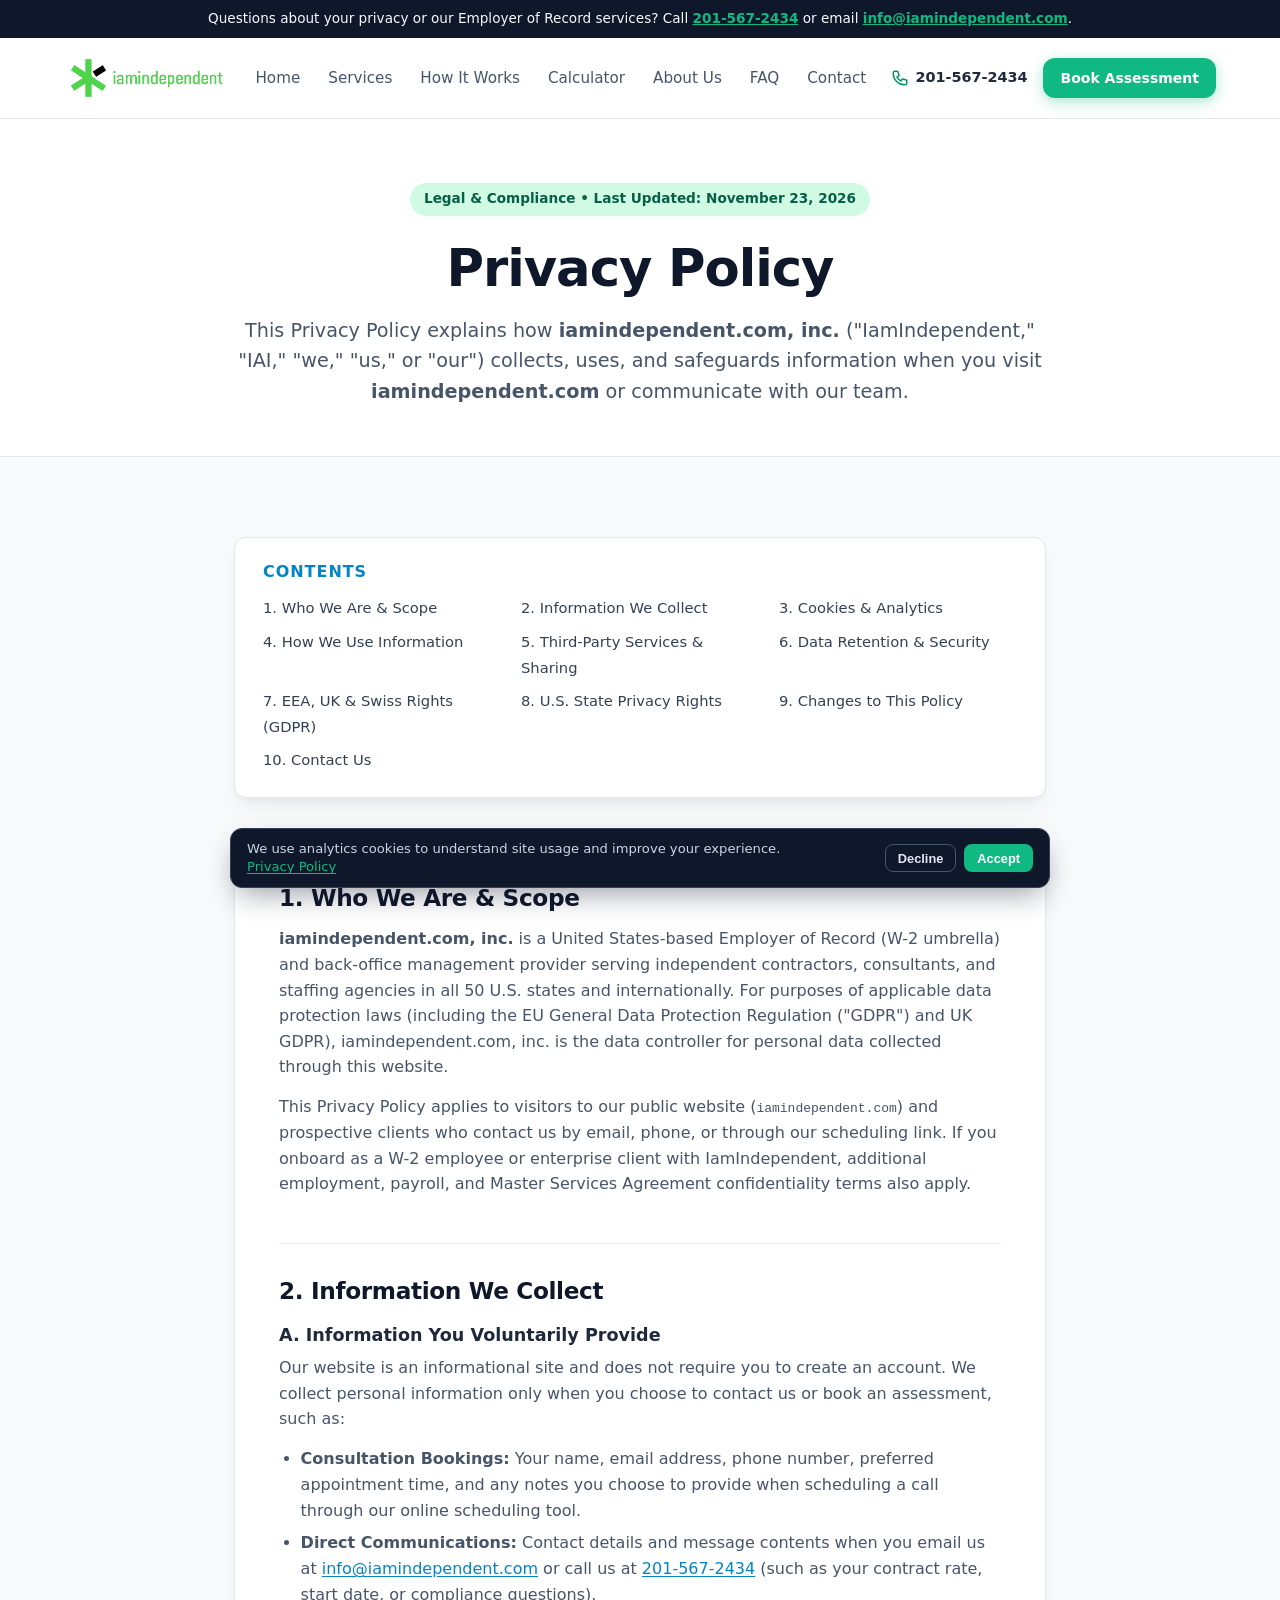
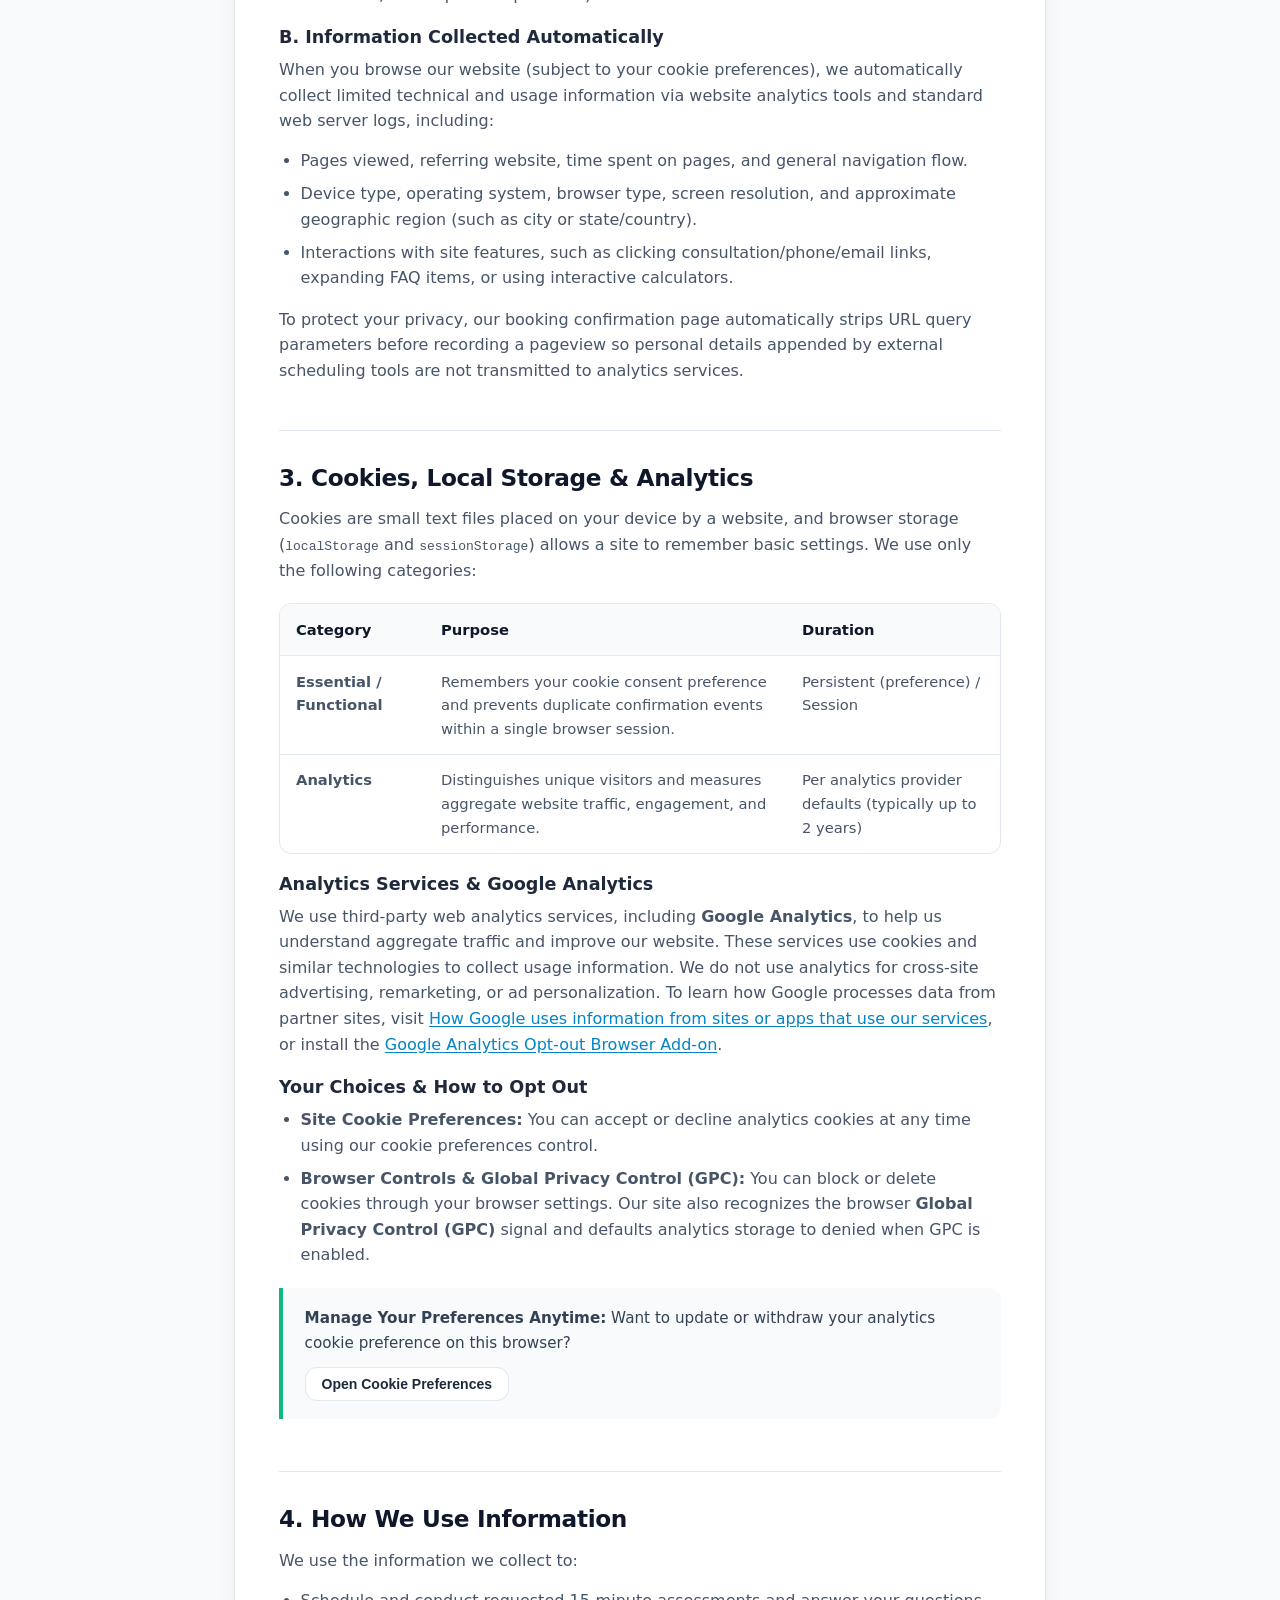
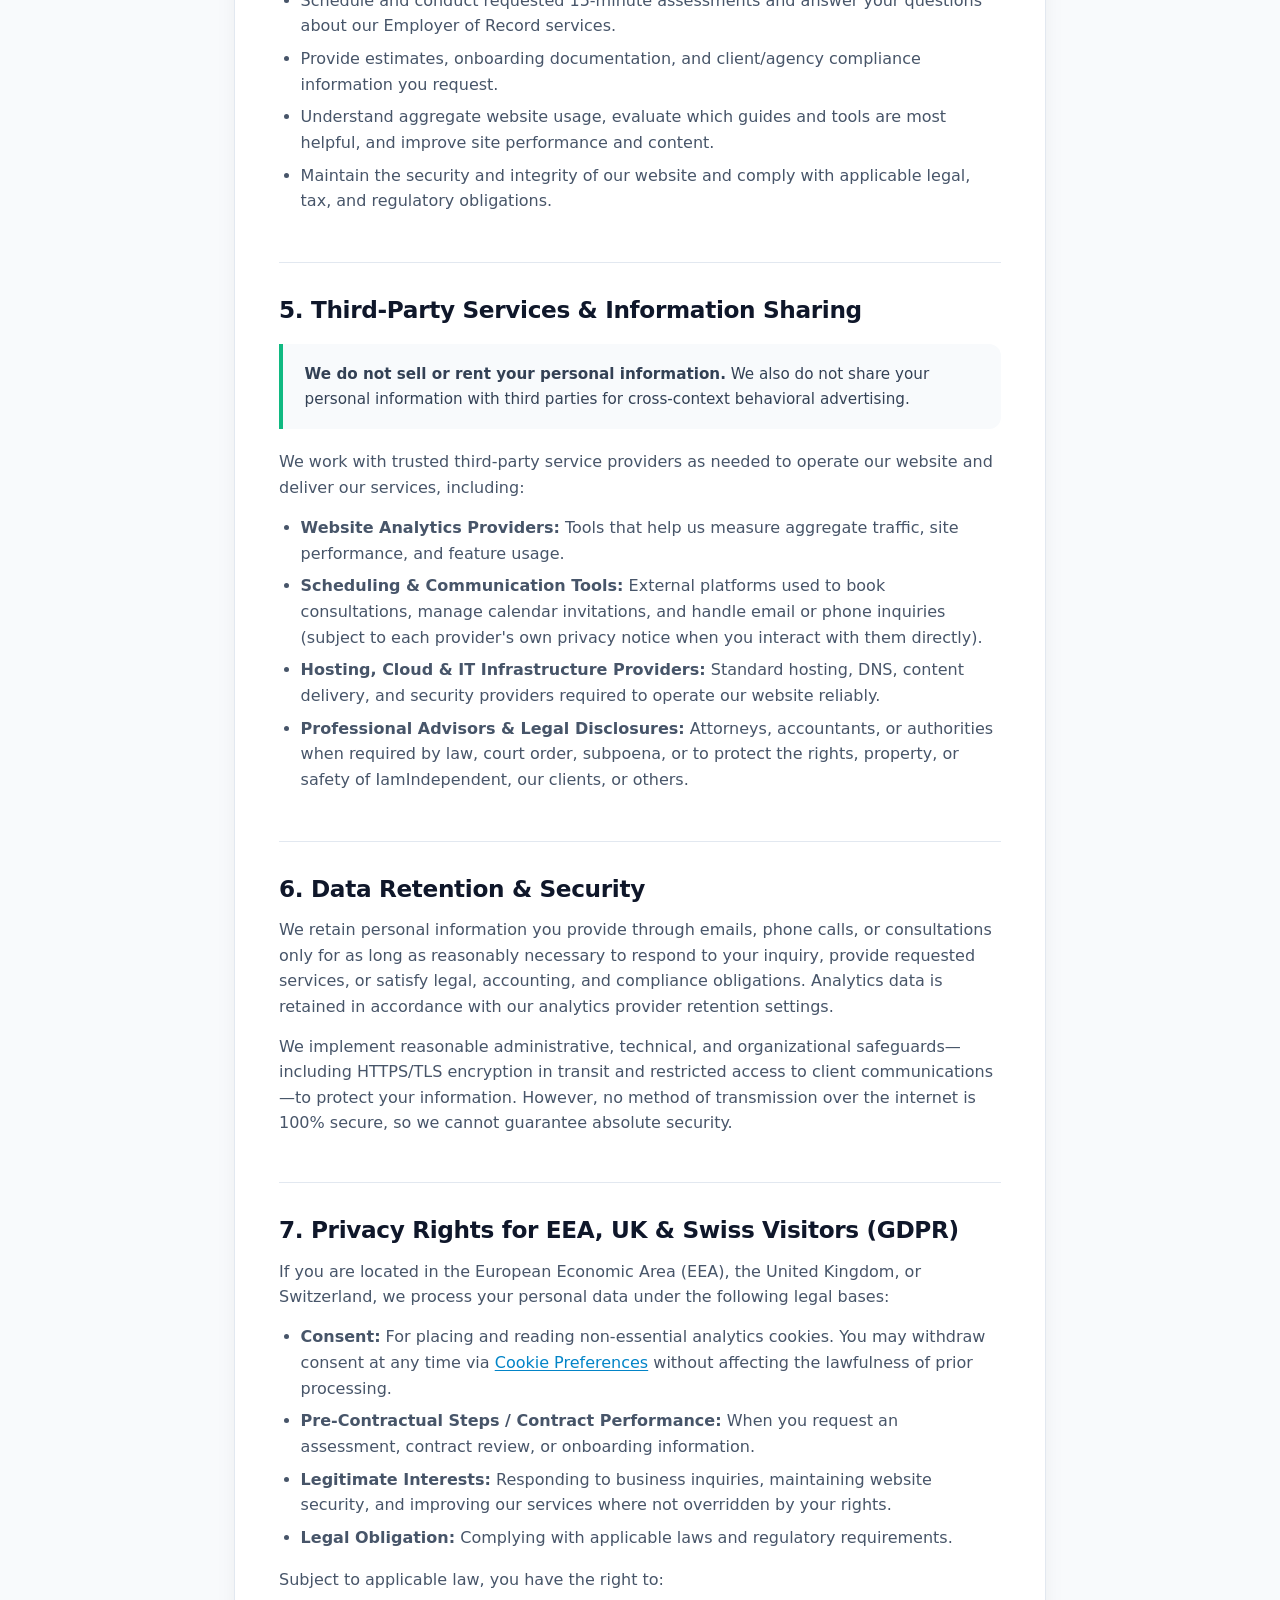
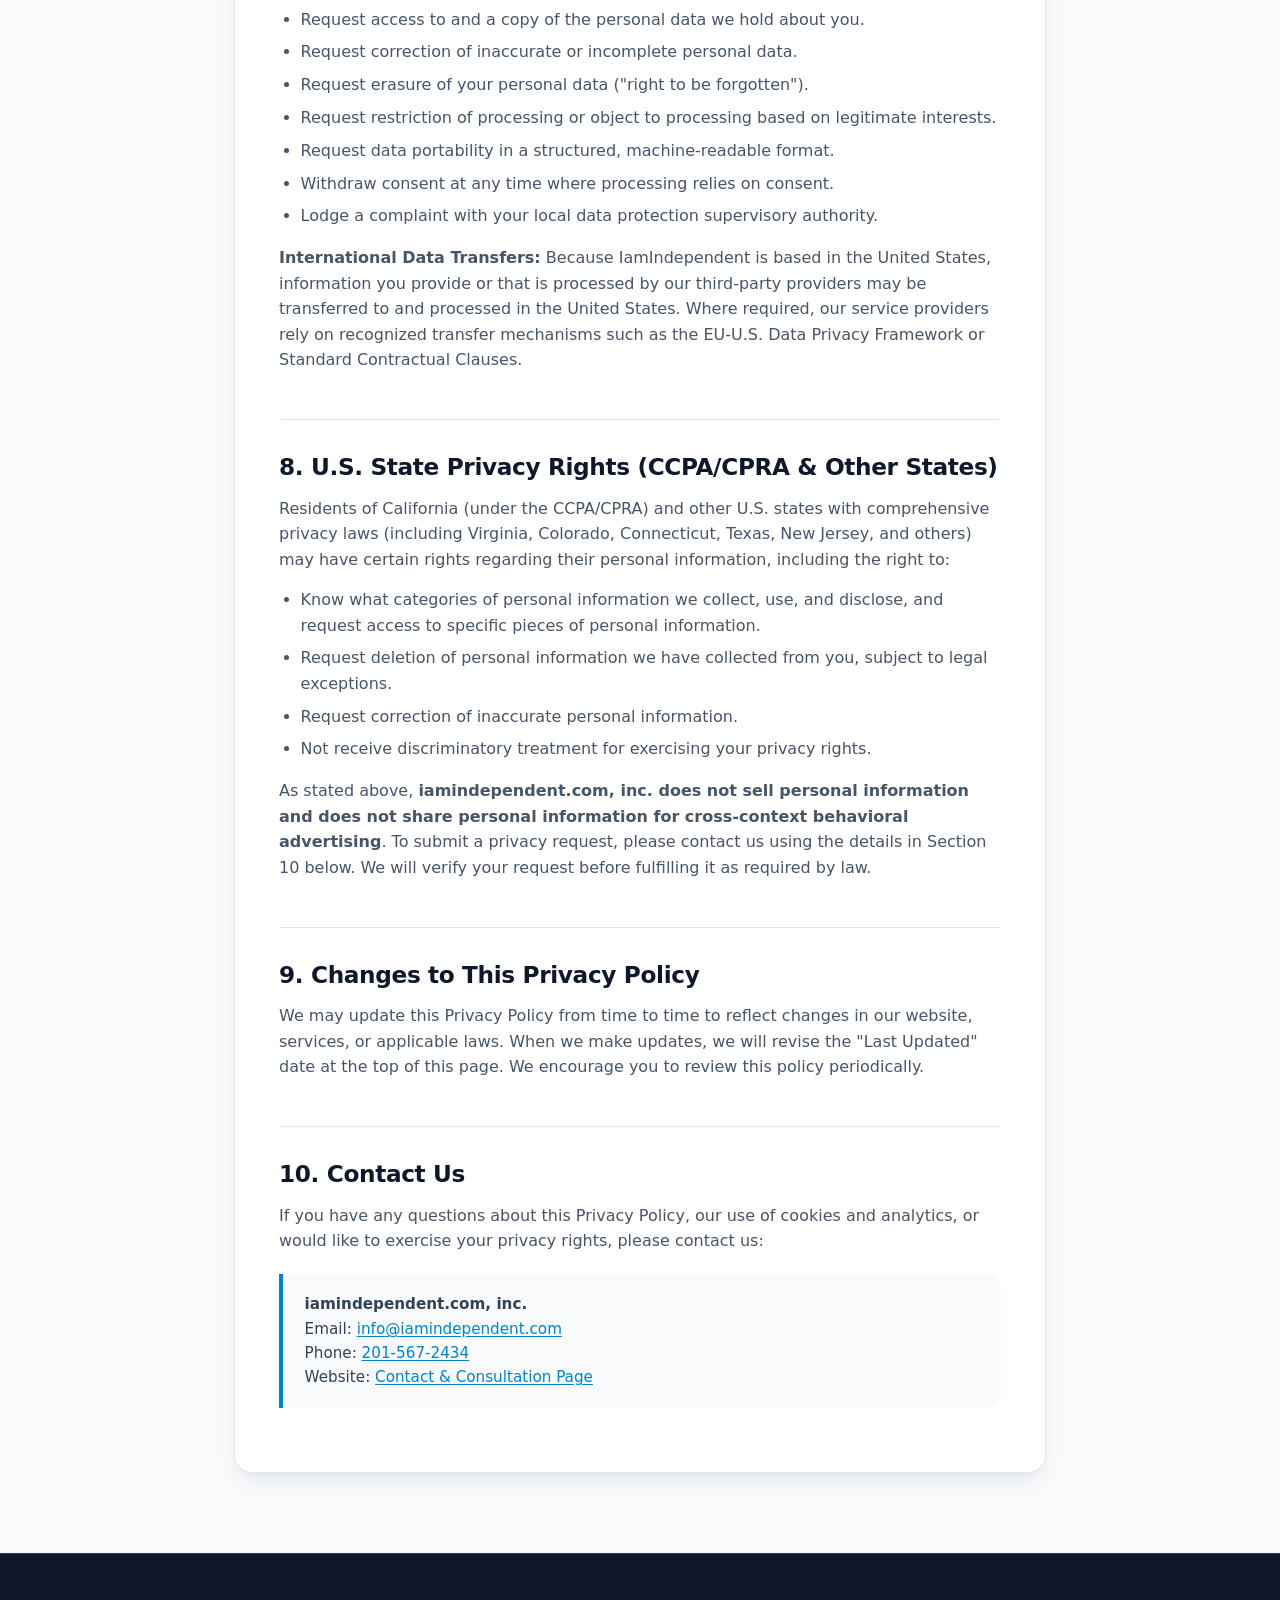
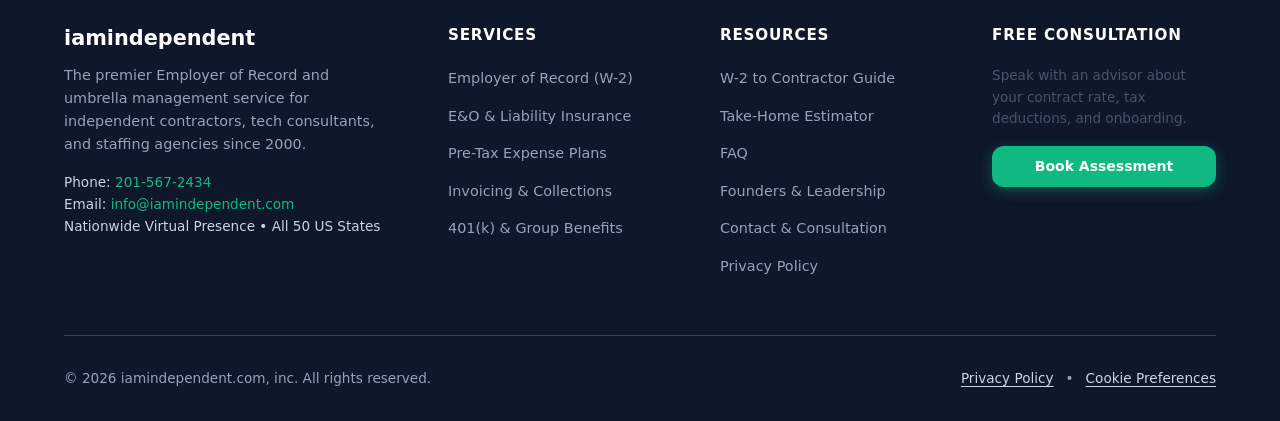
<file: privacy-policy.html>
<!DOCTYPE html>
<html lang="en">
<head>
  <!-- Google tag (gtag.js) with Consent Mode v2 -->
  <script>
    window.dataLayer = window.dataLayer || [];
    function gtag(){dataLayer.push(arguments);}
    (function() {
      var saved = null;
      try { saved = localStorage.getItem('iai_cookie_consent'); } catch (e) {}
      var gpc = navigator.globalPrivacyControl === true;
      gtag('consent', 'default', {
        ad_storage: 'denied',
        ad_user_data: 'denied',
        ad_personalization: 'denied',
        analytics_storage: 'denied',
        region: ['AT','BE','BG','HR','CY','CZ','DK','EE','FI','FR','DE','GR','HU','IS','IE','IT','LV','LI','LT','LU','MT','NL','NO','PL','PT','RO','SK','SI','ES','SE','GB','CH'],
        wait_for_update: 500
      });
      gtag('consent', 'default', {
        ad_storage: 'denied',
        ad_user_data: 'denied',
        ad_personalization: 'denied',
        analytics_storage: (saved === 'denied' || (!saved && gpc)) ? 'denied' : 'granted'
      });
      if (saved === 'granted' || saved === 'denied') {
        gtag('consent', 'update', { analytics_storage: saved });
      }
    })();
  </script>
  <script async src="https://www.googletagmanager.com/gtag/js?id=G-ZEZWZV7GDF"></script>
  <script>
    gtag('js', new Date());
    gtag('config', 'G-ZEZWZV7GDF');
  </script>
  <meta charset="UTF-8">
  <meta name="viewport" content="width=device-width, initial-scale=1.0">
  <title>Privacy Policy | IamIndependent</title>
  <meta name="description" content="Privacy Policy for iamindependent.com, inc., explaining how we collect, use, and protect personal data, cookies, and website analytics in compliance with GDPR and US privacy laws.">
  <link rel="stylesheet" href="assets/css/styles.css">
</head>
<body>

  <!-- Top Announcement Bar -->
  <aside class="top-notice">
    <span>Questions about your privacy or our Employer of Record services? Call <a href="tel:2015672434">201-567-2434</a> or email <a href="mailto:info@iamindependent.com">info@iamindependent.com</a>.</span>
  </aside>

  <!-- Navigation Header -->
  <header class="header">
    <div class="container nav-container">
      <a href="index.html" class="brand">
        <img src="assets/images/logo.png" alt="iamindependent logo" width="165" height="48">
      </a>

      <ul class="nav-menu" id="navMenu">
        <li><a href="index.html" class="nav-link">Home</a></li>
        <li><a href="services.html" class="nav-link">Services</a></li>
        <li><a href="how-it-works.html" class="nav-link">How It Works</a></li>
        <li><a href="index.html#calculator" class="nav-link">Calculator</a></li>
        <li><a href="about.html" class="nav-link">About Us</a></li>
        <li><a href="faq.html" class="nav-link">FAQ</a></li>
        <li><a href="book.html" class="nav-link">Contact</a></li>
      </ul>

      <div class="nav-cta-group">
        <a href="tel:2015672434" class="nav-phone">
          <svg width="18" height="18" fill="none" stroke="currentColor" viewBox="0 0 24 24"><path stroke-linecap="round" stroke-linejoin="round" stroke-width="2" d="M3 5a2 2 0 012-2h3.28a1 1 0 01.948.684l1.498 4.493a1 1 0 01-.502 1.21l-2.257 1.13a11.042 11.042 0 005.516 5.516l1.13-2.257a1 1 0 011.21-.502l4.493 1.498a1 1 0 01.684.949V19a2 2 0 01-2 2h-1C9.716 21 3 14.284 3 6V5z"></path></svg>
          201-567-2434
        </a>
        <a href="book.html" class="btn btn-primary btn-sm btn-open-modal">Book Assessment</a>
        <button class="menu-toggle" id="menuToggle" aria-label="Toggle navigation">
          <svg width="24" height="24" fill="none" stroke="currentColor" viewBox="0 0 24 24"><path stroke-linecap="round" stroke-linejoin="round" stroke-width="2" d="M4 6h16M4 12h16M4 18h16"></path></svg>
        </button>
      </div>
    </div>
  </header>

  <main>
    <!-- Policy Hero -->
    <section class="section" style="padding: 4rem 0 3rem; background: #ffffff; border-bottom: 1px solid #e2e8f0;">
      <div class="container container-narrow" style="text-align: center;">
        <span class="badge">Legal &amp; Compliance &bull; Last Updated: November 23, 2026</span>
        <h1>Privacy Policy</h1>
        <p class="lead" style="margin-top: 1rem;">
          This Privacy Policy explains how <strong>iamindependent.com, inc.</strong> ("IamIndependent," "IAI," "we," "us," or "our") collects, uses, and safeguards information when you visit <strong>iamindependent.com</strong> or communicate with our team.
        </p>
      </div>
    </section>

    <!-- Policy Body -->
    <section class="section">
      <div class="container container-narrow">

        <!-- Quick Navigation -->
        <nav class="policy-toc" aria-label="Privacy Policy Sections">
          <h2>Contents</h2>
          <ul>
            <li><a href="#scope">1. Who We Are &amp; Scope</a></li>
            <li><a href="#information-we-collect">2. Information We Collect</a></li>
            <li><a href="#cookies-analytics">3. Cookies &amp; Analytics</a></li>
            <li><a href="#how-we-use">4. How We Use Information</a></li>
            <li><a href="#third-parties">5. Third-Party Services &amp; Sharing</a></li>
            <li><a href="#retention-security">6. Data Retention &amp; Security</a></li>
            <li><a href="#gdpr-rights">7. EEA, UK &amp; Swiss Rights (GDPR)</a></li>
            <li><a href="#us-rights">8. U.S. State Privacy Rights</a></li>
            <li><a href="#changes">9. Changes to This Policy</a></li>
            <li><a href="#contact">10. Contact Us</a></li>
          </ul>
        </nav>

        <article class="policy-content">

          <!-- 1. Scope -->
          <section class="policy-section" id="scope">
            <h2>1. Who We Are &amp; Scope</h2>
            <p>
              <strong>iamindependent.com, inc.</strong> is a United States-based Employer of Record (W-2 umbrella) and back-office management provider serving independent contractors, consultants, and staffing agencies in all 50 U.S. states and internationally. For purposes of applicable data protection laws (including the EU General Data Protection Regulation ("GDPR") and UK GDPR), iamindependent.com, inc. is the data controller for personal data collected through this website.
            </p>
            <p>
              This Privacy Policy applies to visitors to our public website (<code>iamindependent.com</code>) and prospective clients who contact us by email, phone, or through our scheduling link. If you onboard as a W-2 employee or enterprise client with IamIndependent, additional employment, payroll, and Master Services Agreement confidentiality terms also apply.
            </p>
          </section>

          <!-- 2. Information We Collect -->
          <section class="policy-section" id="information-we-collect">
            <h2>2. Information We Collect</h2>

            <h3>A. Information You Voluntarily Provide</h3>
            <p>
              Our website is an informational site and does not require you to create an account. We collect personal information only when you choose to contact us or book an assessment, such as:
            </p>
            <ul>
              <li><strong>Consultation Bookings:</strong> Your name, email address, phone number, preferred appointment time, and any notes you choose to provide when scheduling a call through our online scheduling tool.</li>
              <li><strong>Direct Communications:</strong> Contact details and message contents when you email us at <a href="mailto:info@iamindependent.com">info@iamindependent.com</a> or call us at <a href="tel:2015672434">201-567-2434</a> (such as your contract rate, start date, or compliance questions).</li>
            </ul>

            <h3>B. Information Collected Automatically</h3>
            <p>
              When you browse our website (subject to your cookie preferences), we automatically collect limited technical and usage information via website analytics tools and standard web server logs, including:
            </p>
            <ul>
              <li>Pages viewed, referring website, time spent on pages, and general navigation flow.</li>
              <li>Device type, operating system, browser type, screen resolution, and approximate geographic region (such as city or state/country).</li>
              <li>Interactions with site features, such as clicking consultation/phone/email links, expanding FAQ items, or using interactive calculators.</li>
            </ul>
            <p>
              To protect your privacy, our booking confirmation page automatically strips URL query parameters before recording a pageview so personal details appended by external scheduling tools are not transmitted to analytics services.
            </p>
          </section>

          <!-- 3. Cookies & Analytics -->
          <section class="policy-section" id="cookies-analytics">
            <h2>3. Cookies, Local Storage &amp; Analytics</h2>
            <p>
              Cookies are small text files placed on your device by a website, and browser storage (<code>localStorage</code> and <code>sessionStorage</code>) allows a site to remember basic settings. We use only the following categories:
            </p>

            <div class="policy-table-wrap">
              <table class="policy-table">
                <thead>
                  <tr>
                    <th>Category</th>
                    <th>Purpose</th>
                    <th>Duration</th>
                  </tr>
                </thead>
                <tbody>
                  <tr>
                    <td><strong>Essential / Functional</strong></td>
                    <td>Remembers your cookie consent preference and prevents duplicate confirmation events within a single browser session.</td>
                    <td>Persistent (preference) / Session</td>
                  </tr>
                  <tr>
                    <td><strong>Analytics</strong></td>
                    <td>Distinguishes unique visitors and measures aggregate website traffic, engagement, and performance.</td>
                    <td>Per analytics provider defaults (typically up to 2 years)</td>
                  </tr>
                </tbody>
              </table>
            </div>

            <h3>Analytics Services &amp; Google Analytics</h3>
            <p>
              We use third-party web analytics services, including <strong>Google Analytics</strong>, to help us understand aggregate traffic and improve our website. These services use cookies and similar technologies to collect usage information. We do not use analytics for cross-site advertising, remarketing, or ad personalization. To learn how Google processes data from partner sites, visit <a href="https://policies.google.com/technologies/partner-sites" target="_blank" rel="noopener noreferrer">How Google uses information from sites or apps that use our services</a>, or install the <a href="https://tools.google.com/dlpage/gaoptout" target="_blank" rel="noopener noreferrer">Google Analytics Opt-out Browser Add-on</a>.
            </p>

            <h3>Your Choices &amp; How to Opt Out</h3>
            <ul>
              <li><strong>Site Cookie Preferences:</strong> You can accept or decline analytics cookies at any time using our cookie preferences control.</li>
              <li><strong>Browser Controls &amp; Global Privacy Control (GPC):</strong> You can block or delete cookies through your browser settings. Our site also recognizes the browser <strong>Global Privacy Control (GPC)</strong> signal and defaults analytics storage to denied when GPC is enabled.</li>
            </ul>

            <div class="policy-callout">
              <strong>Manage Your Preferences Anytime:</strong>
              Want to update or withdraw your analytics cookie preference on this browser?
              <div style="margin-top: 0.75rem;">
                <button type="button" class="btn btn-secondary btn-sm js-cookie-preferences">Open Cookie Preferences</button>
              </div>
            </div>
          </section>

          <!-- 4. How We Use Information -->
          <section class="policy-section" id="how-we-use">
            <h2>4. How We Use Information</h2>
            <p>We use the information we collect to:</p>
            <ul>
              <li>Schedule and conduct requested 15-minute assessments and answer your questions about our Employer of Record services.</li>
              <li>Provide estimates, onboarding documentation, and client/agency compliance information you request.</li>
              <li>Understand aggregate website usage, evaluate which guides and tools are most helpful, and improve site performance and content.</li>
              <li>Maintain the security and integrity of our website and comply with applicable legal, tax, and regulatory obligations.</li>
            </ul>
          </section>

          <!-- 5. Third-Party Services -->
          <section class="policy-section" id="third-parties">
            <h2>5. Third-Party Services &amp; Information Sharing</h2>
            <div class="policy-callout">
              <strong>We do not sell or rent your personal information.</strong> We also do not share your personal information with third parties for cross-context behavioral advertising.
            </div>
            <p>We work with trusted third-party service providers as needed to operate our website and deliver our services, including:</p>
            <ul>
              <li><strong>Website Analytics Providers:</strong> Tools that help us measure aggregate traffic, site performance, and feature usage.</li>
              <li><strong>Scheduling &amp; Communication Tools:</strong> External platforms used to book consultations, manage calendar invitations, and handle email or phone inquiries (subject to each provider's own privacy notice when you interact with them directly).</li>
              <li><strong>Hosting, Cloud &amp; IT Infrastructure Providers:</strong> Standard hosting, DNS, content delivery, and security providers required to operate our website reliably.</li>
              <li><strong>Professional Advisors &amp; Legal Disclosures:</strong> Attorneys, accountants, or authorities when required by law, court order, subpoena, or to protect the rights, property, or safety of IamIndependent, our clients, or others.</li>
            </ul>
          </section>

          <!-- 6. Retention & Security -->
          <section class="policy-section" id="retention-security">
            <h2>6. Data Retention &amp; Security</h2>
            <p>
              We retain personal information you provide through emails, phone calls, or consultations only for as long as reasonably necessary to respond to your inquiry, provide requested services, or satisfy legal, accounting, and compliance obligations. Analytics data is retained in accordance with our analytics provider retention settings.
            </p>
            <p>
              We implement reasonable administrative, technical, and organizational safeguards—including HTTPS/TLS encryption in transit and restricted access to client communications—to protect your information. However, no method of transmission over the internet is 100% secure, so we cannot guarantee absolute security.
            </p>
          </section>

          <!-- 7. GDPR Rights -->
          <section class="policy-section" id="gdpr-rights">
            <h2>7. Privacy Rights for EEA, UK &amp; Swiss Visitors (GDPR)</h2>
            <p>
              If you are located in the European Economic Area (EEA), the United Kingdom, or Switzerland, we process your personal data under the following legal bases:
            </p>
            <ul>
              <li><strong>Consent:</strong> For placing and reading non-essential analytics cookies. You may withdraw consent at any time via <a href="#cookies-analytics" class="js-cookie-preferences">Cookie Preferences</a> without affecting the lawfulness of prior processing.</li>
              <li><strong>Pre-Contractual Steps / Contract Performance:</strong> When you request an assessment, contract review, or onboarding information.</li>
              <li><strong>Legitimate Interests:</strong> Responding to business inquiries, maintaining website security, and improving our services where not overridden by your rights.</li>
              <li><strong>Legal Obligation:</strong> Complying with applicable laws and regulatory requirements.</li>
            </ul>
            <p>Subject to applicable law, you have the right to:</p>
            <ul>
              <li>Request access to and a copy of the personal data we hold about you.</li>
              <li>Request correction of inaccurate or incomplete personal data.</li>
              <li>Request erasure of your personal data ("right to be forgotten").</li>
              <li>Request restriction of processing or object to processing based on legitimate interests.</li>
              <li>Request data portability in a structured, machine-readable format.</li>
              <li>Withdraw consent at any time where processing relies on consent.</li>
              <li>Lodge a complaint with your local data protection supervisory authority.</li>
            </ul>
            <p>
              <strong>International Data Transfers:</strong> Because IamIndependent is based in the United States, information you provide or that is processed by our third-party providers may be transferred to and processed in the United States. Where required, our service providers rely on recognized transfer mechanisms such as the EU-U.S. Data Privacy Framework or Standard Contractual Clauses.
            </p>
          </section>

          <!-- 8. US State Privacy Rights -->
          <section class="policy-section" id="us-rights">
            <h2>8. U.S. State Privacy Rights (CCPA/CPRA &amp; Other States)</h2>
            <p>
              Residents of California (under the CCPA/CPRA) and other U.S. states with comprehensive privacy laws (including Virginia, Colorado, Connecticut, Texas, New Jersey, and others) may have certain rights regarding their personal information, including the right to:
            </p>
            <ul>
              <li>Know what categories of personal information we collect, use, and disclose, and request access to specific pieces of personal information.</li>
              <li>Request deletion of personal information we have collected from you, subject to legal exceptions.</li>
              <li>Request correction of inaccurate personal information.</li>
              <li>Not receive discriminatory treatment for exercising your privacy rights.</li>
            </ul>
            <p>
              As stated above, <strong>iamindependent.com, inc. does not sell personal information and does not share personal information for cross-context behavioral advertising</strong>. To submit a privacy request, please contact us using the details in Section 10 below. We will verify your request before fulfilling it as required by law.
            </p>
          </section>

          <!-- 9. Changes -->
          <section class="policy-section" id="changes">
            <h2>9. Changes to This Privacy Policy</h2>
            <p>
              We may update this Privacy Policy from time to time to reflect changes in our website, services, or applicable laws. When we make updates, we will revise the "Last Updated" date at the top of this page. We encourage you to review this policy periodically.
            </p>
          </section>

          <!-- 10. Contact -->
          <section class="policy-section" id="contact">
            <h2>10. Contact Us</h2>
            <p>
              If you have any questions about this Privacy Policy, our use of cookies and analytics, or would like to exercise your privacy rights, please contact us:
            </p>
            <div class="policy-callout" style="border-left-color: var(--primary);">
              <strong>iamindependent.com, inc.</strong><br>
              Email: <a href="mailto:info@iamindependent.com?subject=Privacy%20Inquiry">info@iamindependent.com</a><br>
              Phone: <a href="tel:2015672434">201-567-2434</a><br>
              Website: <a href="book.html">Contact &amp; Consultation Page</a>
            </div>
          </section>

        </article>
      </div>
    </section>
  </main>

  <!-- Site Footer -->
  <footer class="footer">
    <div class="container">
      <div class="footer-grid">
        <div class="footer-brand">
          <h4>iamindependent</h4>
          <p>The premier Employer of Record and umbrella management service for independent contractors, tech consultants, and staffing agencies since 2000.</p>
          <p style="margin-top: 1rem; font-size: 0.85rem; color:#cbd5e1;">
            Phone: <a href="tel:2015672434" style="color:var(--accent);">201-567-2434</a><br>
            Email: <a href="mailto:info@iamindependent.com" style="color:var(--accent);">info@iamindependent.com</a><br>
            Nationwide Virtual Presence &bull; All 50 US States
          </p>
        </div>

        <div class="footer-col">
          <h5>Services</h5>
          <ul class="footer-links">
            <li><a href="services.html#eor">Employer of Record (W-2)</a></li>
            <li><a href="services.html#insurance">E&amp;O &amp; Liability Insurance</a></li>
            <li><a href="services.html#expenses">Pre-Tax Expense Plans</a></li>
            <li><a href="services.html#invoicing">Invoicing &amp; Collections</a></li>
            <li><a href="services.html#benefits">401(k) &amp; Group Benefits</a></li>
          </ul>
        </div>

        <div class="footer-col">
          <h5>Resources</h5>
          <ul class="footer-links">
            <li><a href="how-it-works.html">W-2 to Contractor Guide</a></li>
            <li><a href="index.html#calculator">Take-Home Estimator</a></li>
            <li><a href="faq.html">FAQ</a></li>
            <li><a href="about.html">Founders &amp; Leadership</a></li>
            <li><a href="book.html">Contact &amp; Consultation</a></li>
            <li><a href="privacy-policy.html">Privacy Policy</a></li>
          </ul>
        </div>

        <div class="footer-col">
          <h5>Free Consultation</h5>
          <p style="font-size:0.85rem; margin-bottom:1rem;">Speak with an advisor about your contract rate, tax deductions, and onboarding.</p>
          <a href="book.html" class="btn btn-primary btn-sm btn-open-modal" style="display:inline-block; text-align:center; width:100%;">Book Assessment</a>
        </div>
      </div>

      <div class="footer-bottom">
        <div>&copy; 2026 iamindependent.com, inc. All rights reserved.</div>
        <div class="footer-legal-links">
          <a href="privacy-policy.html">Privacy Policy</a>
          <span aria-hidden="true">&bull;</span>
          <button type="button" class="js-cookie-preferences">Cookie Preferences</button>
        </div>
      </div>
    </div>
  </footer>

  <script src="assets/js/main.js"></script>
</body>
</html>
</file>
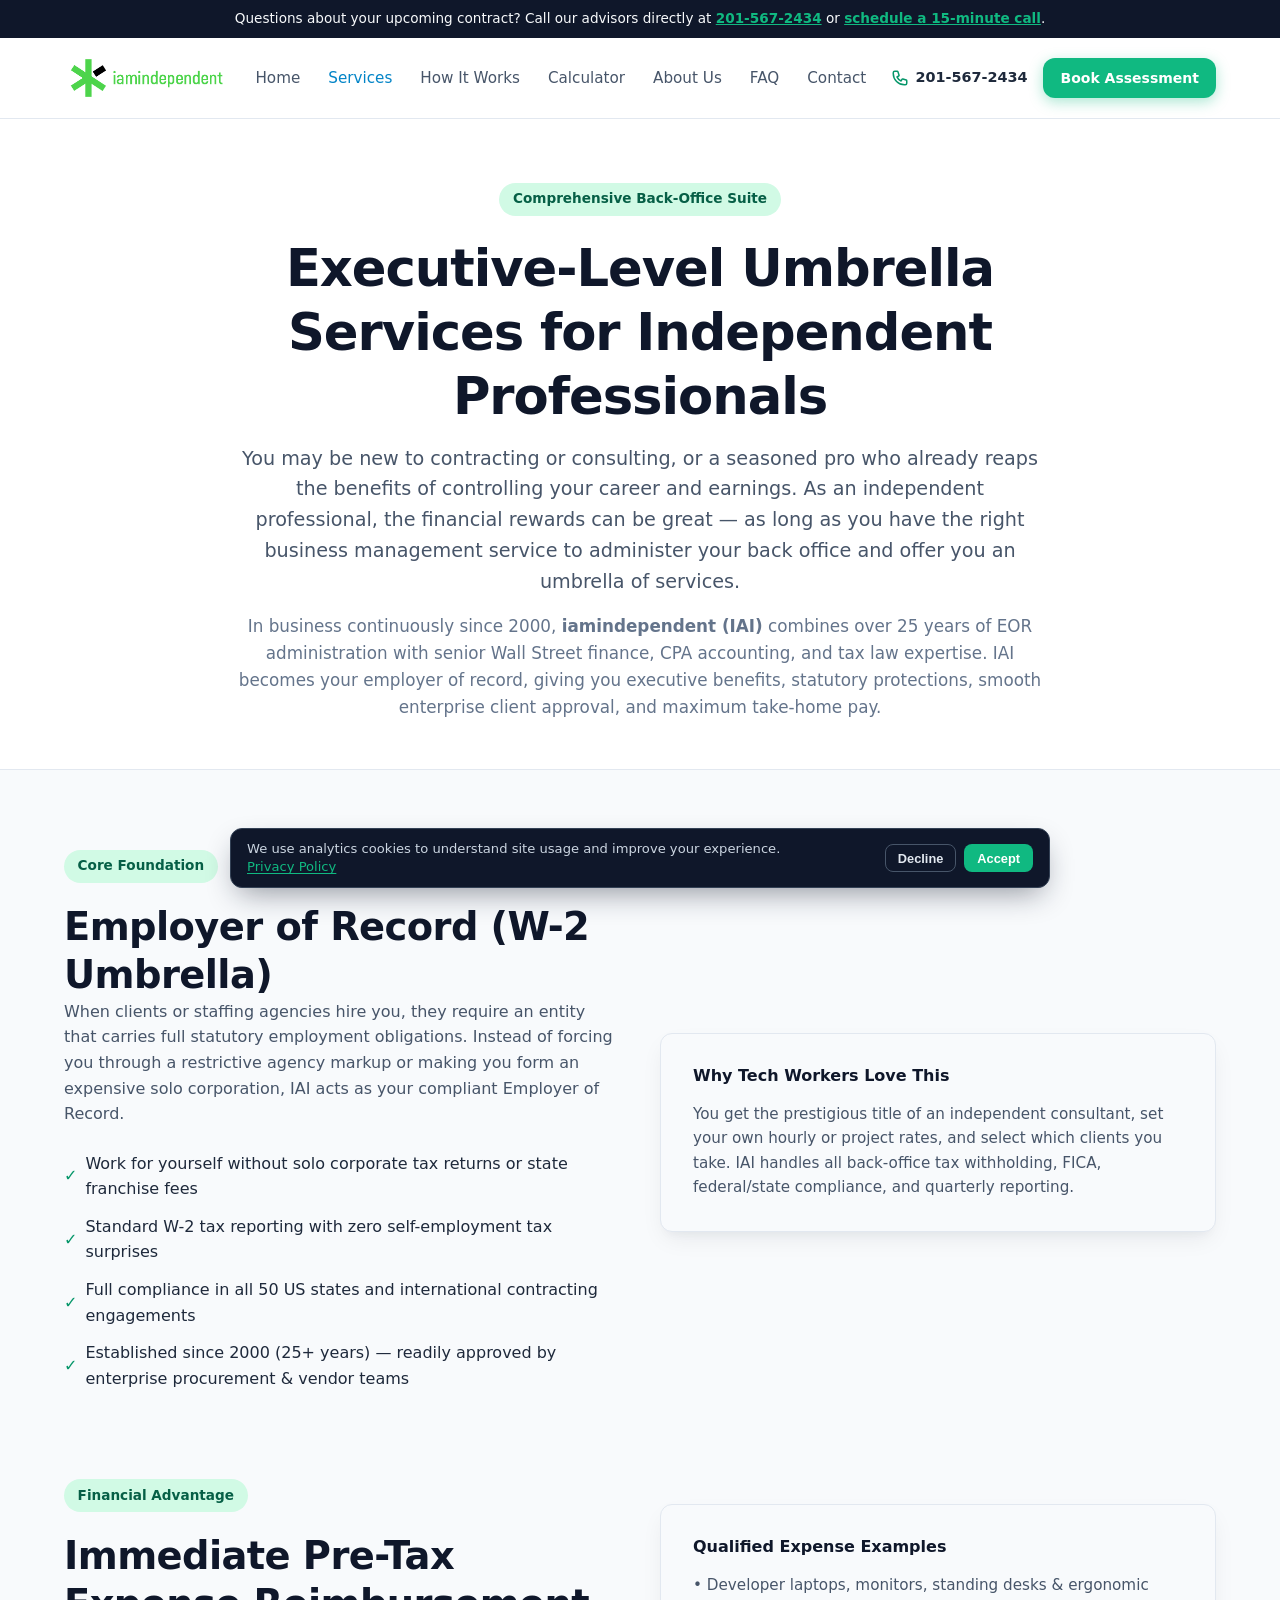
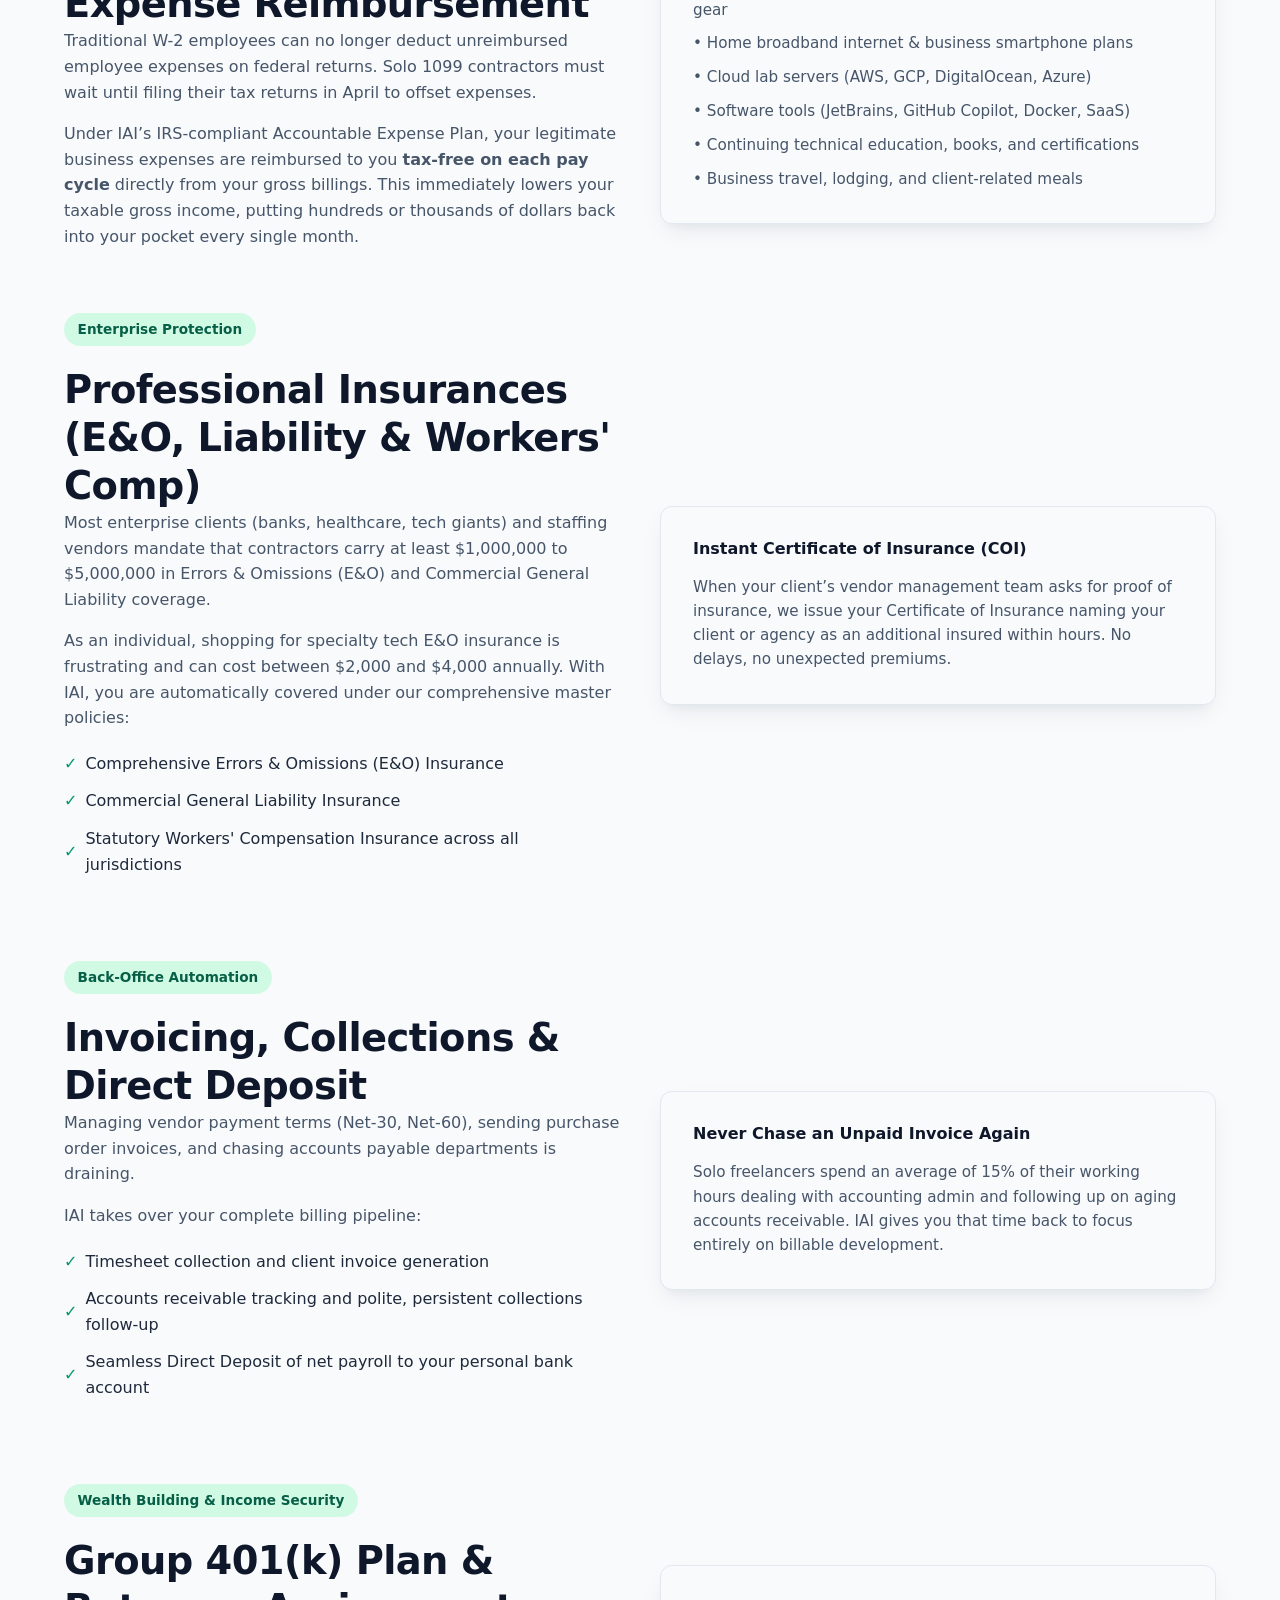
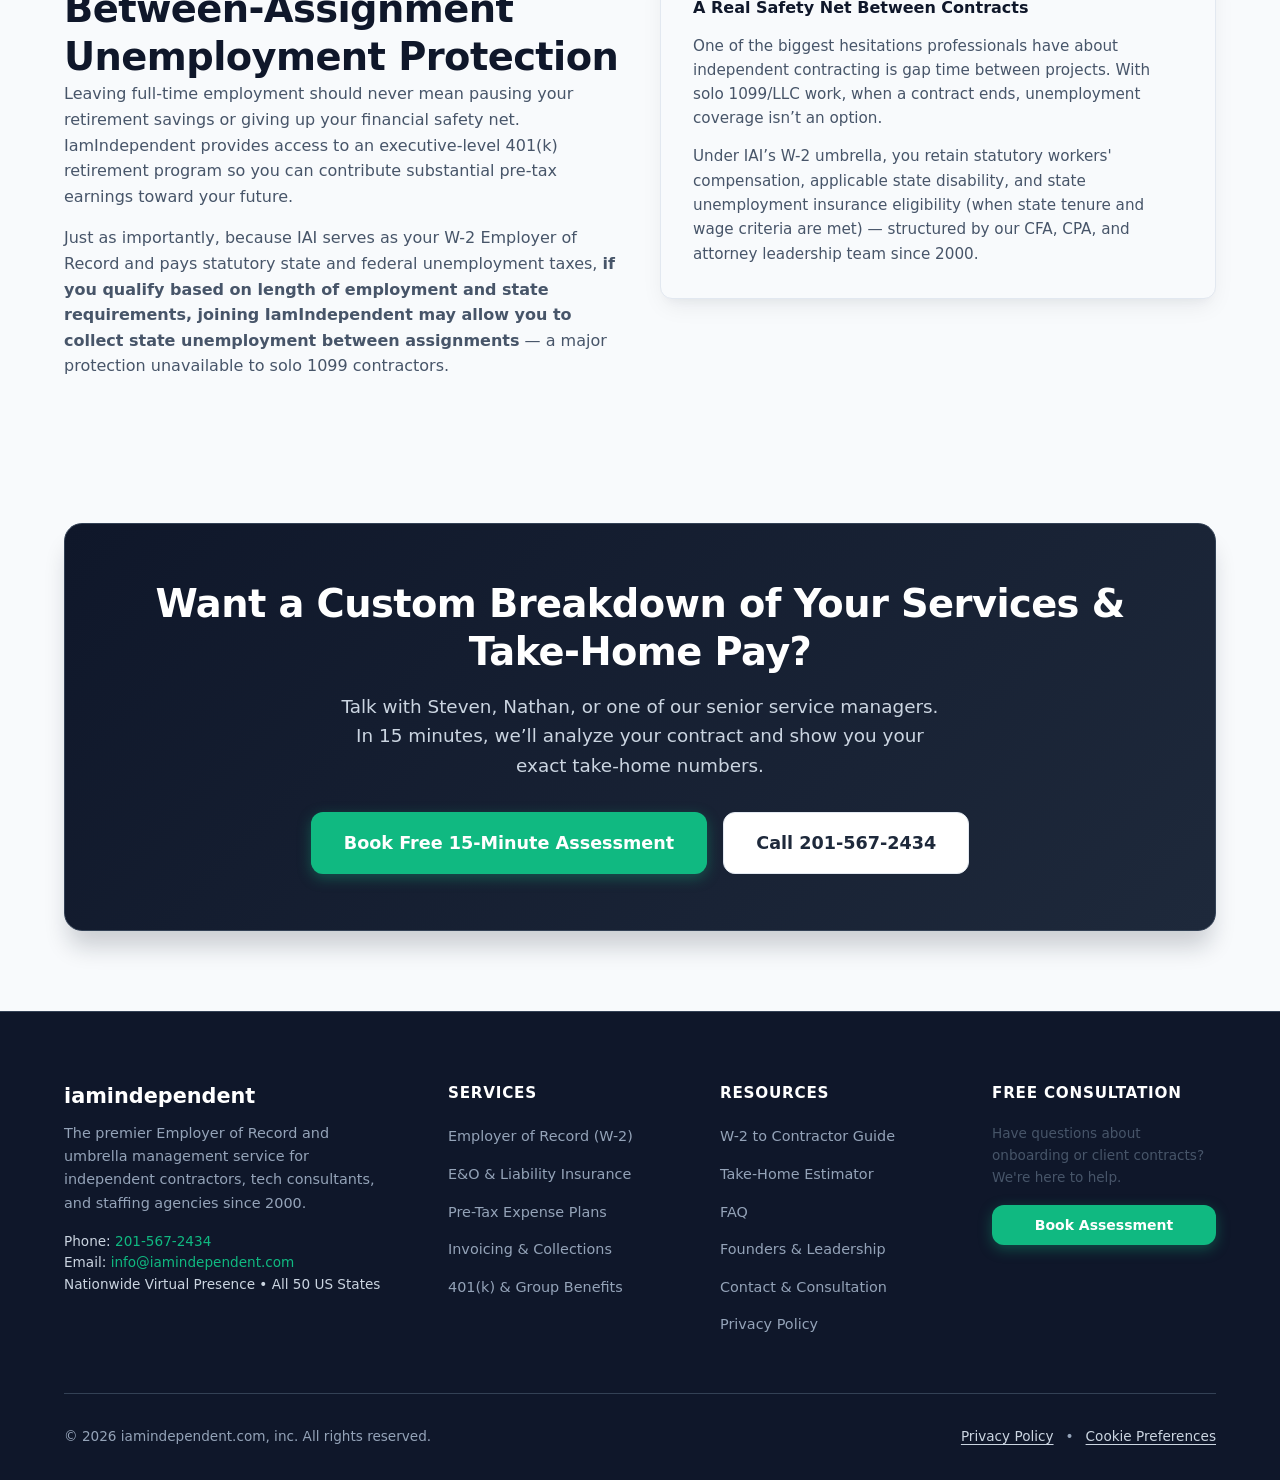
<file: services.html>
<!DOCTYPE html>
<html lang="en">
<head>
  <!-- Google tag (gtag.js) with Consent Mode v2 -->
  <script>
    window.dataLayer = window.dataLayer || [];
    function gtag(){dataLayer.push(arguments);}
    (function() {
      var saved = null;
      try { saved = localStorage.getItem('iai_cookie_consent'); } catch (e) {}
      var gpc = navigator.globalPrivacyControl === true;
      gtag('consent', 'default', {
        ad_storage: 'denied',
        ad_user_data: 'denied',
        ad_personalization: 'denied',
        analytics_storage: 'denied',
        region: ['AT','BE','BG','HR','CY','CZ','DK','EE','FI','FR','DE','GR','HU','IS','IE','IT','LV','LI','LT','LU','MT','NL','NO','PL','PT','RO','SK','SI','ES','SE','GB','CH'],
        wait_for_update: 500
      });
      gtag('consent', 'default', {
        ad_storage: 'denied',
        ad_user_data: 'denied',
        ad_personalization: 'denied',
        analytics_storage: (saved === 'denied' || (!saved && gpc)) ? 'denied' : 'granted'
      });
      if (saved === 'granted' || saved === 'denied') {
        gtag('consent', 'update', { analytics_storage: saved });
      }
    })();
  </script>
  <script async src="https://www.googletagmanager.com/gtag/js?id=G-ZEZWZV7GDF"></script>
  <script>
    gtag('js', new Date());
    gtag('config', 'G-ZEZWZV7GDF');
  </script>
  <meta charset="UTF-8">
  <meta name="viewport" content="width=device-width, initial-scale=1.0">
  <title>Our Services | IamIndependent Back-Office & EOR Umbrella</title>
  <meta name="description" content="A full suite of umbrella back-office services for independent consultants and technical contractors: Employer of Record, E&O Insurance, Invoicing, Pre-tax Reimbursements, 401(k).">
  <link rel="stylesheet" href="assets/css/styles.css">
</head>
<body>

  <!-- Top Announcement Bar -->
  <aside class="top-notice">
    <span>Questions about your upcoming contract? Call our advisors directly at <a href="tel:2015672434">201-567-2434</a> or <a href="book.html">schedule a 15-minute call</a>.</span>
  </aside>

  <!-- Navigation Header -->
  <header class="header">
    <div class="container nav-container">
      <a href="index.html" class="brand">
        <img src="assets/images/logo.png" alt="iamindependent logo" width="165" height="48">
      </a>

      <ul class="nav-menu" id="navMenu">
        <li><a href="index.html" class="nav-link">Home</a></li>
        <li><a href="services.html" class="nav-link active">Services</a></li>
        <li><a href="how-it-works.html" class="nav-link">How It Works</a></li>
        <li><a href="index.html#calculator" class="nav-link">Calculator</a></li>
        <li><a href="about.html" class="nav-link">About Us</a></li>
        <li><a href="faq.html" class="nav-link">FAQ</a></li>
        <li><a href="book.html" class="nav-link">Contact</a></li>
      </ul>

      <div class="nav-cta-group">
        <a href="tel:2015672434" class="nav-phone">
          <svg width="18" height="18" fill="none" stroke="currentColor" viewBox="0 0 24 24"><path stroke-linecap="round" stroke-linejoin="round" stroke-width="2" d="M3 5a2 2 0 012-2h3.28a1 1 0 01.948.684l1.498 4.493a1 1 0 01-.502 1.21l-2.257 1.13a11.042 11.042 0 005.516 5.516l1.13-2.257a1 1 0 011.21-.502l4.493 1.498a1 1 0 01.684.949V19a2 2 0 01-2 2h-1C9.716 21 3 14.284 3 6V5z"></path></svg>
          201-567-2434
        </a>
        <a href="book.html" class="btn btn-primary btn-sm btn-open-modal">Book Assessment</a>
        <button class="menu-toggle" id="menuToggle" aria-label="Toggle navigation">
          <svg width="24" height="24" fill="none" stroke="currentColor" viewBox="0 0 24 24"><path stroke-linecap="round" stroke-linejoin="round" stroke-width="2" d="M4 6h16M4 12h16M4 18h16"></path></svg>
        </button>
      </div>
    </div>
  </header>

  <main>
    <!-- Services Hero -->
    <section class="section" style="padding: 4rem 0 3rem; background: #ffffff; border-bottom: 1px solid #e2e8f0;">
      <div class="container container-narrow" style="text-align: center;">
        <span class="badge">Comprehensive Back-Office Suite</span>
        <h1>Executive-Level Umbrella Services for Independent Professionals</h1>
        <p class="lead" style="margin-top: 1rem;">
          You may be new to contracting or consulting, or a seasoned pro who already reaps the benefits of controlling your career and earnings. As an independent professional, the financial rewards can be great — as long as you have the right business management service to administer your back office and offer you an umbrella of services.
        </p>
        <p style="color:#64748b; font-size:1.05rem;">
          In business continuously since 2000, <strong>iamindependent (IAI)</strong> combines over 25 years of EOR administration with senior Wall Street finance, CPA accounting, and tax law expertise. IAI becomes your employer of record, giving you executive benefits, statutory protections, smooth enterprise client approval, and maximum take-home pay.
        </p>
      </div>
    </section>

    <!-- Services Deep Dive -->
    <section class="section">
      <div class="container">
        
        <!-- Service 1: Employer of Record -->
        <div class="grid-2" id="eor" style="margin-bottom: 4rem; align-items: center;">
          <div>
            <span class="badge">Core Foundation</span>
            <h2>Employer of Record (W-2 Umbrella)</h2>
            <p>
              When clients or staffing agencies hire you, they require an entity that carries full statutory employment obligations. Instead of forcing you through a restrictive agency markup or making you form an expensive solo corporation, IAI acts as your compliant Employer of Record.
            </p>
            <ul style="list-style: none; display: flex; flex-direction: column; gap: 0.75rem; margin: 1.5rem 0;">
              <li style="display:flex; align-items:center; gap:0.5rem; color:#1e293b;">
                <span class="check-yes">✓</span> Work for yourself without solo corporate tax returns or state franchise fees
              </li>
              <li style="display:flex; align-items:center; gap:0.5rem; color:#1e293b;">
                <span class="check-yes">✓</span> Standard W-2 tax reporting with zero self-employment tax surprises
              </li>
              <li style="display:flex; align-items:center; gap:0.5rem; color:#1e293b;">
                <span class="check-yes">✓</span> Full compliance in all 50 US states and international contracting engagements
              </li>
              <li style="display:flex; align-items:center; gap:0.5rem; color:#1e293b;">
                <span class="check-yes">✓</span> Established since 2000 (25+ years) — readily approved by enterprise procurement &amp; vendor teams
              </li>
            </ul>
          </div>
          <div class="card" style="background:#f8fafc;">
            <h4 style="margin-bottom: 1rem; color: #0f172a;">Why Tech Workers Love This</h4>
            <p style="font-size:0.95rem; color:#475569;">
              You get the prestigious title of an independent consultant, set your own hourly or project rates, and select which clients you take. IAI handles all back-office tax withholding, FICA, federal/state compliance, and quarterly reporting.
            </p>
          </div>
        </div>

        <!-- Service 2: Immediate Expense Reimbursement -->
        <div class="grid-2" id="expenses" style="margin-bottom: 4rem; align-items: center;">
          <div class="card" style="background:#f8fafc; order: 2;">
            <h4 style="margin-bottom: 1rem; color: #0f172a;">Qualified Expense Examples</h4>
            <ul style="list-style: none; display: flex; flex-direction: column; gap: 0.6rem; font-size: 0.95rem; color: #475569;">
              <li>• Developer laptops, monitors, standing desks & ergonomic gear</li>
              <li>• Home broadband internet & business smartphone plans</li>
              <li>• Cloud lab servers (AWS, GCP, DigitalOcean, Azure)</li>
              <li>• Software tools (JetBrains, GitHub Copilot, Docker, SaaS)</li>
              <li>• Continuing technical education, books, and certifications</li>
              <li>• Business travel, lodging, and client-related meals</li>
            </ul>
          </div>
          <div style="order: 1;">
            <span class="badge">Financial Advantage</span>
            <h2>Immediate Pre-Tax Expense Reimbursement</h2>
            <p>
              Traditional W-2 employees can no longer deduct unreimbursed employee expenses on federal returns. Solo 1099 contractors must wait until filing their tax returns in April to offset expenses.
            </p>
            <p>
              Under IAI’s IRS-compliant Accountable Expense Plan, your legitimate business expenses are reimbursed to you <strong>tax-free on each pay cycle</strong> directly from your gross billings. This immediately lowers your taxable gross income, putting hundreds or thousands of dollars back into your pocket every single month.
            </p>
          </div>
        </div>

        <!-- Service 3: Insurance -->
        <div class="grid-2" id="insurance" style="margin-bottom: 4rem; align-items: center;">
          <div>
            <span class="badge">Enterprise Protection</span>
            <h2>Professional Insurances (E&O, Liability & Workers' Comp)</h2>
            <p>
              Most enterprise clients (banks, healthcare, tech giants) and staffing vendors mandate that contractors carry at least $1,000,000 to $5,000,000 in Errors & Omissions (E&O) and Commercial General Liability coverage.
            </p>
            <p>
              As an individual, shopping for specialty tech E&O insurance is frustrating and can cost between $2,000 and $4,000 annually. With IAI, you are automatically covered under our comprehensive master policies:
            </p>
            <ul style="list-style: none; display: flex; flex-direction: column; gap: 0.75rem; margin: 1.25rem 0;">
              <li style="display:flex; align-items:center; gap:0.5rem; color:#1e293b;">
                <span class="check-yes">✓</span> Comprehensive Errors & Omissions (E&O) Insurance
              </li>
              <li style="display:flex; align-items:center; gap:0.5rem; color:#1e293b;">
                <span class="check-yes">✓</span> Commercial General Liability Insurance
              </li>
              <li style="display:flex; align-items:center; gap:0.5rem; color:#1e293b;">
                <span class="check-yes">✓</span> Statutory Workers' Compensation Insurance across all jurisdictions
              </li>
            </ul>
          </div>
          <div class="card" style="background:#f8fafc;">
            <h4 style="margin-bottom: 1rem; color: #0f172a;">Instant Certificate of Insurance (COI)</h4>
            <p style="font-size:0.95rem; color:#475569;">
              When your client’s vendor management team asks for proof of insurance, we issue your Certificate of Insurance naming your client or agency as an additional insured within hours. No delays, no unexpected premiums.
            </p>
          </div>
        </div>

        <!-- Service 4: Invoicing & Collections -->
        <div class="grid-2" id="invoicing" style="margin-bottom: 4rem; align-items: center;">
          <div class="card" style="background:#f8fafc; order: 2;">
            <h4 style="margin-bottom: 1rem; color: #0f172a;">Never Chase an Unpaid Invoice Again</h4>
            <p style="font-size:0.95rem; color:#475569;">
              Solo freelancers spend an average of 15% of their working hours dealing with accounting admin and following up on aging accounts receivable. IAI gives you that time back to focus entirely on billable development.
            </p>
          </div>
          <div style="order: 1;">
            <span class="badge">Back-Office Automation</span>
            <h2>Invoicing, Collections & Direct Deposit</h2>
            <p>
              Managing vendor payment terms (Net-30, Net-60), sending purchase order invoices, and chasing accounts payable departments is draining.
            </p>
            <p>
              IAI takes over your complete billing pipeline:
            </p>
            <ul style="list-style: none; display: flex; flex-direction: column; gap: 0.75rem; margin: 1.25rem 0;">
              <li style="display:flex; align-items:center; gap:0.5rem; color:#1e293b;">
                <span class="check-yes">✓</span> Timesheet collection and client invoice generation
              </li>
              <li style="display:flex; align-items:center; gap:0.5rem; color:#1e293b;">
                <span class="check-yes">✓</span> Accounts receivable tracking and polite, persistent collections follow-up
              </li>
              <li style="display:flex; align-items:center; gap:0.5rem; color:#1e293b;">
                <span class="check-yes">✓</span> Seamless Direct Deposit of net payroll to your personal bank account
              </li>
            </ul>
          </div>
        </div>

        <!-- Service 5: Retirement & Benefits -->
        <div class="grid-2" id="benefits" style="align-items: center;">
          <div>
            <span class="badge">Wealth Building &amp; Income Security</span>
            <h2>Group 401(k) Plan &amp; Between-Assignment Unemployment Protection</h2>
            <p>
              Leaving full-time employment should never mean pausing your retirement savings or giving up your financial safety net. IamIndependent provides access to an executive-level 401(k) retirement program so you can contribute substantial pre-tax earnings toward your future.
            </p>
            <p>
              Just as importantly, because IAI serves as your W-2 Employer of Record and pays statutory state and federal unemployment taxes, <strong>if you qualify based on length of employment and state requirements, joining IamIndependent may allow you to collect state unemployment between assignments</strong> — a major protection unavailable to solo 1099 contractors.
            </p>
          </div>
          <div class="card" style="background:#f8fafc;">
            <h4 style="margin-bottom: 1rem; color: #0f172a;">A Real Safety Net Between Contracts</h4>
            <p style="font-size:0.95rem; color:#475569; margin-bottom: 0.85rem;">
              One of the biggest hesitations professionals have about independent contracting is gap time between projects. With solo 1099/LLC work, when a contract ends, unemployment coverage isn’t an option.
            </p>
            <p style="font-size:0.95rem; color:#475569;">
              Under IAI’s W-2 umbrella, you retain statutory workers' compensation, applicable state disability, and state unemployment insurance eligibility (when state tenure and wage criteria are met) — structured by our CFA, CPA, and attorney leadership team since 2000.
            </p>
          </div>
        </div>

      </div>
    </section>

    <!-- Call to action -->
    <section class="container" style="margin-bottom: 5rem;">
      <div class="cta-banner">
        <h2>Want a Custom Breakdown of Your Services & Take-Home Pay?</h2>
        <p>Talk with Steven, Nathan, or one of our senior service managers. In 15 minutes, we’ll analyze your contract and show you your exact take-home numbers.</p>
        <div class="cta-buttons">
          <a href="book.html" class="btn btn-primary btn-lg">Book Free 15-Minute Assessment</a>
          <a href="tel:2015672434" class="btn btn-secondary btn-lg">Call 201-567-2434</a>
        </div>
      </div>
    </section>
  </main>

  <!-- Site Footer -->
  <footer class="footer">
    <div class="container">
      <div class="footer-grid">
        <div class="footer-brand">
          <h4>iamindependent</h4>
          <p>The premier Employer of Record and umbrella management service for independent contractors, tech consultants, and staffing agencies since 2000.</p>
          <p style="margin-top: 1rem; font-size: 0.85rem; color:#cbd5e1;">
            Phone: <a href="tel:2015672434" style="color:var(--accent);">201-567-2434</a><br>
            Email: <a href="mailto:info@iamindependent.com" style="color:var(--accent);">info@iamindependent.com</a><br>
            Nationwide Virtual Presence &bull; All 50 US States
          </p>
        </div>

        <div class="footer-col">
          <h5>Services</h5>
          <ul class="footer-links">
            <li><a href="services.html#eor">Employer of Record (W-2)</a></li>
            <li><a href="services.html#insurance">E&O & Liability Insurance</a></li>
            <li><a href="services.html#expenses">Pre-Tax Expense Plans</a></li>
            <li><a href="services.html#invoicing">Invoicing & Collections</a></li>
            <li><a href="services.html#benefits">401(k) & Group Benefits</a></li>
          </ul>
        </div>

        <div class="footer-col">
          <h5>Resources</h5>
          <ul class="footer-links">
            <li><a href="how-it-works.html">W-2 to Contractor Guide</a></li>
            <li><a href="index.html#calculator">Take-Home Estimator</a></li>
            <li><a href="faq.html">FAQ</a></li>
            <li><a href="about.html">Founders & Leadership</a></li>
            <li><a href="book.html">Contact & Consultation</a></li>
            <li><a href="privacy-policy.html">Privacy Policy</a></li>
          </ul>
        </div>

        <div class="footer-col">
          <h5>Free Consultation</h5>
          <p style="font-size:0.85rem; margin-bottom:1rem;">Have questions about onboarding or client contracts? We're here to help.</p>
          <a href="book.html" class="btn btn-primary btn-sm" style="display:inline-block; text-align:center; width:100%;">Book Assessment</a>
        </div>
      </div>

      <div class="footer-bottom">
        <div>&copy; 2026 iamindependent.com, inc. All rights reserved.</div>
        <div class="footer-legal-links">
          <a href="privacy-policy.html">Privacy Policy</a>
          <span aria-hidden="true">&bull;</span>
          <button type="button" class="js-cookie-preferences">Cookie Preferences</button>
        </div>
      </div>
    </div>
  </footer>

  <script src="assets/js/main.js"></script>
</body>
</html>
</file>
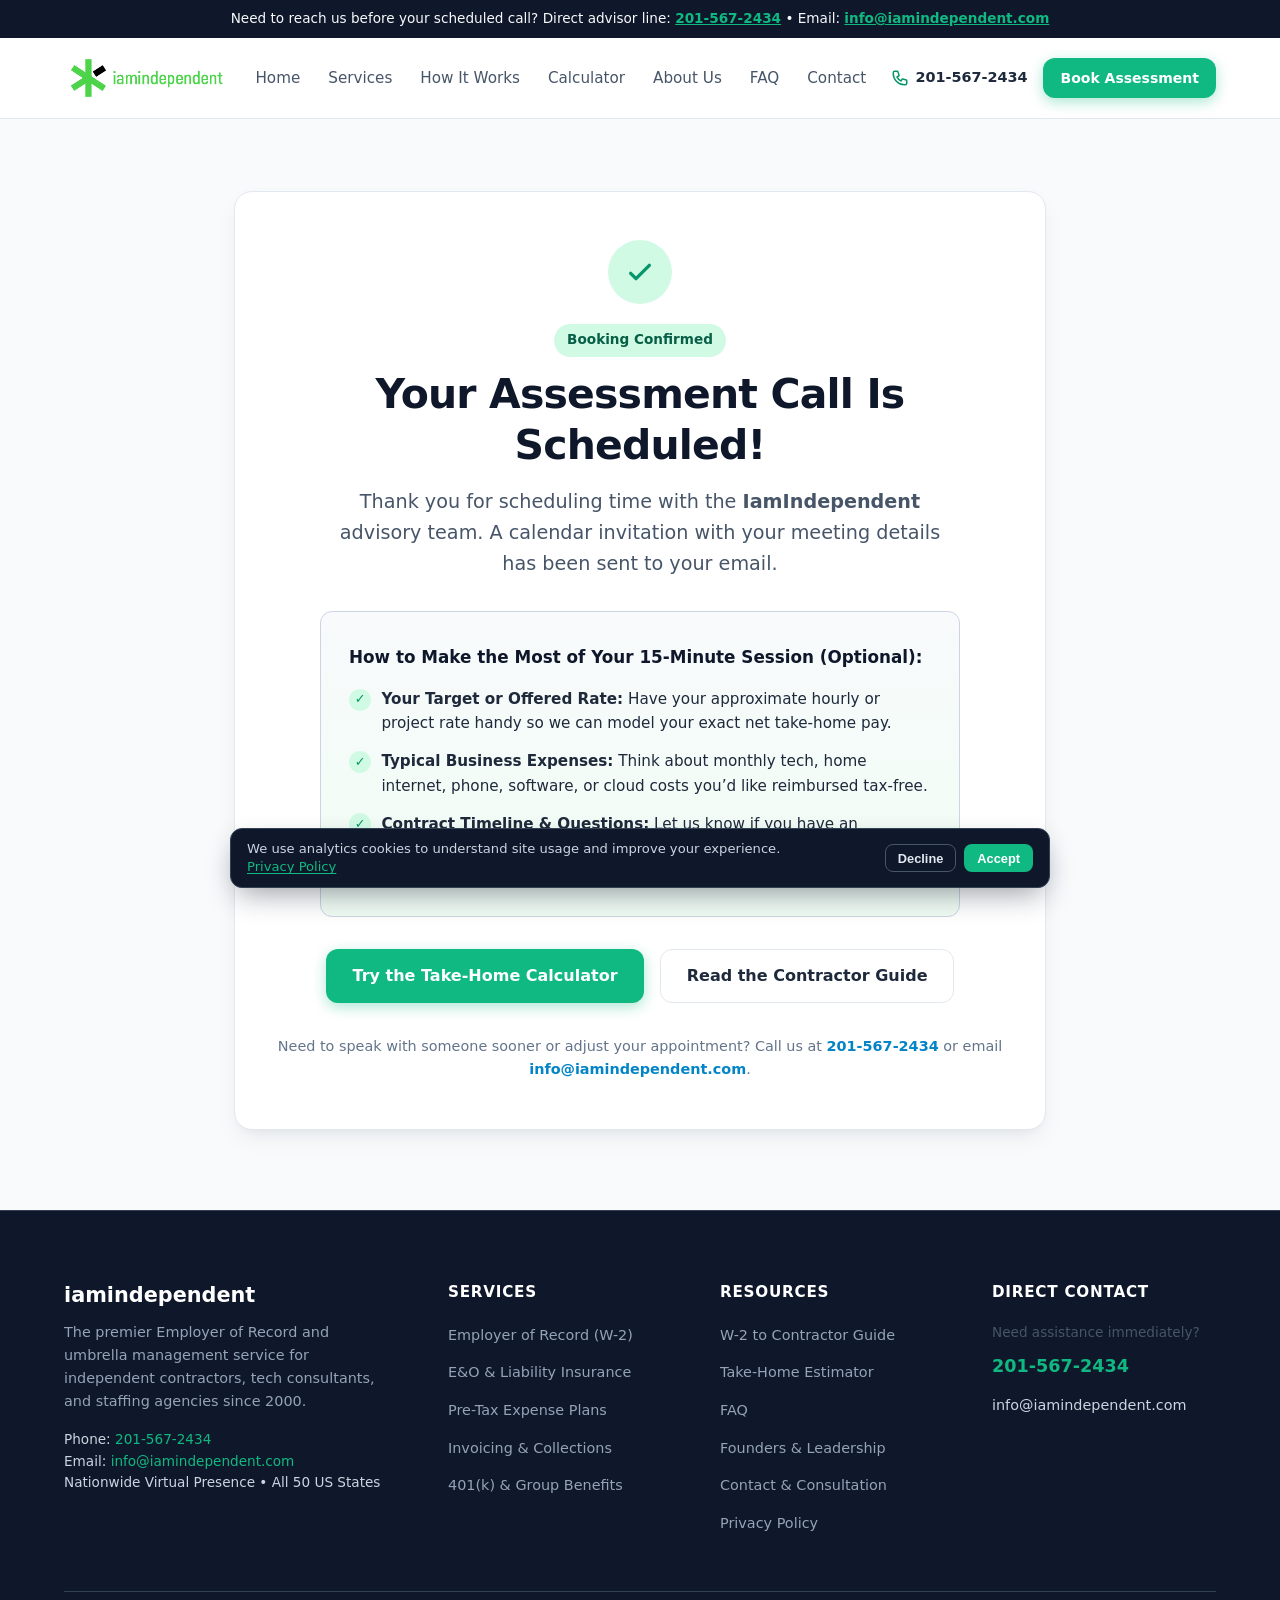
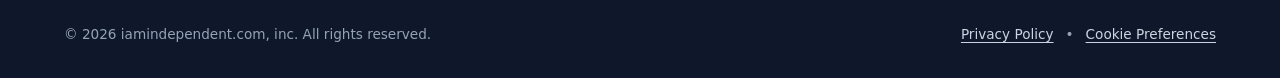
<file: thank-you.html>
<!DOCTYPE html>
<html lang="en">
<head>
  <!-- Google tag (gtag.js) with Consent Mode v2 -->
  <script>
    // Strip any personal details Calendly might append to the URL before GA4 records the pageview
    if (window.location.search && window.history && window.history.replaceState) {
      window.history.replaceState({}, document.title, window.location.pathname);
    }
    window.dataLayer = window.dataLayer || [];
    function gtag(){dataLayer.push(arguments);}
    (function() {
      var saved = null;
      try { saved = localStorage.getItem('iai_cookie_consent'); } catch (e) {}
      var gpc = navigator.globalPrivacyControl === true;
      gtag('consent', 'default', {
        ad_storage: 'denied',
        ad_user_data: 'denied',
        ad_personalization: 'denied',
        analytics_storage: 'denied',
        region: ['AT','BE','BG','HR','CY','CZ','DK','EE','FI','FR','DE','GR','HU','IS','IE','IT','LV','LI','LT','LU','MT','NL','NO','PL','PT','RO','SK','SI','ES','SE','GB','CH'],
        wait_for_update: 500
      });
      gtag('consent', 'default', {
        ad_storage: 'denied',
        ad_user_data: 'denied',
        ad_personalization: 'denied',
        analytics_storage: (saved === 'denied' || (!saved && gpc)) ? 'denied' : 'granted'
      });
      if (saved === 'granted' || saved === 'denied') {
        gtag('consent', 'update', { analytics_storage: saved });
      }
    })();
  </script>
  <script async src="https://www.googletagmanager.com/gtag/js?id=G-ZEZWZV7GDF"></script>
  <script>
    gtag('js', new Date());
    gtag('config', 'G-ZEZWZV7GDF');
  </script>
  <meta charset="UTF-8">
  <meta name="viewport" content="width=device-width, initial-scale=1.0">
  <meta name="robots" content="noindex, nofollow">
  <title>Assessment Scheduled — Thank You | IamIndependent</title>
  <meta name="description" content="Your 15-minute contractor assessment call with IamIndependent is confirmed.">
  <link rel="stylesheet" href="assets/css/styles.css">
</head>
<body data-booking-confirmed="true">

  <!-- Top Announcement Bar -->
  <aside class="top-notice">
    <span>Need to reach us before your scheduled call? Direct advisor line: <a href="tel:2015672434">201-567-2434</a> &bull; Email: <a href="mailto:info@iamindependent.com">info@iamindependent.com</a></span>
  </aside>

  <!-- Navigation Header -->
  <header class="header">
    <div class="container nav-container">
      <a href="index.html" class="brand">
        <img src="assets/images/logo.png" alt="iamindependent logo" width="165" height="48">
      </a>

      <ul class="nav-menu" id="navMenu">
        <li><a href="index.html" class="nav-link">Home</a></li>
        <li><a href="services.html" class="nav-link">Services</a></li>
        <li><a href="how-it-works.html" class="nav-link">How It Works</a></li>
        <li><a href="index.html#calculator" class="nav-link">Calculator</a></li>
        <li><a href="about.html" class="nav-link">About Us</a></li>
        <li><a href="faq.html" class="nav-link">FAQ</a></li>
        <li><a href="book.html" class="nav-link">Contact</a></li>
      </ul>

      <div class="nav-cta-group">
        <a href="tel:2015672434" class="nav-phone">
          <svg width="18" height="18" fill="none" stroke="currentColor" viewBox="0 0 24 24"><path stroke-linecap="round" stroke-linejoin="round" stroke-width="2" d="M3 5a2 2 0 012-2h3.28a1 1 0 01.948.684l1.498 4.493a1 1 0 01-.502 1.21l-2.257 1.13a11.042 11.042 0 005.516 5.516l1.13-2.257a1 1 0 011.21-.502l4.493 1.498a1 1 0 01.684.949V19a2 2 0 01-2 2h-1C9.716 21 3 14.284 3 6V5z"></path></svg>
          201-567-2434
        </a>
        <a href="book.html" class="btn btn-primary btn-sm btn-open-modal">Book Assessment</a>
        <button class="menu-toggle" id="menuToggle" aria-label="Toggle navigation">
          <svg width="24" height="24" fill="none" stroke="currentColor" viewBox="0 0 24 24"><path stroke-linecap="round" stroke-linejoin="round" stroke-width="2" d="M4 6h16M4 12h16M4 18h16"></path></svg>
        </button>
      </div>
    </div>
  </header>

  <main>
    <section class="section" style="padding: 4.5rem 0 5rem;">
      <div class="container container-narrow">
        <div class="form-card" style="text-align: center; padding: 3rem 2.25rem;">
          <div style="width: 64px; height: 64px; border-radius: 50%; background: var(--accent-light); color: var(--accent-dark); display: flex; align-items: center; justify-content: center; margin: 0 auto 1.25rem;">
            <svg width="32" height="32" fill="none" stroke="currentColor" viewBox="0 0 24 24"><path stroke-linecap="round" stroke-linejoin="round" stroke-width="2.5" d="M5 13l4 4L19 7"></path></svg>
          </div>

          <span class="badge" style="margin-bottom: 0.75rem;">Booking Confirmed</span>
          <h1 style="font-size: clamp(1.85rem, 3.2vw, 2.6rem); margin-bottom: 1rem;">Your Assessment Call Is Scheduled!</h1>
          <p class="lead" style="max-width: 640px; margin: 0 auto 2rem;">
            Thank you for scheduling time with the <strong>IamIndependent</strong> advisory team. A calendar invitation with your meeting details has been sent to your email.
          </p>

          <div class="calendar-launch-card" style="text-align: left; max-width: 640px; margin: 0 auto 2rem;">
            <strong style="display: block; color: #0f172a; font-size: 1.05rem; margin-bottom: 0.5rem;">How to Make the Most of Your 15-Minute Session (Optional):</strong>
            <ul class="calendar-checklist" style="margin: 1rem 0 0;">
              <li>
                <span class="check-icon">&#10003;</span>
                <span><strong>Your Target or Offered Rate:</strong> Have your approximate hourly or project rate handy so we can model your exact net take-home pay.</span>
              </li>
              <li>
                <span class="check-icon">&#10003;</span>
                <span><strong>Typical Business Expenses:</strong> Think about monthly tech, home internet, phone, software, or cloud costs you’d like reimbursed tax-free.</span>
              </li>
              <li>
                <span class="check-icon">&#10003;</span>
                <span><strong>Contract Timeline &amp; Questions:</strong> Let us know if you have an upcoming start date or client/agency onboarding requirements (MSA, E&amp;O insurance).</span>
              </li>
            </ul>
          </div>

          <div style="display: flex; justify-content: center; gap: 1rem; flex-wrap: wrap;">
            <a href="index.html#calculator" class="btn btn-primary">Try the Take-Home Calculator</a>
            <a href="how-it-works.html" class="btn btn-secondary">Read the Contractor Guide</a>
          </div>

          <p style="font-size: 0.9rem; color: #64748b; margin-top: 2rem;">
            Need to speak with someone sooner or adjust your appointment? Call us at <a href="tel:2015672434" style="color: var(--primary); font-weight: 600;">201-567-2434</a> or email <a href="mailto:info@iamindependent.com" style="color: var(--primary); font-weight: 600;">info@iamindependent.com</a>.
          </p>
        </div>
      </div>
    </section>
  </main>

  <!-- Site Footer -->
  <footer class="footer">
    <div class="container">
      <div class="footer-grid">
        <div class="footer-brand">
          <h4>iamindependent</h4>
          <p>The premier Employer of Record and umbrella management service for independent contractors, tech consultants, and staffing agencies since 2000.</p>
          <p style="margin-top: 1rem; font-size: 0.85rem; color:#cbd5e1;">
            Phone: <a href="tel:2015672434" style="color:var(--accent);">201-567-2434</a><br>
            Email: <a href="mailto:info@iamindependent.com" style="color:var(--accent);">info@iamindependent.com</a><br>
            Nationwide Virtual Presence &bull; All 50 US States
          </p>
        </div>

        <div class="footer-col">
          <h5>Services</h5>
          <ul class="footer-links">
            <li><a href="services.html#eor">Employer of Record (W-2)</a></li>
            <li><a href="services.html#insurance">E&O & Liability Insurance</a></li>
            <li><a href="services.html#expenses">Pre-Tax Expense Plans</a></li>
            <li><a href="services.html#invoicing">Invoicing & Collections</a></li>
            <li><a href="services.html#benefits">401(k) & Group Benefits</a></li>
          </ul>
        </div>

        <div class="footer-col">
          <h5>Resources</h5>
          <ul class="footer-links">
            <li><a href="how-it-works.html">W-2 to Contractor Guide</a></li>
            <li><a href="index.html#calculator">Take-Home Estimator</a></li>
            <li><a href="faq.html">FAQ</a></li>
            <li><a href="about.html">Founders & Leadership</a></li>
            <li><a href="book.html">Contact & Consultation</a></li>
            <li><a href="privacy-policy.html">Privacy Policy</a></li>
          </ul>
        </div>

        <div class="footer-col">
          <h5>Direct Contact</h5>
          <p style="font-size:0.85rem; margin-bottom:0.5rem;">Need assistance immediately?</p>
          <a href="tel:2015672434" style="color:var(--accent); font-weight:700; font-size:1.1rem; display:block; margin-bottom:0.75rem;">201-567-2434</a>
          <a href="mailto:info@iamindependent.com" style="color:#cbd5e1; font-size:0.9rem;">info@iamindependent.com</a>
        </div>
      </div>

      <div class="footer-bottom">
        <div>&copy; 2026 iamindependent.com, inc. All rights reserved.</div>
        <div class="footer-legal-links">
          <a href="privacy-policy.html">Privacy Policy</a>
          <span aria-hidden="true">&bull;</span>
          <button type="button" class="js-cookie-preferences">Cookie Preferences</button>
        </div>
      </div>
    </div>
  </footer>

  <script src="assets/js/main.js"></script>
</body>
</html>
</file>
<file: assets/css/styles.css>
/* ==========================================================================
   IamIndependent.com - Modern Static Website Stylesheet
   Designed for High Performance, Tech Credibility, and Conversion
   ========================================================================== */

:root {
  --primary: #0284c7;        /* Trust Blue */
  --primary-dark: #0369a1;
  --primary-light: #e0f2fe;
  --accent: #10b981;         /* Prosperity / Independence Emerald */
  --accent-dark: #059669;
  --accent-light: #d1fae5;
  --dark-bg: #0f172a;        /* Slate 900 */
  --dark-surface: #1e293b;   /* Slate 800 */
  --dark-border: #334155;    /* Slate 700 */
  --text-main: #1e293b;
  --text-muted: #64748b;
  --text-light: #f8fafc;
  --bg-light: #f8fafc;
  --bg-white: #ffffff;
  --card-border: #e2e8f0;
  --card-shadow: 0 10px 25px -5px rgba(15, 23, 42, 0.08), 0 8px 10px -6px rgba(15, 23, 42, 0.04);
  --card-shadow-hover: 0 20px 30px -10px rgba(15, 23, 42, 0.15), 0 12px 15px -8px rgba(15, 23, 42, 0.08);
  --radius: 12px;
  --radius-lg: 18px;
  --font-sans: system-ui, -apple-system, BlinkMacSystemFont, 'Segoe UI', Roboto, Oxygen, Ubuntu, Cantarell, sans-serif;
}

*, *::before, *::after {
  box-sizing: border-box;
  margin: 0;
  padding: 0;
}

html {
  scroll-behavior: smooth;
  font-family: var(--font-sans);
  color: var(--text-main);
  background-color: var(--bg-light);
  line-height: 1.6;
}

body {
  min-height: 100vh;
  display: flex;
  flex-direction: column;
}

a {
  color: inherit;
  text-decoration: none;
}

img {
  max-width: 100%;
  height: auto;
  display: block;
}

/* Container */
.container {
  width: 100%;
  max-width: 1200px;
  margin: 0 auto;
  padding: 0 1.5rem;
}

.container-narrow {
  max-width: 860px;
}

/* Typography */
h1, h2, h3, h4, h5, h6 {
  color: #0f172a;
  font-weight: 700;
  line-height: 1.25;
}

h1 { font-size: clamp(2.25rem, 4vw, 3.5rem); letter-spacing: -0.02em; }
h2 { font-size: clamp(1.75rem, 3vw, 2.5rem); letter-spacing: -0.015em; }
h3 { font-size: clamp(1.25rem, 2vw, 1.75rem); }
p { margin-bottom: 1rem; color: #475569; }
p:last-child { margin-bottom: 0; }

.lead {
  font-size: 1.2rem;
  color: #475569;
  line-height: 1.6;
}

.text-accent { color: var(--accent-dark); }
.text-primary { color: var(--primary); }

/* Buttons */
.btn {
  display: inline-flex;
  align-items: center;
  justify-content: center;
  gap: 0.5rem;
  padding: 0.8rem 1.6rem;
  font-weight: 600;
  font-size: 1rem;
  border-radius: var(--radius);
  transition: all 0.2s ease-in-out;
  cursor: pointer;
  border: 1px solid transparent;
  text-align: center;
}

.btn-primary {
  background: var(--accent);
  color: #ffffff;
  box-shadow: 0 4px 14px rgba(16, 185, 129, 0.35);
}

.btn-primary:hover {
  background: var(--accent-dark);
  transform: translateY(-1px);
  box-shadow: 0 6px 20px rgba(16, 185, 129, 0.45);
}

.btn-secondary {
  background: var(--bg-white);
  color: var(--text-main);
  border-color: var(--card-border);
}

.btn-secondary:hover {
  background: #f1f5f9;
  border-color: #cbd5e1;
}

.btn-outline {
  background: transparent;
  color: #ffffff;
  border-color: rgba(255, 255, 255, 0.3);
}

.btn-outline:hover {
  background: rgba(255, 255, 255, 0.1);
  border-color: #ffffff;
}

.btn-lg {
  padding: 1rem 2rem;
  font-size: 1.1rem;
}

.btn-sm {
  padding: 0.5rem 1rem;
  font-size: 0.875rem;
}

/* Header & Navigation */
.header {
  position: sticky;
  top: 0;
  z-index: 100;
  background: rgba(255, 255, 255, 0.95);
  backdrop-filter: blur(10px);
  border-bottom: 1px solid #e2e8f0;
}

.nav-container {
  display: flex;
  align-items: center;
  justify-content: space-between;
  height: 80px;
}

.brand {
  display: flex;
  align-items: center;
  gap: 0.75rem;
}

.brand img {
  height: 48px;
  width: auto;
}

.brand-text {
  font-weight: 800;
  font-size: 1.4rem;
  color: #0f172a;
  letter-spacing: -0.02em;
}

.brand-text span {
  color: var(--accent-dark);
}

.nav-menu {
  display: flex;
  align-items: center;
  gap: 1.75rem;
  list-style: none;
}

.nav-link {
  font-weight: 500;
  color: #475569;
  transition: color 0.15s ease;
  font-size: 0.95rem;
}

.nav-link:hover, .nav-link.active {
  color: var(--primary);
}

.nav-cta-group {
  display: flex;
  align-items: center;
  gap: 1rem;
}

.nav-phone {
  display: inline-flex;
  align-items: center;
  gap: 0.4rem;
  font-weight: 600;
  color: #1e293b;
  font-size: 0.9rem;
}

.nav-phone svg {
  color: var(--accent-dark);
}

.menu-toggle {
  display: none;
  background: none;
  border: none;
  cursor: pointer;
  padding: 0.5rem;
  color: #1e293b;
}

/* Banner / Top Bar */
.top-notice {
  background: var(--dark-bg);
  color: var(--text-light);
  padding: 0.5rem 1rem;
  font-size: 0.85rem;
  text-align: center;
}

.top-notice a {
  color: var(--accent);
  font-weight: 600;
  text-decoration: underline;
}

/* Hero Section */
.hero {
  padding: 4.5rem 0 4rem;
  background: radial-gradient(circle at 80% 20%, rgba(16, 185, 129, 0.08) 0%, transparent 40%),
              radial-gradient(circle at 10% 80%, rgba(2, 132, 199, 0.08) 0%, transparent 40%),
              #ffffff;
  border-bottom: 1px solid #e2e8f0;
}

.hero-grid {
  display: grid;
  grid-template-columns: 1.15fr 0.85fr;
  gap: 3.5rem;
  align-items: center;
}

.badge {
  display: inline-flex;
  align-items: center;
  gap: 0.5rem;
  padding: 0.35rem 0.85rem;
  background: var(--accent-light);
  color: #065f46;
  font-weight: 600;
  font-size: 0.85rem;
  border-radius: 9999px;
  margin-bottom: 1.25rem;
}

.badge-dot {
  width: 8px;
  height: 8px;
  background: var(--accent);
  border-radius: 50%;
  animation: pulse 2s infinite;
}

@keyframes pulse {
  0% { transform: scale(0.95); opacity: 0.8; }
  50% { transform: scale(1.2); opacity: 1; }
  100% { transform: scale(0.95); opacity: 0.8; }
}

.hero-actions {
  display: flex;
  flex-wrap: wrap;
  gap: 1rem;
  margin-top: 2rem;
  margin-bottom: 1.75rem;
}

.hero-trust {
  display: flex;
  align-items: center;
  gap: 1.5rem;
  padding-top: 1.5rem;
  border-top: 1px solid #f1f5f9;
  font-size: 0.85rem;
  color: #64748b;
}

.trust-item {
  display: flex;
  align-items: center;
  gap: 0.4rem;
}

.trust-item svg {
  color: var(--accent-dark);
}

/* Hero Visual / Card */
.hero-card {
  background: var(--dark-bg);
  border-radius: var(--radius-lg);
  padding: 2rem;
  color: #ffffff;
  box-shadow: 0 25px 50px -12px rgba(15, 23, 42, 0.35);
  position: relative;
  overflow: hidden;
  border: 1px solid var(--dark-border);
}

.hero-card::before {
  content: "";
  position: absolute;
  top: -50px;
  right: -50px;
  width: 180px;
  height: 180px;
  background: radial-gradient(circle, rgba(16, 185, 129, 0.25) 0%, transparent 70%);
  border-radius: 50%;
}

.hero-card-header {
  border-bottom: 1px solid var(--dark-border);
  padding-bottom: 1rem;
  margin-bottom: 1.25rem;
}

.hero-card-header h3 {
  color: #ffffff;
  font-size: 1.25rem;
}

.hero-card-header p {
  color: #94a3b8;
  font-size: 0.9rem;
}

.stat-row {
  display: flex;
  justify-content: space-between;
  align-items: center;
  padding: 0.75rem 0;
  border-bottom: 1px solid rgba(255, 255, 255, 0.08);
  font-size: 0.95rem;
}

.stat-label {
  color: #94a3b8;
}

.stat-value {
  font-weight: 600;
  color: #ffffff;
  text-align: right;
}

.stat-value.highlight {
  color: var(--accent);
  font-size: 1.15rem;
}

.hero-card-cta {
  margin-top: 1.5rem;
  background: rgba(255, 255, 255, 0.05);
  border-radius: var(--radius);
  padding: 1rem;
  text-align: center;
}

.hero-card-cta p {
  color: #cbd5e1;
  font-size: 0.85rem;
  margin-bottom: 0.75rem;
}

/* Track Record / Credibility Strip */
.track-record-bar {
  background: var(--dark-bg);
  color: #ffffff;
  padding: 2.25rem 0;
  border-bottom: 1px solid var(--dark-border);
}

.track-record-grid {
  display: grid;
  grid-template-columns: repeat(4, 1fr);
  gap: 1.75rem;
}

.track-record-item {
  border-left: 3px solid var(--accent);
  padding-left: 1rem;
}

.track-record-item strong {
  display: block;
  font-size: 1.05rem;
  color: #ffffff;
  margin-bottom: 0.25rem;
}

.track-record-item span {
  display: block;
  font-size: 0.875rem;
  color: #cbd5e1;
  line-height: 1.45;
}

/* Sections */
.section {
  padding: 5rem 0;
}

.section-alt {
  background: #ffffff;
}

.section-dark {
  background: var(--dark-bg);
  color: #ffffff;
}

.section-dark h2, .section-dark h3 {
  color: #ffffff;
}

.section-dark p {
  color: #94a3b8;
}

.section-header {
  text-align: center;
  max-width: 720px;
  margin: 0 auto 3.5rem;
}

.section-header .subheading {
  text-transform: uppercase;
  font-size: 0.85rem;
  font-weight: 700;
  letter-spacing: 0.08em;
  color: var(--primary);
  margin-bottom: 0.5rem;
  display: block;
}

.section-header p {
  font-size: 1.15rem;
  margin-top: 0.75rem;
}

/* Card Grids */
.grid-3 {
  display: grid;
  grid-template-columns: repeat(auto-fit, minmax(320px, 1fr));
  gap: 2rem;
}

.grid-2 {
  display: grid;
  grid-template-columns: repeat(auto-fit, minmax(380px, 1fr));
  gap: 2.5rem;
}

.grid-4 {
  display: grid;
  grid-template-columns: repeat(auto-fit, minmax(240px, 1fr));
  gap: 1.5rem;
}

.card {
  background: #ffffff;
  border-radius: var(--radius);
  padding: 2rem;
  border: 1px solid var(--card-border);
  box-shadow: var(--card-shadow);
  transition: all 0.25s ease;
}

.card:hover {
  transform: translateY(-4px);
  box-shadow: var(--card-shadow-hover);
}

.card-icon {
  width: 48px;
  height: 48px;
  background: var(--primary-light);
  color: var(--primary);
  border-radius: 10px;
  display: flex;
  align-items: center;
  justify-content: center;
  margin-bottom: 1.25rem;
}

.card-icon.emerald {
  background: var(--accent-light);
  color: var(--accent-dark);
}

.card h3 {
  margin-bottom: 0.75rem;
  font-size: 1.25rem;
}

/* Comparison Table */
.comparison-table-wrapper {
  overflow-x: auto;
  background: #ffffff;
  border-radius: var(--radius-lg);
  border: 1px solid var(--card-border);
  box-shadow: var(--card-shadow);
  margin-top: 2rem;
}

.comparison-table {
  width: 100%;
  border-collapse: collapse;
  text-align: left;
}

.comparison-table th, .comparison-table td {
  padding: 1.25rem 1.5rem;
  border-bottom: 1px solid #e2e8f0;
}

.comparison-table th {
  background: #f8fafc;
  font-weight: 700;
  font-size: 0.95rem;
  color: #0f172a;
}

.comparison-table th.highlight-col, .comparison-table td.highlight-col {
  background: rgba(16, 185, 129, 0.05);
  border-left: 2px solid var(--accent);
  border-right: 2px solid var(--accent);
}

.comparison-table th.highlight-col {
  color: #065f46;
  font-size: 1.05rem;
}

.check-yes {
  color: var(--accent-dark);
  font-weight: 600;
  display: inline-flex;
  align-items: center;
  gap: 0.4rem;
}

.check-no {
  color: #94a3b8;
  display: inline-flex;
  align-items: center;
  gap: 0.4rem;
}

/* Interactive Calculator */
#calculator {
  scroll-margin-top: 80px;
}

.calc-card {
  background: #ffffff;
  border-radius: var(--radius-lg);
  border: 1px solid var(--card-border);
  box-shadow: var(--card-shadow-hover);
  padding: 2.5rem;
  display: grid;
  grid-template-columns: 1fr 1fr;
  gap: 3rem;
  align-items: center;
}

.calc-inputs {
  display: flex;
  flex-direction: column;
  gap: 1.75rem;
}

.calc-group label {
  display: block;
  font-weight: 600;
  margin-bottom: 0.5rem;
  color: #1e293b;
}

.range-wrap {
  display: flex;
  align-items: center;
  gap: 1rem;
}

.range-slider {
  flex: 1;
  accent-color: var(--accent);
  cursor: pointer;
  height: 8px;
}

.range-val {
  min-width: 90px;
  font-weight: 700;
  font-size: 1.25rem;
  color: var(--primary-dark);
  text-align: right;
}

.calc-results {
  background: var(--dark-bg);
  color: #ffffff;
  border-radius: var(--radius);
  padding: 2rem;
  border: 1px solid var(--dark-border);
}

.calc-results h3 {
  color: #ffffff;
  margin-bottom: 1.25rem;
  border-bottom: 1px solid var(--dark-border);
  padding-bottom: 0.75rem;
}

.result-metric {
  margin-bottom: 1.25rem;
}

.result-metric .label {
  font-size: 0.85rem;
  color: #94a3b8;
  text-transform: uppercase;
  letter-spacing: 0.05em;
}

.result-metric .value {
  font-size: 2rem;
  font-weight: 800;
  color: var(--accent);
}

.result-note {
  font-size: 0.8rem;
  color: #64748b;
  margin-top: 1rem;
}

/* Steps / Workflow */
.step-card {
  position: relative;
  background: #ffffff;
  border-radius: var(--radius);
  padding: 2rem;
  border: 1px solid var(--card-border);
}

.step-num {
  width: 36px;
  height: 36px;
  background: var(--primary);
  color: #ffffff;
  border-radius: 50%;
  display: flex;
  align-items: center;
  justify-content: center;
  font-weight: 700;
  font-size: 1.1rem;
  margin-bottom: 1rem;
}

/* FAQ Accordion */
.faq-list {
  display: flex;
  flex-direction: column;
  gap: 1rem;
  max-width: 800px;
  margin: 0 auto;
}

.faq-item {
  background: #ffffff;
  border-radius: var(--radius);
  border: 1px solid var(--card-border);
  overflow: hidden;
  transition: all 0.2s ease;
}

.faq-question {
  width: 100%;
  padding: 1.25rem 1.5rem;
  text-align: left;
  background: none;
  border: none;
  font-size: 1.1rem;
  font-weight: 600;
  color: #0f172a;
  display: flex;
  justify-content: space-between;
  align-items: center;
  cursor: pointer;
}

.faq-toggle-icon {
  font-size: 1.25rem;
  color: var(--primary);
  transition: transform 0.2s ease;
}

.faq-item.active .faq-toggle-icon {
  transform: rotate(45deg);
}

.faq-answer {
  padding: 0 1.5rem 1.25rem;
  color: #475569;
  display: none;
  line-height: 1.6;
}

.faq-item.active .faq-answer {
  display: block;
}

/* CTA Banner */
.cta-banner {
  background: linear-gradient(135deg, #0f172a 0%, #1e293b 100%);
  color: #ffffff;
  border-radius: var(--radius-lg);
  padding: 3.5rem 2rem;
  text-align: center;
  box-shadow: 0 20px 25px -5px rgba(15, 23, 42, 0.2);
  margin: 4rem 0;
  border: 1px solid var(--dark-border);
}

.cta-banner h2 {
  color: #ffffff;
  margin-bottom: 1rem;
}

.cta-banner p {
  color: #cbd5e1;
  max-width: 600px;
  margin: 0 auto 2rem;
  font-size: 1.15rem;
}

.cta-buttons {
  display: flex;
  justify-content: center;
  gap: 1rem;
  flex-wrap: wrap;
}

/* Contact / Booking Form */
.booking-grid {
  display: grid;
  grid-template-columns: 1fr 1fr;
  gap: 3rem;
  align-items: start;
}

.form-card {
  background: #ffffff;
  border-radius: var(--radius-lg);
  padding: 2.5rem;
  border: 1px solid var(--card-border);
  box-shadow: var(--card-shadow);
}

.form-group {
  margin-bottom: 1.25rem;
}

.form-group label {
  display: block;
  font-weight: 600;
  margin-bottom: 0.4rem;
  font-size: 0.9rem;
  color: #1e293b;
}

.form-control {
  width: 100%;
  padding: 0.8rem 1rem;
  border-radius: 8px;
  border: 1px solid #cbd5e1;
  font-family: inherit;
  font-size: 1rem;
  transition: border-color 0.15s ease;
}

.form-control:focus {
  outline: none;
  border-color: var(--primary);
  box-shadow: 0 0 0 3px rgba(2, 132, 199, 0.15);
}

textarea.form-control {
  min-height: 110px;
  resize: vertical;
}

/* Modal */
.modal-overlay {
  position: fixed;
  top: 0;
  left: 0;
  right: 0;
  bottom: 0;
  background: rgba(15, 23, 42, 0.72);
  backdrop-filter: blur(4px);
  -webkit-backdrop-filter: blur(4px);
  display: none;
  align-items: center;
  justify-content: center;
  z-index: 1000;
  padding: 1.25rem;
}

.modal-overlay.active {
  display: flex;
}

.modal-content {
  background: #ffffff;
  color: var(--text-main);
  border-radius: var(--radius-lg);
  max-width: 560px;
  width: 100%;
  padding: 2.25rem;
  position: relative;
  border: 1px solid var(--card-border);
  box-shadow: 0 25px 50px -12px rgba(15, 23, 42, 0.35);
  max-height: 92vh;
  overflow-y: auto;
}

.modal-close {
  position: absolute;
  top: 1.1rem;
  right: 1.1rem;
  background: #f1f5f9;
  border: 1px solid #e2e8f0;
  width: 38px;
  height: 38px;
  border-radius: 50%;
  display: flex;
  align-items: center;
  justify-content: center;
  cursor: pointer;
  color: #334155;
  font-size: 1.35rem;
  line-height: 1;
  transition: all 0.2s ease;
  z-index: 2;
}

.modal-close:hover {
  background: #e2e8f0;
  color: #0f172a;
  transform: scale(1.05);
}

.modal-calendar-box {
  background: linear-gradient(135deg, #f0fdf4 0%, #e0f2fe 100%);
  border: 1px solid #bbf7d0;
  border-radius: var(--radius);
  padding: 1.35rem;
  text-align: center;
  margin-bottom: 1.5rem;
}

.modal-calendar-box .btn-calendly {
  width: 100%;
  padding: 0.95rem 1.5rem;
  font-size: 1.05rem;
  box-shadow: 0 6px 18px rgba(16, 185, 129, 0.3);
}

.modal-calendar-meta {
  display: flex;
  align-items: center;
  justify-content: center;
  gap: 1rem;
  flex-wrap: wrap;
  margin-top: 0.75rem;
  font-size: 0.82rem;
  color: #475569;
}

.modal-divider {
  display: flex;
  align-items: center;
  text-align: center;
  color: #64748b;
  font-size: 0.78rem;
  font-weight: 700;
  text-transform: uppercase;
  letter-spacing: 0.08em;
  margin: 1.25rem 0;
}

.modal-divider::before,
.modal-divider::after {
  content: "";
  flex: 1;
  border-bottom: 1px solid #e2e8f0;
}

.modal-divider span {
  padding: 0 0.85rem;
}

.modal-direct-grid {
  display: grid;
  grid-template-columns: 1fr 1fr;
  gap: 0.85rem;
}

.modal-direct-card {
  display: flex;
  flex-direction: column;
  align-items: center;
  text-align: center;
  padding: 1.1rem 0.9rem;
  border-radius: var(--radius);
  border: 1px solid var(--card-border);
  background: #f8fafc;
  transition: all 0.2s ease;
}

.modal-direct-card:hover {
  background: #ffffff;
  border-color: var(--primary);
  box-shadow: var(--card-shadow);
  transform: translateY(-2px);
}

.modal-direct-icon {
  width: 40px;
  height: 40px;
  border-radius: 10px;
  display: flex;
  align-items: center;
  justify-content: center;
  margin-bottom: 0.6rem;
}

.modal-direct-card strong {
  font-size: 0.95rem;
  color: #0f172a;
  margin-bottom: 0.2rem;
}

.modal-direct-card .direct-link-text {
  font-size: 0.9rem;
  font-weight: 700;
  color: var(--primary);
  word-break: break-all;
}

.modal-direct-card small {
  font-size: 0.76rem;
  color: #64748b;
  margin-top: 0.25rem;
}

@media (max-width: 540px) {
  .modal-content {
    padding: 1.5rem 1.25rem;
  }
  .modal-direct-grid {
    grid-template-columns: 1fr;
  }
}

.calendar-launch-card {
  background: linear-gradient(180deg, #f8fafc 0%, #f0fdf4 100%);
  border: 1px solid #cbd5e1;
  border-radius: var(--radius);
  padding: 2rem 1.75rem;
  margin-top: 0.5rem;
}

.calendar-checklist {
  list-style: none;
  display: flex;
  flex-direction: column;
  gap: 0.85rem;
  margin: 1.5rem 0 1.75rem;
}

.calendar-checklist li {
  display: flex;
  align-items: flex-start;
  gap: 0.65rem;
  font-size: 0.95rem;
  color: #1e293b;
}

.calendar-checklist li span.check-icon {
  display: inline-flex;
  align-items: center;
  justify-content: center;
  width: 22px;
  height: 22px;
  border-radius: 50%;
  background: var(--accent-light);
  color: var(--accent-dark);
  font-weight: 700;
  font-size: 0.8rem;
  flex-shrink: 0;
  margin-top: 0.1rem;
}

/* Footer */
.footer {
  background: var(--dark-bg);
  color: #94a3b8;
  padding: 4.5rem 0 2rem;
  margin-top: auto;
  border-top: 1px solid var(--dark-border);
}

.footer-grid {
  display: grid;
  grid-template-columns: 1.5fr 1fr 1fr 1fr;
  gap: 3rem;
  margin-bottom: 3.5rem;
}

.footer-brand h4 {
  color: #ffffff;
  font-size: 1.3rem;
  margin-bottom: 0.75rem;
}

.footer-brand p {
  color: #94a3b8;
  font-size: 0.9rem;
  max-width: 320px;
}

.footer-col h5 {
  color: #ffffff;
  font-size: 0.95rem;
  margin-bottom: 1.25rem;
  text-transform: uppercase;
  letter-spacing: 0.05em;
}

.footer-links {
  list-style: none;
  display: flex;
  flex-direction: column;
  gap: 0.75rem;
}

.footer-links a {
  color: #94a3b8;
  font-size: 0.9rem;
  transition: color 0.15s ease;
}

.footer-links a:hover {
  color: var(--accent);
}

.footer-bottom {
  border-top: 1px solid var(--dark-border);
  padding-top: 2rem;
  display: flex;
  justify-content: space-between;
  align-items: center;
  font-size: 0.85rem;
  flex-wrap: wrap;
  gap: 1rem;
}

.footer-legal-links {
  display: flex;
  align-items: center;
  gap: 0.75rem;
  flex-wrap: wrap;
}

.footer-legal-links a,
.footer-legal-links button {
  color: #cbd5e1;
  background: none;
  border: none;
  padding: 0;
  font: inherit;
  cursor: pointer;
  transition: color 0.15s ease;
  text-decoration: underline;
  text-underline-offset: 3px;
}

.footer-legal-links a:hover,
.footer-legal-links button:hover {
  color: var(--accent);
}

/* Legal / Policy Page Content */
.policy-toc {
  background: #ffffff;
  border: 1px solid var(--card-border);
  border-radius: var(--radius);
  padding: 1.5rem 1.75rem;
  margin-bottom: 2.5rem;
  box-shadow: var(--card-shadow);
}

.policy-toc h2 {
  font-size: 1rem;
  text-transform: uppercase;
  letter-spacing: 0.06em;
  color: var(--primary);
  margin-bottom: 0.85rem;
}

.policy-toc ul {
  list-style: none;
  display: grid;
  grid-template-columns: repeat(auto-fit, minmax(230px, 1fr));
  gap: 0.5rem 1.25rem;
}

.policy-toc a {
  color: #334155;
  font-size: 0.92rem;
  font-weight: 500;
  transition: color 0.15s ease;
}

.policy-toc a:hover {
  color: var(--primary);
  text-decoration: underline;
}

.policy-content {
  background: #ffffff;
  border: 1px solid var(--card-border);
  border-radius: var(--radius-lg);
  padding: 2.75rem;
  box-shadow: var(--card-shadow);
}

.policy-section {
  scroll-margin-top: 100px;
  padding-bottom: 2rem;
  margin-bottom: 2rem;
  border-bottom: 1px solid #e2e8f0;
}

.policy-section:last-child {
  padding-bottom: 0;
  margin-bottom: 0;
  border-bottom: none;
}

.policy-section h2 {
  font-size: 1.45rem;
  margin-bottom: 0.9rem;
  color: #0f172a;
}

.policy-section h3 {
  font-size: 1.1rem;
  margin: 1.25rem 0 0.5rem;
  color: #1e293b;
}

.policy-section p {
  color: #475569;
  margin-bottom: 0.9rem;
}

.policy-section ul {
  margin: 0.5rem 0 1rem 1.35rem;
  color: #475569;
  display: flex;
  flex-direction: column;
  gap: 0.45rem;
}

.policy-section a {
  color: var(--primary);
  font-weight: 500;
  text-decoration: underline;
  text-underline-offset: 2px;
}

.policy-section a:hover {
  color: var(--primary-dark);
}

.policy-callout {
  background: #f8fafc;
  border-left: 4px solid var(--accent);
  border-radius: 0 var(--radius) var(--radius) 0;
  padding: 1.15rem 1.35rem;
  margin: 1.25rem 0;
  font-size: 0.95rem;
  color: #334155;
}

.policy-table-wrap {
  overflow-x: auto;
  margin: 1.25rem 0;
  border: 1px solid #e2e8f0;
  border-radius: var(--radius);
}

.policy-table {
  width: 100%;
  border-collapse: collapse;
  font-size: 0.92rem;
  text-align: left;
}

.policy-table th,
.policy-table td {
  padding: 0.85rem 1rem;
  border-bottom: 1px solid #e2e8f0;
  color: #475569;
  vertical-align: top;
}

.policy-table tr:last-child td {
  border-bottom: none;
}

.policy-table th {
  background: #f8fafc;
  color: #0f172a;
  font-weight: 700;
}

/* Cookie Consent Banner */
.cookie-banner {
  position: fixed;
  left: 0.75rem;
  right: 0.75rem;
  bottom: 0.75rem;
  max-width: 820px;
  margin: 0 auto;
  background: var(--dark-bg);
  color: #e2e8f0;
  border: 1px solid var(--dark-border);
  border-radius: var(--radius);
  padding: 0.65rem 1rem;
  box-shadow: 0 12px 30px -8px rgba(15, 23, 42, 0.45);
  z-index: 950;
  display: flex;
  align-items: center;
  justify-content: space-between;
  gap: 0.85rem;
}

.cookie-banner[hidden] {
  display: none;
}

.cookie-banner-text {
  flex: 1 1 auto;
  font-size: 0.82rem;
  line-height: 1.4;
  color: #cbd5e1;
}

.cookie-banner-text a {
  color: var(--accent);
  text-decoration: underline;
  text-underline-offset: 2px;
  white-space: nowrap;
}

.cookie-banner-actions {
  display: flex;
  align-items: center;
  gap: 0.5rem;
  flex-shrink: 0;
}

.cookie-banner .btn {
  padding: 0.35rem 0.75rem;
  font-size: 0.8rem;
  border-radius: 8px;
  box-shadow: none;
}

.cookie-banner .btn-decline {
  background: transparent;
  color: #e2e8f0;
  border: 1px solid #475569;
}

.cookie-banner .btn-decline:hover {
  background: rgba(255, 255, 255, 0.08);
  border-color: #94a3b8;
}

@media (max-width: 640px) {
  .policy-content {
    padding: 1.5rem 1.25rem;
  }
  .cookie-banner {
    left: 0.5rem;
    right: 0.5rem;
    bottom: 0.5rem;
    padding: 0.65rem 0.85rem;
    flex-wrap: wrap;
    gap: 0.6rem;
  }
  .cookie-banner-actions {
    width: 100%;
    justify-content: flex-end;
  }
}

/* Responsive */
@media (max-width: 992px) {
  .hero-grid {
    grid-template-columns: 1fr;
    gap: 2.5rem;
  }
  .track-record-grid {
    grid-template-columns: 1fr 1fr;
  }
  .calc-card, .booking-grid {
    grid-template-columns: 1fr;
    gap: 2rem;
  }
  .footer-grid {
    grid-template-columns: 1fr 1fr;
  }
}

@media (max-width: 768px) {
  .track-record-grid {
    grid-template-columns: 1fr;
    gap: 1.25rem;
  }
  .menu-toggle {
    display: block;
  }
  .nav-menu {
    position: fixed;
    top: 80px;
    left: 0;
    right: 0;
    background: #ffffff;
    flex-direction: column;
    padding: 2rem;
    gap: 1.25rem;
    border-bottom: 1px solid #e2e8f0;
    box-shadow: 0 10px 15px -3px rgba(0, 0, 0, 0.1);
    display: none;
  }
  .nav-menu.active {
    display: flex;
  }
  .nav-cta-group .nav-phone {
    display: none;
  }
  .footer-grid {
    grid-template-columns: 1fr;
  }
}
</file>
